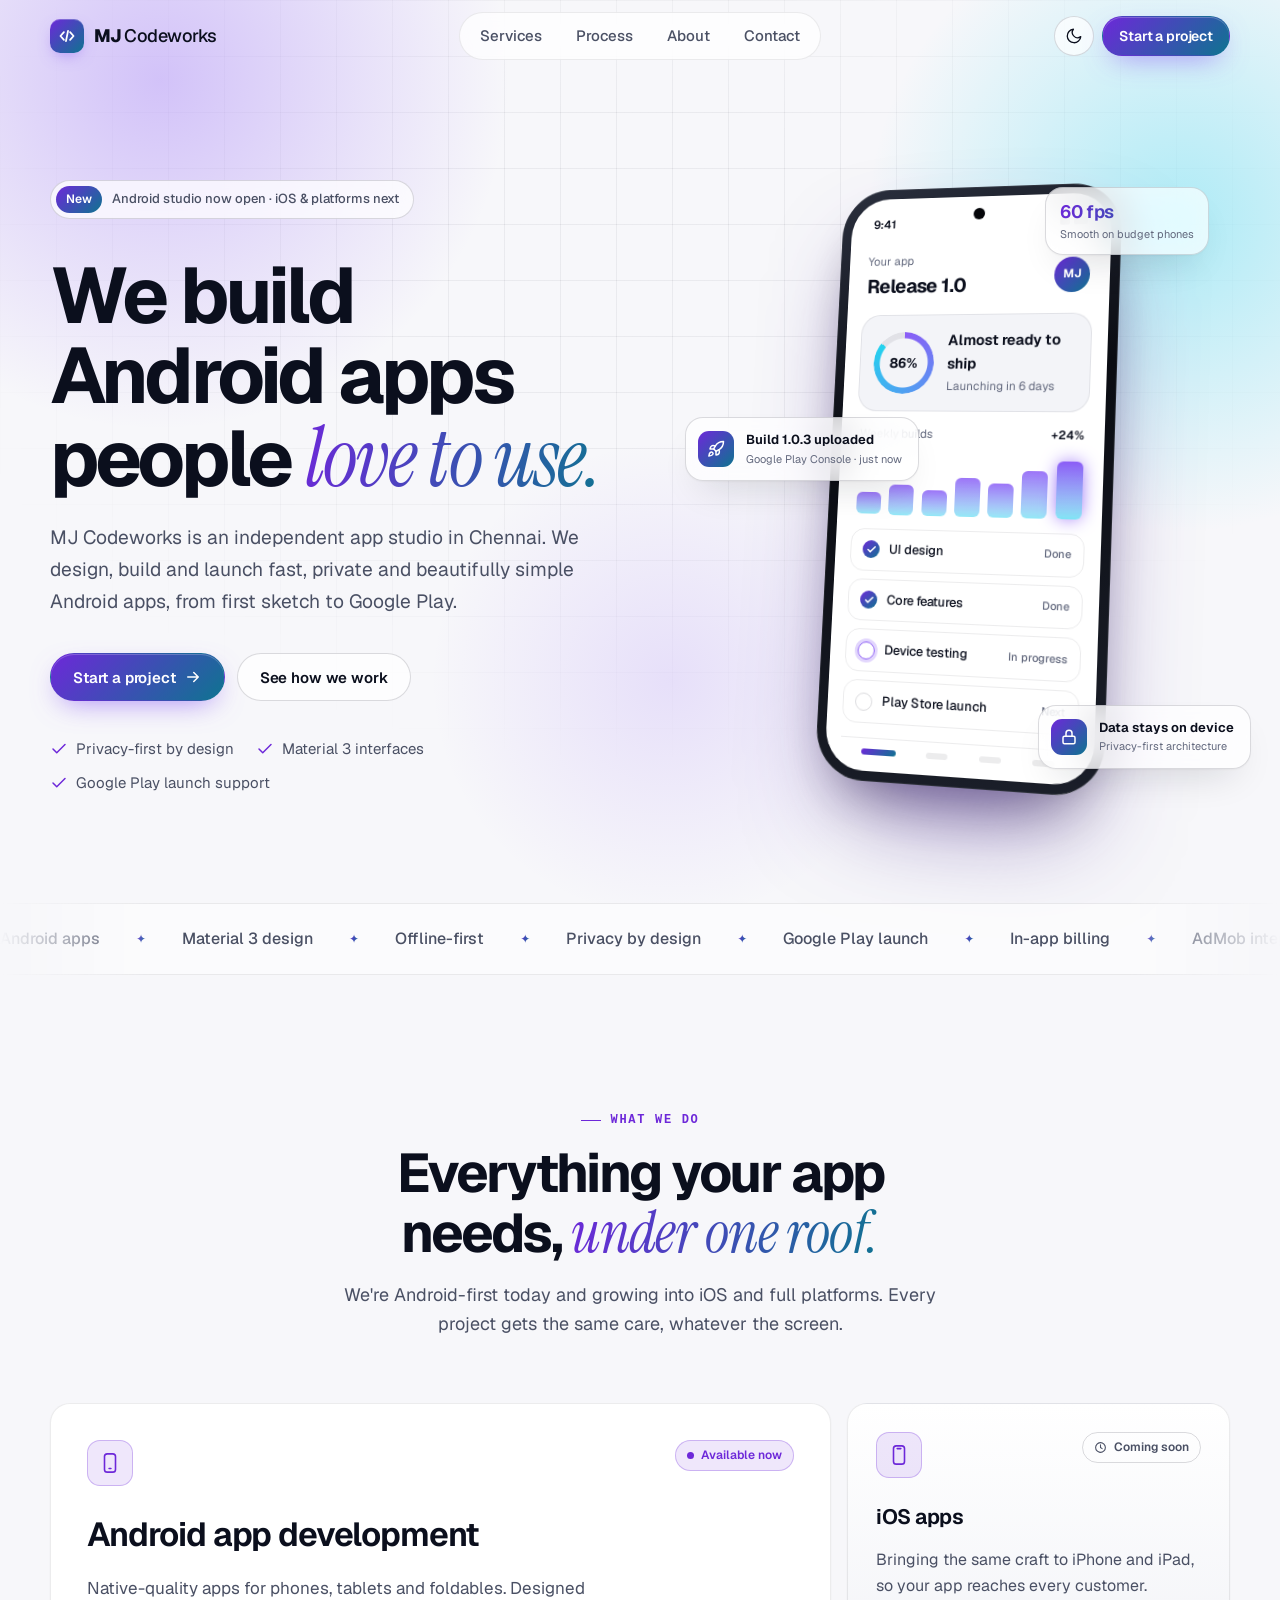
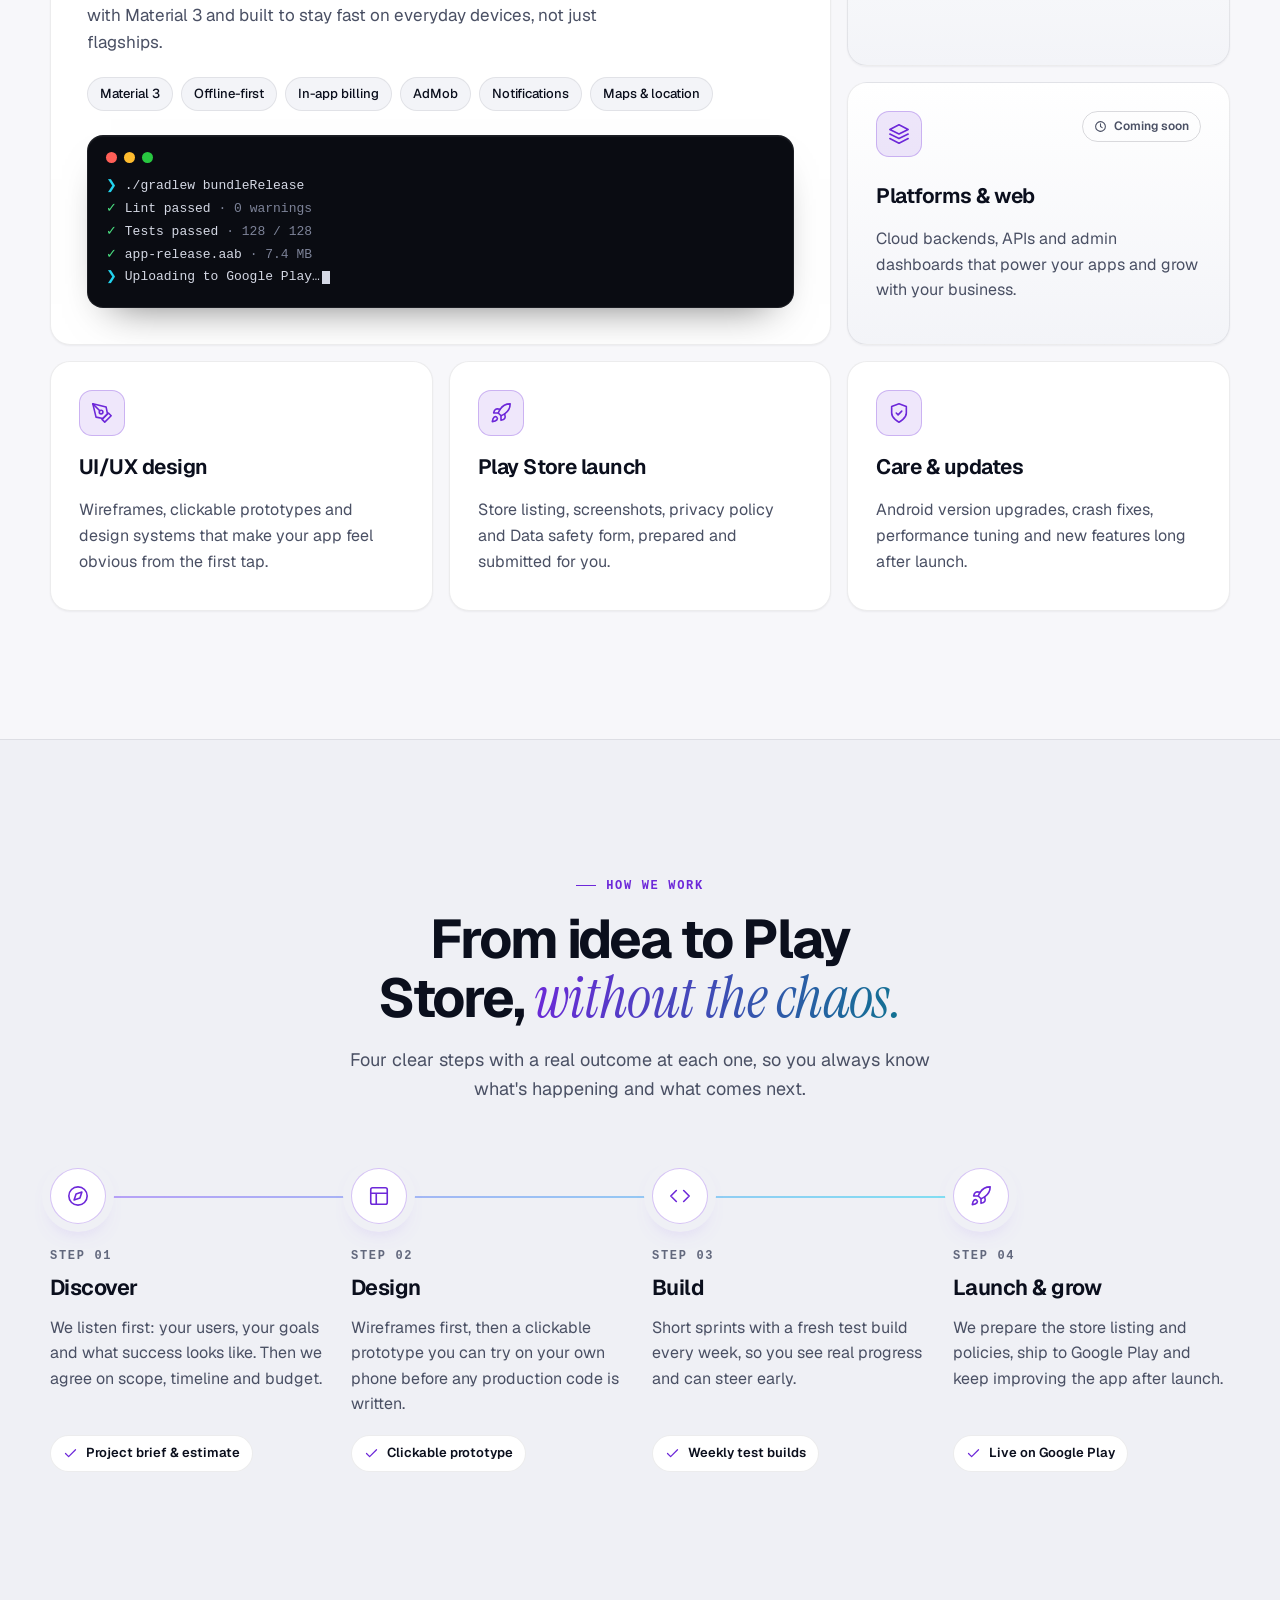
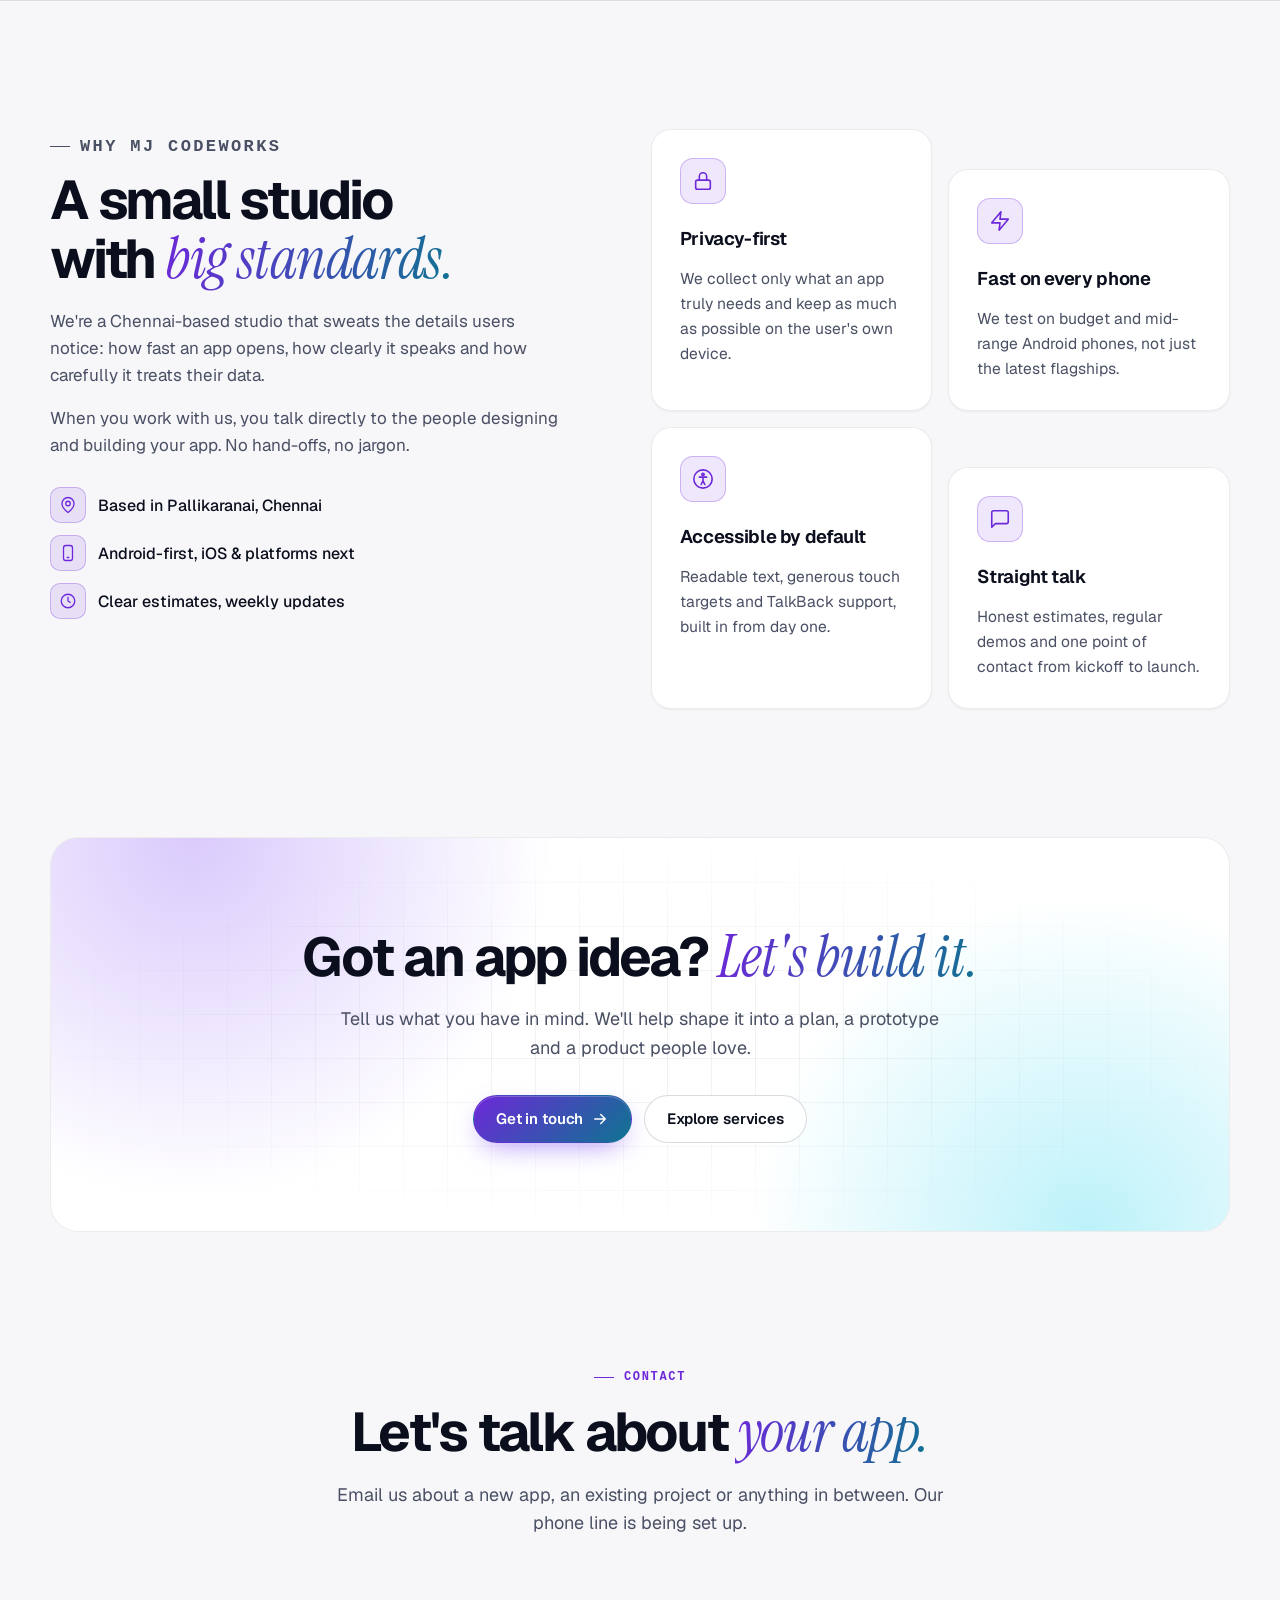
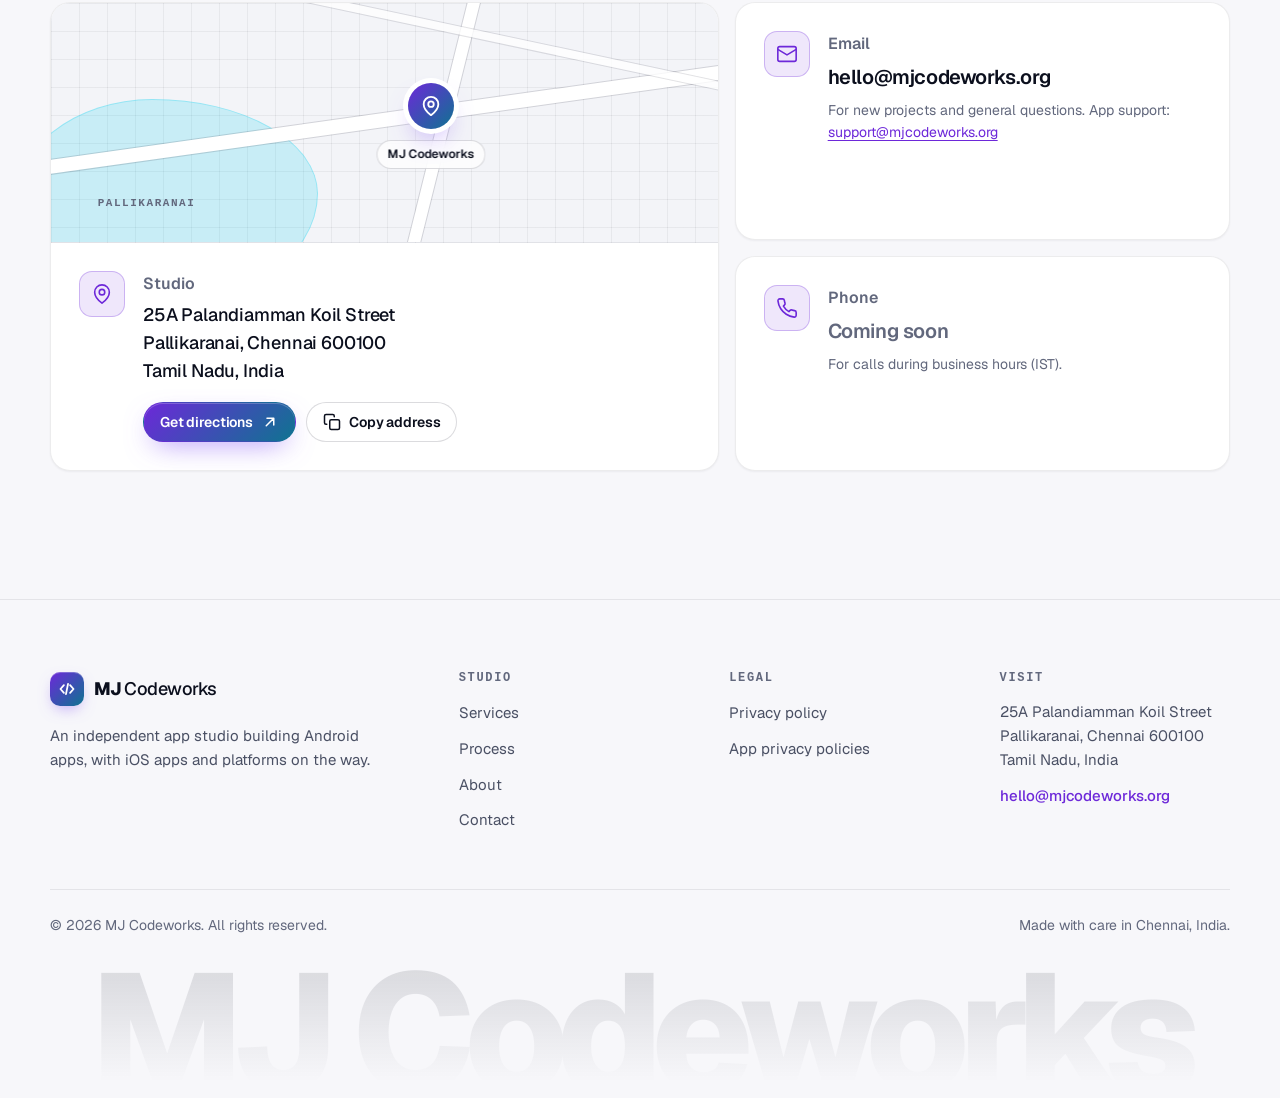
<file: site/index.html>
<!doctype html>
<html lang="en-IN">
<head>
  <meta charset="utf-8">
  <meta name="viewport" content="width=device-width, initial-scale=1">
  <title>MJ Codeworks · Android app development studio in Chennai</title>
  <meta name="description" content="MJ Codeworks is an independent app studio in Chennai, India. We design, build and launch fast, private Android apps, with iOS apps and platforms coming soon.">
  <link rel="canonical" href="https://mjcodeworks.org/">
  <meta name="theme-color" content="#f7f7fa">
  <meta property="og:type" content="website">
  <meta property="og:site_name" content="MJ Codeworks">
  <meta property="og:title" content="MJ Codeworks · Android apps people love to use">
  <meta property="og:description" content="An independent app studio in Chennai. We design, build and launch fast, private Android apps.">
  <meta property="og:url" content="https://mjcodeworks.org/">
  <meta name="twitter:card" content="summary">
  <link rel="icon" href="favicon.svg" type="image/svg+xml">
  <link rel="preload" href="assets/fonts/geist-var.woff2" as="font" type="font/woff2" crossorigin>
  <link rel="stylesheet" href="assets/css/styles.css">
  <script src="assets/js/theme.js"></script>
  <script src="assets/js/main.js" defer></script>
  <script type="application/ld+json">
  {
    "@context": "https://schema.org",
    "@type": "Organization",
    "name": "MJ Codeworks",
    "url": "https://mjcodeworks.org/",
    "email": "hello@mjcodeworks.org",
    "logo": "https://mjcodeworks.org/favicon.svg",
    "description": "Independent app studio building Android apps, with iOS apps and platforms coming soon.",
    "address": {
      "@type": "PostalAddress",
      "streetAddress": "25A Palandiamman Koil Street, Pallikaranai",
      "addressLocality": "Chennai",
      "addressRegion": "Tamil Nadu",
      "postalCode": "600100",
      "addressCountry": "IN"
    }
  }
  </script>
</head>
<body>
<a class="skip-link" href="#main">Skip to content</a>

<div class="backdrop" aria-hidden="true">
  <div class="backdrop__grid"></div>
  <div class="orb orb--1"></div>
  <div class="orb orb--2"></div>
  <div class="orb orb--3"></div>
</div>

<header class="site-header" data-header>
  <div class="container site-header__inner">
    <a class="brand" href="./">
      <span class="brand-mark" aria-hidden="true">
        <svg viewBox="0 0 32 32" fill="none" stroke="currentColor" stroke-width="2.6" stroke-linecap="round" stroke-linejoin="round"><path d="M11.5 10.5 6.5 16l5 5.5"/><path d="m20.5 10.5 5 5.5-5 5.5"/><path d="m17.5 8.5-3 15"/></svg>
      </span>
      <span><strong>MJ</strong> Codeworks</span>
    </a>
    <nav class="nav" id="site-nav" aria-label="Main">
      <a href="#services">Services</a>
      <a href="#process">Process</a>
      <a href="#about">About</a>
      <a href="#contact">Contact</a>
    </nav>
    <div class="header-actions">
      <button class="icon-btn theme-toggle" type="button" data-theme-toggle aria-label="Dark theme" aria-pressed="false">
        <svg class="icon icon--moon" viewBox="0 0 24 24" fill="none" stroke="currentColor" stroke-width="1.75" stroke-linecap="round" stroke-linejoin="round" aria-hidden="true"><path d="M21 12.8A9 9 0 1 1 11.2 3a7 7 0 0 0 9.8 9.8z"/></svg>
        <svg class="icon icon--sun" viewBox="0 0 24 24" fill="none" stroke="currentColor" stroke-width="1.75" stroke-linecap="round" stroke-linejoin="round" aria-hidden="true"><circle cx="12" cy="12" r="4"/><path d="M12 2v2M12 20v2M4.9 4.9l1.4 1.4M17.7 17.7l1.4 1.4M2 12h2M20 12h2M4.9 19.1l1.4-1.4M17.7 6.3l1.4-1.4"/></svg>
      </button>
      <a class="btn btn--primary btn--sm header-cta" href="#contact">Start a project</a>
      <button class="icon-btn menu-btn" type="button" data-menu-toggle aria-controls="site-nav" aria-expanded="false" aria-label="Menu">
        <svg class="icon icon--menu" viewBox="0 0 24 24" fill="none" stroke="currentColor" stroke-width="1.75" stroke-linecap="round" aria-hidden="true"><path d="M4 7h16M4 12h16M4 17h16"/></svg>
        <svg class="icon icon--close" viewBox="0 0 24 24" fill="none" stroke="currentColor" stroke-width="1.75" stroke-linecap="round" aria-hidden="true"><path d="M6 6l12 12M18 6 6 18"/></svg>
      </button>
    </div>
  </div>
</header>

<main id="main">

  <!-- Hero -->
  <section class="hero" aria-labelledby="hero-title">
    <div class="container hero__inner">
      <div class="hero__copy">
        <p class="pill" data-enter style="--i:0"><span class="pill__tag">New</span><span>Android studio now open<span class="pill__more"> · iOS &amp; platforms next</span></span></p>
        <h1 id="hero-title" data-enter style="--i:1">We build Android apps people <span class="serif-accent gradient-text">love to use.</span></h1>
        <p class="lead" data-enter style="--i:2">MJ Codeworks is an independent app studio in Chennai. We design, build and launch fast, private and beautifully simple Android apps, from first sketch to Google Play.</p>
        <div class="hero__actions" data-enter style="--i:3">
          <a class="btn btn--primary" href="#contact">
            Start a project
            <svg class="icon icon--arrow" viewBox="0 0 24 24" fill="none" stroke="currentColor" stroke-width="2" stroke-linecap="round" stroke-linejoin="round" aria-hidden="true"><path d="M5 12h14M13 6l6 6-6 6"/></svg>
          </a>
          <a class="btn btn--ghost" href="#process">See how we work</a>
        </div>
        <ul class="check-list" data-enter style="--i:4">
          <li><svg class="icon" viewBox="0 0 24 24" fill="none" stroke="currentColor" stroke-width="2" stroke-linecap="round" stroke-linejoin="round" aria-hidden="true"><path d="M20 6 9 17l-5-5"/></svg>Privacy-first by design</li>
          <li><svg class="icon" viewBox="0 0 24 24" fill="none" stroke="currentColor" stroke-width="2" stroke-linecap="round" stroke-linejoin="round" aria-hidden="true"><path d="M20 6 9 17l-5-5"/></svg>Material 3 interfaces</li>
          <li><svg class="icon" viewBox="0 0 24 24" fill="none" stroke="currentColor" stroke-width="2" stroke-linecap="round" stroke-linejoin="round" aria-hidden="true"><path d="M20 6 9 17l-5-5"/></svg>Google Play launch support</li>
        </ul>
      </div>

      <div class="hero__visual" aria-hidden="true">
        <div class="device">
          <div class="device__screen">
            <div class="app-status"><span>9:41</span><span><i></i><i></i></span></div>
            <div class="app-top">
              <div>
                <p class="app-kicker">Your app</p>
                <p class="app-title">Release 1.0</p>
              </div>
              <span class="app-avatar">MJ</span>
            </div>
            <div class="app-card">
              <div class="ring"><span>86%</span></div>
              <div>
                <p class="app-card__title">Almost ready to ship</p>
                <p class="app-card__sub">Launching in 6 days</p>
              </div>
            </div>
            <p class="app-section-label"><span>Weekly builds</span><b>+24%</b></p>
            <div class="app-bars">
              <span style="--h:38%;--i:0"></span><span style="--h:52%;--i:1"></span><span style="--h:44%;--i:2"></span><span style="--h:66%;--i:3"></span><span style="--h:58%;--i:4"></span><span style="--h:80%;--i:5"></span><span style="--h:96%;--i:6"></span>
            </div>
            <ul class="app-tasks">
              <li class="is-done"><span class="task-dot"><svg viewBox="0 0 24 24" fill="none" stroke="currentColor" stroke-width="3.5" stroke-linecap="round" stroke-linejoin="round"><path d="M20 6 9 17l-5-5"/></svg></span>UI design<em>Done</em></li>
              <li class="is-done"><span class="task-dot"><svg viewBox="0 0 24 24" fill="none" stroke="currentColor" stroke-width="3.5" stroke-linecap="round" stroke-linejoin="round"><path d="M20 6 9 17l-5-5"/></svg></span>Core features<em>Done</em></li>
              <li class="is-active"><span class="task-dot"></span>Device testing<em>In progress</em></li>
              <li><span class="task-dot"></span>Play Store launch<em>Next</em></li>
            </ul>
            <div class="app-nav"><span></span><span></span><span></span><span></span></div>
          </div>
        </div>

        <div class="float-card float-card--a">
          <span class="float-card__icon">
            <svg class="icon" viewBox="0 0 24 24" fill="none" stroke="currentColor" stroke-width="2" stroke-linecap="round" stroke-linejoin="round"><path d="M4.5 16.5c-1.5 1.26-2 5-2 5s3.74-.5 5-2c.71-.84.7-2.13-.09-2.91a2.18 2.18 0 0 0-2.91-.09z"/><path d="m12 15-3-3a22 22 0 0 1 2-3.95A12.88 12.88 0 0 1 22 2c0 2.72-.78 7.5-6 11a22.35 22.35 0 0 1-4 2z"/><path d="M9 12H4s.55-3.03 2-4c1.62-1.08 5 0 5 0M12 15v5s3.03-.55 4-2c1.08-1.62 0-5 0-5"/></svg>
          </span>
          <span><strong>Build 1.0.3 uploaded</strong><small>Google Play Console · just now</small></span>
        </div>
        <div class="float-card float-card--b">
          <span class="float-card__icon">
            <svg class="icon" viewBox="0 0 24 24" fill="none" stroke="currentColor" stroke-width="2" stroke-linecap="round" stroke-linejoin="round"><rect x="4" y="11" width="16" height="10" rx="2"/><path d="M8 11V7a4 4 0 0 1 8 0v4"/></svg>
          </span>
          <span><strong>Data stays on device</strong><small>Privacy-first architecture</small></span>
        </div>
        <div class="float-card float-card--c">
          <span><strong class="gradient-text">60 fps</strong><small>Smooth on budget phones</small></span>
        </div>
      </div>
    </div>
  </section>

  <!-- Capabilities marquee -->
  <section class="marquee" aria-label="What we focus on">
    <div class="marquee__track">
      <ul class="marquee__list">
        <li>Android apps</li><li>Material 3 design</li><li>Offline-first</li><li>Privacy by design</li><li>Google Play launch</li><li>In-app billing</li><li>AdMob integration</li><li>Accessibility</li><li>Performance tuning</li><li>iOS apps · coming soon</li><li>Platforms · coming soon</li>
      </ul>
      <ul class="marquee__list" aria-hidden="true">
        <li>Android apps</li><li>Material 3 design</li><li>Offline-first</li><li>Privacy by design</li><li>Google Play launch</li><li>In-app billing</li><li>AdMob integration</li><li>Accessibility</li><li>Performance tuning</li><li>iOS apps · coming soon</li><li>Platforms · coming soon</li>
      </ul>
    </div>
  </section>

  <!-- Services -->
  <section class="section" id="services" aria-labelledby="services-title">
    <div class="container">
      <header class="section-head" data-reveal>
        <p class="kicker">What we do</p>
        <h2 class="section-title" id="services-title">Everything your app needs, <span class="serif-accent gradient-text">under one roof.</span></h2>
        <p class="section-lead">We're Android-first today and growing into iOS and full platforms. Every project gets the same care, whatever the screen.</p>
      </header>

      <div class="bento">
        <article class="card bento-card bento-card--feature" data-spotlight data-reveal>
          <div class="bento-card__head">
            <span class="icon-tile">
              <svg class="icon" viewBox="0 0 24 24" fill="none" stroke="currentColor" stroke-width="1.75" stroke-linecap="round" stroke-linejoin="round" aria-hidden="true"><rect x="6" y="2" width="12" height="20" rx="3"/><path d="M11 18h2"/></svg>
            </span>
            <span class="status status--live">Available now</span>
          </div>
          <h3>Android app development</h3>
          <p>Native-quality apps for phones, tablets and foldables. Designed with Material 3 and built to stay fast on everyday devices, not just flagships.</p>
          <ul class="chips" aria-label="Android capabilities">
            <li>Material 3</li><li>Offline-first</li><li>In-app billing</li><li>AdMob</li><li>Notifications</li><li>Maps &amp; location</li>
          </ul>
          <div class="terminal" aria-hidden="true">
            <div class="terminal__bar"><span></span><span></span><span></span></div>
            <span class="terminal__line" style="--l:0"><span class="t-prompt">❯</span> ./gradlew bundleRelease</span>
            <span class="terminal__line" style="--l:1"><span class="t-ok">✓</span> Lint passed <span class="t-dim">· 0 warnings</span></span>
            <span class="terminal__line" style="--l:2"><span class="t-ok">✓</span> Tests passed <span class="t-dim">· 128 / 128</span></span>
            <span class="terminal__line" style="--l:3"><span class="t-ok">✓</span> app-release.aab <span class="t-dim">· 7.4 MB</span></span>
            <span class="terminal__line" style="--l:4"><span class="t-prompt">❯</span> Uploading to Google Play…<span class="caret"></span></span>
          </div>
        </article>

        <article class="card bento-card bento-card--soon" data-spotlight data-reveal style="--i:1">
          <div class="bento-card__head">
            <span class="icon-tile">
              <svg class="icon" viewBox="0 0 24 24" fill="none" stroke="currentColor" stroke-width="1.75" stroke-linecap="round" stroke-linejoin="round" aria-hidden="true"><rect x="6" y="2" width="12" height="20" rx="3"/><path d="M10 5h4"/></svg>
            </span>
            <span class="status">
              <svg class="icon" viewBox="0 0 24 24" fill="none" stroke="currentColor" stroke-width="2" stroke-linecap="round" stroke-linejoin="round" aria-hidden="true"><circle cx="12" cy="12" r="9"/><path d="M12 7v5l3 2"/></svg>
              Coming soon
            </span>
          </div>
          <h3>iOS apps</h3>
          <p>Bringing the same craft to iPhone and iPad, so your app reaches every customer.</p>
        </article>

        <article class="card bento-card bento-card--soon" data-spotlight data-reveal style="--i:2">
          <div class="bento-card__head">
            <span class="icon-tile">
              <svg class="icon" viewBox="0 0 24 24" fill="none" stroke="currentColor" stroke-width="1.75" stroke-linecap="round" stroke-linejoin="round" aria-hidden="true"><path d="m12 2 10 5-10 5L2 7l10-5z"/><path d="m2 17 10 5 10-5"/><path d="m2 12 10 5 10-5"/></svg>
            </span>
            <span class="status">
              <svg class="icon" viewBox="0 0 24 24" fill="none" stroke="currentColor" stroke-width="2" stroke-linecap="round" stroke-linejoin="round" aria-hidden="true"><circle cx="12" cy="12" r="9"/><path d="M12 7v5l3 2"/></svg>
              Coming soon
            </span>
          </div>
          <h3>Platforms &amp; web</h3>
          <p>Cloud backends, APIs and admin dashboards that power your apps and grow with your business.</p>
        </article>

        <article class="card bento-card" data-spotlight data-reveal>
          <span class="icon-tile">
            <svg class="icon" viewBox="0 0 24 24" fill="none" stroke="currentColor" stroke-width="1.75" stroke-linecap="round" stroke-linejoin="round" aria-hidden="true"><path d="m12 19 7-7 3 3-7 7-3-3z"/><path d="m18 13-1.5-7.5L2 2l3.5 14.5L13 18l5-5z"/><path d="m2 2 7.59 7.59"/><circle cx="11" cy="11" r="2"/></svg>
          </span>
          <h3>UI/UX design</h3>
          <p>Wireframes, clickable prototypes and design systems that make your app feel obvious from the first tap.</p>
        </article>

        <article class="card bento-card" data-spotlight data-reveal style="--i:1">
          <span class="icon-tile">
            <svg class="icon" viewBox="0 0 24 24" fill="none" stroke="currentColor" stroke-width="1.75" stroke-linecap="round" stroke-linejoin="round" aria-hidden="true"><path d="M4.5 16.5c-1.5 1.26-2 5-2 5s3.74-.5 5-2c.71-.84.7-2.13-.09-2.91a2.18 2.18 0 0 0-2.91-.09z"/><path d="m12 15-3-3a22 22 0 0 1 2-3.95A12.88 12.88 0 0 1 22 2c0 2.72-.78 7.5-6 11a22.35 22.35 0 0 1-4 2z"/><path d="M9 12H4s.55-3.03 2-4c1.62-1.08 5 0 5 0M12 15v5s3.03-.55 4-2c1.08-1.62 0-5 0-5"/></svg>
          </span>
          <h3>Play Store launch</h3>
          <p>Store listing, screenshots, privacy policy and Data safety form, prepared and submitted for you.</p>
        </article>

        <article class="card bento-card" data-spotlight data-reveal style="--i:2">
          <span class="icon-tile">
            <svg class="icon" viewBox="0 0 24 24" fill="none" stroke="currentColor" stroke-width="1.75" stroke-linecap="round" stroke-linejoin="round" aria-hidden="true"><path d="M12 22s8-4 8-10V5l-8-3-8 3v7c0 6 8 10 8 10z"/><path d="m9 12 2 2 4-4"/></svg>
          </span>
          <h3>Care &amp; updates</h3>
          <p>Android version upgrades, crash fixes, performance tuning and new features long after launch.</p>
        </article>
      </div>
    </div>
  </section>

  <!-- Process -->
  <section class="section section--alt" id="process" aria-labelledby="process-title">
    <div class="container">
      <header class="section-head" data-reveal>
        <p class="kicker">How we work</p>
        <h2 class="section-title" id="process-title">From idea to Play Store, <span class="serif-accent gradient-text">without the chaos.</span></h2>
        <p class="section-lead">Four clear steps with a real outcome at each one, so you always know what's happening and what comes next.</p>
      </header>

      <ol class="process" data-observe>
        <li class="step" data-reveal>
          <span class="step__badge">
            <svg class="icon" viewBox="0 0 24 24" fill="none" stroke="currentColor" stroke-width="1.75" stroke-linecap="round" stroke-linejoin="round" aria-hidden="true"><circle cx="12" cy="12" r="10"/><path d="m16.24 7.76-2.12 6.36-6.36 2.12 2.12-6.36 6.36-2.12z"/></svg>
          </span>
          <span class="step__num">STEP 01</span>
          <h3>Discover</h3>
          <p>We listen first: your users, your goals and what success looks like. Then we agree on scope, timeline and budget.</p>
          <span class="step__out"><svg class="icon" viewBox="0 0 24 24" fill="none" stroke="currentColor" stroke-width="2" stroke-linecap="round" stroke-linejoin="round" aria-hidden="true"><path d="M20 6 9 17l-5-5"/></svg>Project brief &amp; estimate</span>
        </li>
        <li class="step" data-reveal style="--i:1">
          <span class="step__badge">
            <svg class="icon" viewBox="0 0 24 24" fill="none" stroke="currentColor" stroke-width="1.75" stroke-linecap="round" stroke-linejoin="round" aria-hidden="true"><rect x="3" y="3" width="18" height="18" rx="2"/><path d="M3 9h18M9 21V9"/></svg>
          </span>
          <span class="step__num">STEP 02</span>
          <h3>Design</h3>
          <p>Wireframes first, then a clickable prototype you can try on your own phone before any production code is written.</p>
          <span class="step__out"><svg class="icon" viewBox="0 0 24 24" fill="none" stroke="currentColor" stroke-width="2" stroke-linecap="round" stroke-linejoin="round" aria-hidden="true"><path d="M20 6 9 17l-5-5"/></svg>Clickable prototype</span>
        </li>
        <li class="step" data-reveal style="--i:2">
          <span class="step__badge">
            <svg class="icon" viewBox="0 0 24 24" fill="none" stroke="currentColor" stroke-width="1.75" stroke-linecap="round" stroke-linejoin="round" aria-hidden="true"><path d="m16 18 6-6-6-6M8 6l-6 6 6 6"/></svg>
          </span>
          <span class="step__num">STEP 03</span>
          <h3>Build</h3>
          <p>Short sprints with a fresh test build every week, so you see real progress and can steer early.</p>
          <span class="step__out"><svg class="icon" viewBox="0 0 24 24" fill="none" stroke="currentColor" stroke-width="2" stroke-linecap="round" stroke-linejoin="round" aria-hidden="true"><path d="M20 6 9 17l-5-5"/></svg>Weekly test builds</span>
        </li>
        <li class="step" data-reveal style="--i:3">
          <span class="step__badge">
            <svg class="icon" viewBox="0 0 24 24" fill="none" stroke="currentColor" stroke-width="1.75" stroke-linecap="round" stroke-linejoin="round" aria-hidden="true"><path d="M4.5 16.5c-1.5 1.26-2 5-2 5s3.74-.5 5-2c.71-.84.7-2.13-.09-2.91a2.18 2.18 0 0 0-2.91-.09z"/><path d="m12 15-3-3a22 22 0 0 1 2-3.95A12.88 12.88 0 0 1 22 2c0 2.72-.78 7.5-6 11a22.35 22.35 0 0 1-4 2z"/><path d="M9 12H4s.55-3.03 2-4c1.62-1.08 5 0 5 0M12 15v5s3.03-.55 4-2c1.08-1.62 0-5 0-5"/></svg>
          </span>
          <span class="step__num">STEP 04</span>
          <h3>Launch &amp; grow</h3>
          <p>We prepare the store listing and policies, ship to Google Play and keep improving the app after launch.</p>
          <span class="step__out"><svg class="icon" viewBox="0 0 24 24" fill="none" stroke="currentColor" stroke-width="2" stroke-linecap="round" stroke-linejoin="round" aria-hidden="true"><path d="M20 6 9 17l-5-5"/></svg>Live on Google Play</span>
        </li>
      </ol>
    </div>
  </section>

  <!-- About -->
  <section class="section" id="about" aria-labelledby="about-title">
    <div class="container about">
      <div class="about__intro" data-reveal>
        <p class="kicker">Why MJ Codeworks</p>
        <h2 class="section-title" id="about-title">A small studio with <span class="serif-accent gradient-text">big standards.</span></h2>
        <p>We're a Chennai-based studio that sweats the details users notice: how fast an app opens, how clearly it speaks and how carefully it treats their data.</p>
        <p>When you work with us, you talk directly to the people designing and building your app. No hand-offs, no jargon.</p>
        <ul class="facts">
          <li>
            <span class="icon-tile"><svg class="icon" viewBox="0 0 24 24" fill="none" stroke="currentColor" stroke-width="1.75" stroke-linecap="round" stroke-linejoin="round" aria-hidden="true"><path d="M20 10c0 6-8 12-8 12s-8-6-8-12a8 8 0 0 1 16 0z"/><circle cx="12" cy="10" r="3"/></svg></span>
            Based in Pallikaranai, Chennai
          </li>
          <li>
            <span class="icon-tile"><svg class="icon" viewBox="0 0 24 24" fill="none" stroke="currentColor" stroke-width="1.75" stroke-linecap="round" stroke-linejoin="round" aria-hidden="true"><rect x="6" y="2" width="12" height="20" rx="3"/><path d="M11 18h2"/></svg></span>
            Android-first, iOS &amp; platforms next
          </li>
          <li>
            <span class="icon-tile"><svg class="icon" viewBox="0 0 24 24" fill="none" stroke="currentColor" stroke-width="1.75" stroke-linecap="round" stroke-linejoin="round" aria-hidden="true"><circle cx="12" cy="12" r="9"/><path d="M12 7v5l3 2"/></svg></span>
            Clear estimates, weekly updates
          </li>
        </ul>
      </div>

      <div class="principles">
        <article class="card principle" data-spotlight data-reveal>
          <span class="icon-tile"><svg class="icon" viewBox="0 0 24 24" fill="none" stroke="currentColor" stroke-width="1.75" stroke-linecap="round" stroke-linejoin="round" aria-hidden="true"><rect x="4" y="11" width="16" height="10" rx="2"/><path d="M8 11V7a4 4 0 0 1 8 0v4"/></svg></span>
          <h3>Privacy-first</h3>
          <p>We collect only what an app truly needs and keep as much as possible on the user's own device.</p>
        </article>
        <article class="card principle" data-spotlight data-reveal style="--i:1">
          <span class="icon-tile"><svg class="icon" viewBox="0 0 24 24" fill="none" stroke="currentColor" stroke-width="1.75" stroke-linecap="round" stroke-linejoin="round" aria-hidden="true"><path d="M13 2 3 14h9l-1 8 10-12h-9l1-8z"/></svg></span>
          <h3>Fast on every phone</h3>
          <p>We test on budget and mid-range Android phones, not just the latest flagships.</p>
        </article>
        <article class="card principle" data-spotlight data-reveal style="--i:2">
          <span class="icon-tile"><svg class="icon" viewBox="0 0 24 24" fill="none" stroke="currentColor" stroke-width="1.75" stroke-linecap="round" stroke-linejoin="round" aria-hidden="true"><circle cx="12" cy="12" r="10"/><circle cx="12" cy="7" r="1.25"/><path d="M8 10h8M12 10v4M10 18l2-4 2 4"/></svg></span>
          <h3>Accessible by default</h3>
          <p>Readable text, generous touch targets and TalkBack support, built in from day one.</p>
        </article>
        <article class="card principle" data-spotlight data-reveal style="--i:3">
          <span class="icon-tile"><svg class="icon" viewBox="0 0 24 24" fill="none" stroke="currentColor" stroke-width="1.75" stroke-linecap="round" stroke-linejoin="round" aria-hidden="true"><path d="M21 15a2 2 0 0 1-2 2H7l-4 4V5a2 2 0 0 1 2-2h14a2 2 0 0 1 2 2z"/></svg></span>
          <h3>Straight talk</h3>
          <p>Honest estimates, regular demos and one point of contact from kickoff to launch.</p>
        </article>
      </div>
    </div>
  </section>

  <!-- CTA -->
  <section class="container" aria-labelledby="cta-title">
    <div class="cta" data-reveal>
      <h2 class="section-title" id="cta-title">Got an app idea? <span class="serif-accent gradient-text">Let's build it.</span></h2>
      <p class="section-lead">Tell us what you have in mind. We'll help shape it into a plan, a prototype and a product people love.</p>
      <div class="cta__actions">
        <a class="btn btn--primary" href="mailto:hello@mjcodeworks.org?subject=New%20app%20project">
          Get in touch
          <svg class="icon icon--arrow" viewBox="0 0 24 24" fill="none" stroke="currentColor" stroke-width="2" stroke-linecap="round" stroke-linejoin="round" aria-hidden="true"><path d="M5 12h14M13 6l6 6-6 6"/></svg>
        </a>
        <a class="btn btn--ghost" href="#services">Explore services</a>
      </div>
    </div>
  </section>

  <!-- Contact -->
  <section class="section" id="contact" aria-labelledby="contact-title">
    <div class="container">
      <header class="section-head" data-reveal>
        <p class="kicker">Contact</p>
        <h2 class="section-title" id="contact-title">Let's talk about <span class="serif-accent gradient-text">your app.</span></h2>
        <p class="section-lead">Email us about a new app, an existing project or anything in between. Our phone line is being set up.</p>
      </header>

      <div class="contact-grid">
        <article class="card contact-card contact-card--address" data-spotlight data-reveal>
          <div class="map-art" aria-hidden="true">
            <span class="map-art__marsh"></span>
            <span class="map-art__road map-art__road--1"></span>
            <span class="map-art__road map-art__road--2"></span>
            <span class="map-art__road map-art__road--3"></span>
            <span class="map-art__pin"><svg class="icon" viewBox="0 0 24 24" fill="none" stroke="currentColor" stroke-width="2" stroke-linecap="round" stroke-linejoin="round"><path d="M20 10c0 6-8 12-8 12s-8-6-8-12a8 8 0 0 1 16 0z"/><circle cx="12" cy="10" r="3"/></svg></span>
            <span class="map-art__label">MJ Codeworks</span>
            <span class="map-art__area">Pallikaranai</span>
          </div>
          <div class="contact-card__body">
            <span class="icon-tile"><svg class="icon" viewBox="0 0 24 24" fill="none" stroke="currentColor" stroke-width="1.75" stroke-linecap="round" stroke-linejoin="round" aria-hidden="true"><path d="M20 10c0 6-8 12-8 12s-8-6-8-12a8 8 0 0 1 16 0z"/><circle cx="12" cy="10" r="3"/></svg></span>
            <div>
              <h3>Studio</h3>
              <address>
                25A Palandiamman Koil Street<br>
                Pallikaranai, Chennai 600100<br>
                Tamil Nadu, India
              </address>
              <div class="contact-actions">
                <a class="btn btn--primary btn--sm" href="https://www.google.com/maps/search/?api=1&amp;query=25A+Palandiamman+Koil+Street%2C+Pallikaranai%2C+Chennai+600100" target="_blank" rel="noopener">
                  Get directions
                  <svg class="icon" viewBox="0 0 24 24" fill="none" stroke="currentColor" stroke-width="2" stroke-linecap="round" stroke-linejoin="round" aria-hidden="true"><path d="M7 17 17 7M8 7h9v9"/></svg>
                  <span class="sr-only">(opens Google Maps in a new tab)</span>
                </a>
                <button class="btn btn--ghost btn--sm" type="button" data-copy="25A Palandiamman Koil Street, Pallikaranai, Chennai 600100, Tamil Nadu, India">
                  <svg class="icon" viewBox="0 0 24 24" fill="none" stroke="currentColor" stroke-width="2" stroke-linecap="round" stroke-linejoin="round" aria-hidden="true"><rect x="9" y="9" width="13" height="13" rx="2"/><path d="M5 15H4a2 2 0 0 1-2-2V4a2 2 0 0 1 2-2h9a2 2 0 0 1 2 2v1"/></svg>
                  <span data-copy-label aria-live="polite">Copy address</span>
                </button>
              </div>
            </div>
          </div>
        </article>

        <article class="card contact-card" data-spotlight data-reveal style="--i:1">
          <span class="icon-tile"><svg class="icon" viewBox="0 0 24 24" fill="none" stroke="currentColor" stroke-width="1.75" stroke-linecap="round" stroke-linejoin="round" aria-hidden="true"><rect x="2" y="4" width="20" height="16" rx="2"/><path d="m22 7-10 6L2 7"/></svg></span>
          <div>
            <h3>Email</h3>
            <a class="contact-card__value" href="mailto:hello@mjcodeworks.org">hello@mjcodeworks.org</a>
            <p class="contact-card__note">For new projects and general questions. App support:
              <a href="mailto:support@mjcodeworks.org">support@mjcodeworks.org</a></p>
          </div>
        </article>

        <article class="card contact-card" data-spotlight data-reveal style="--i:2">
          <span class="icon-tile"><svg class="icon" viewBox="0 0 24 24" fill="none" stroke="currentColor" stroke-width="1.75" stroke-linecap="round" stroke-linejoin="round" aria-hidden="true"><path d="M22 16.92v3a2 2 0 0 1-2.18 2 19.79 19.79 0 0 1-8.63-3.07 19.5 19.5 0 0 1-6-6 19.79 19.79 0 0 1-3.07-8.67A2 2 0 0 1 4.11 2h3a2 2 0 0 1 2 1.72c.13.96.36 1.9.7 2.81a2 2 0 0 1-.45 2.11L8.09 9.91a16 16 0 0 0 6 6l1.27-1.27a2 2 0 0 1 2.11-.45c.91.34 1.85.57 2.81.7A2 2 0 0 1 22 16.92z"/></svg></span>
          <div>
            <h3>Phone</h3>
            <!-- Replace with: <a class="contact-card__value" href="tel:+91XXXXXXXXXX">+91 XXXXX XXXXX</a> -->
            <p class="contact-card__value"><span class="placeholder">Coming soon</span></p>
            <p class="contact-card__note">For calls during business hours (IST).</p>
          </div>
        </article>
      </div>
    </div>
  </section>
</main>

<footer class="site-footer">
  <div class="container">
    <div class="footer-grid">
      <div class="footer-brand">
        <a class="brand" href="./">
          <span class="brand-mark" aria-hidden="true">
            <svg viewBox="0 0 32 32" fill="none" stroke="currentColor" stroke-width="2.6" stroke-linecap="round" stroke-linejoin="round"><path d="M11.5 10.5 6.5 16l5 5.5"/><path d="m20.5 10.5 5 5.5-5 5.5"/><path d="m17.5 8.5-3 15"/></svg>
          </span>
          <span><strong>MJ</strong> Codeworks</span>
        </a>
        <p>An independent app studio building Android apps, with iOS apps and platforms on the way.</p>
      </div>
      <nav aria-label="Studio">
        <p class="footer-title">Studio</p>
        <ul class="footer-links">
          <li><a href="#services">Services</a></li>
          <li><a href="#process">Process</a></li>
          <li><a href="#about">About</a></li>
          <li><a href="#contact">Contact</a></li>
        </ul>
      </nav>
      <nav aria-label="Legal">
        <p class="footer-title">Legal</p>
        <ul class="footer-links">
          <li><a href="privacy/">Privacy policy</a></li>
          <li><a href="privacy/#apps">App privacy policies</a></li>
        </ul>
      </nav>
      <div>
        <p class="footer-title">Visit</p>
        <address class="footer-address">25A Palandiamman Koil Street<br>Pallikaranai, Chennai 600100<br>Tamil Nadu, India</address>
        <a class="footer-email" href="mailto:hello@mjcodeworks.org">hello@mjcodeworks.org</a>
      </div>
    </div>
    <div class="footer-bottom">
      <p>© <span data-year>2026</span> MJ Codeworks. All rights reserved.</p>
      <p>Made with care in Chennai, India.</p>
    </div>
  </div>
  <p class="footer-wordmark" aria-hidden="true">MJ Codeworks</p>
</footer>
</body>
</html>
</file>
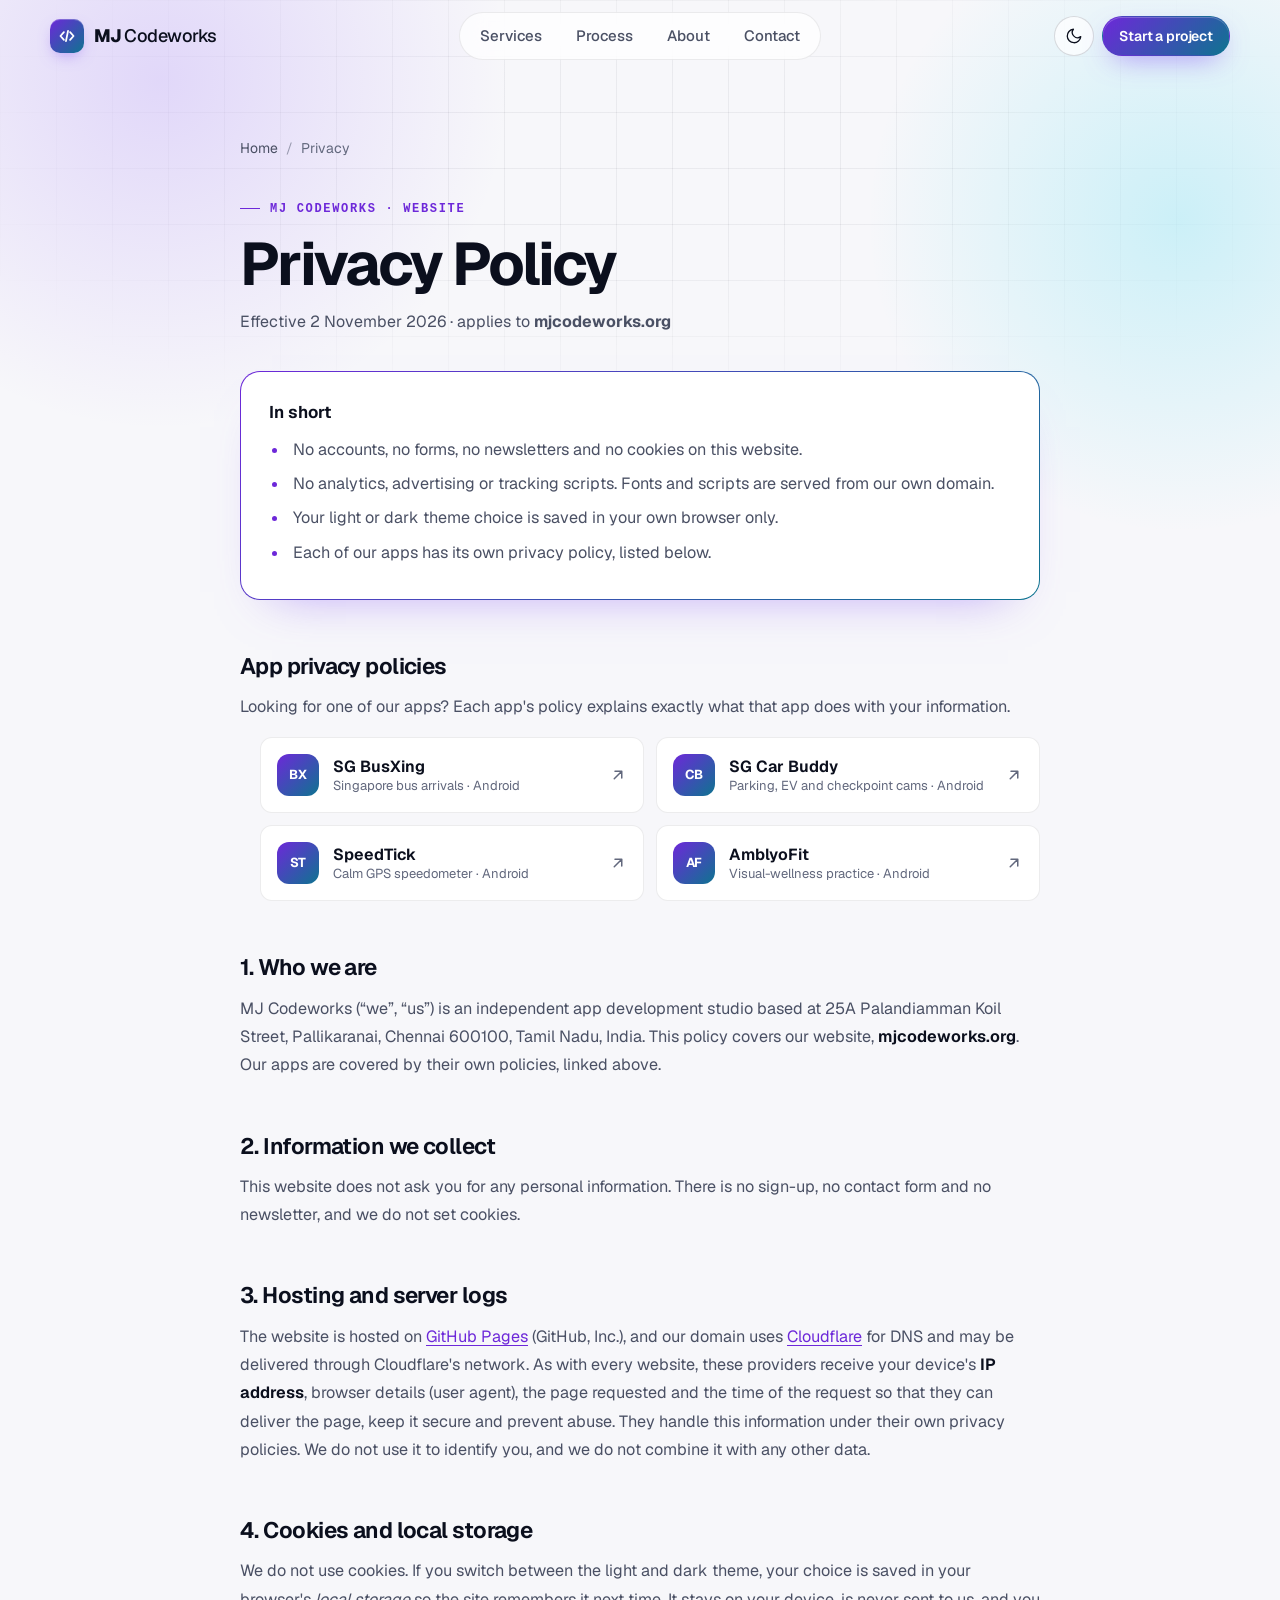
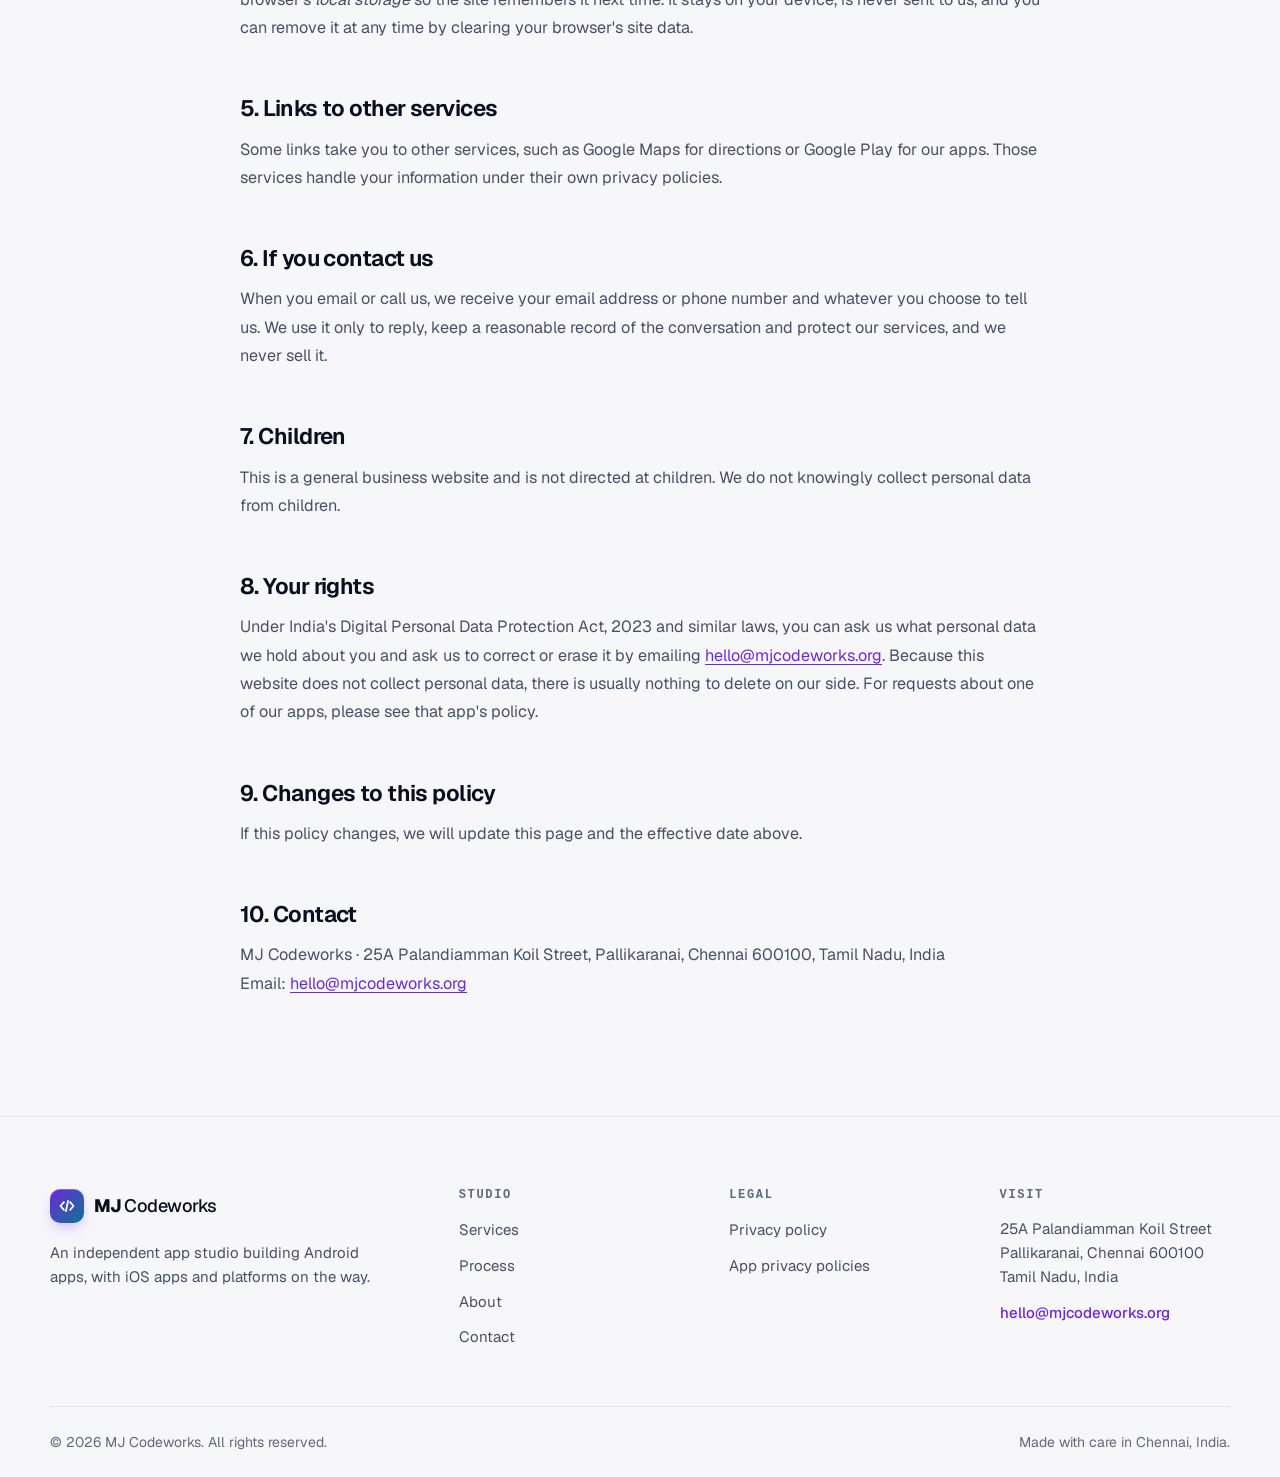
<file: site/privacy/index.html>
<!doctype html>
<html lang="en-IN">
<head>
  <meta charset="utf-8">
  <meta name="viewport" content="width=device-width, initial-scale=1">
  <title>Privacy Policy · MJ Codeworks</title>
  <meta name="description" content="Privacy policy for the MJ Codeworks website, with links to the privacy policy of each MJ Codeworks app.">
  <link rel="canonical" href="https://mjcodeworks.org/privacy/">
  <meta name="theme-color" content="#f7f7fa">
  <link rel="icon" href="../favicon.svg" type="image/svg+xml">
  <link rel="preload" href="../assets/fonts/geist-var.woff2" as="font" type="font/woff2" crossorigin>
  <link rel="stylesheet" href="../assets/css/styles.css">
  <script src="../assets/js/theme.js"></script>
  <script src="../assets/js/main.js" defer></script>
</head>
<body>
<a class="skip-link" href="#main">Skip to content</a>

<div class="backdrop backdrop--soft" aria-hidden="true">
  <div class="backdrop__grid"></div>
  <div class="orb orb--1"></div>
  <div class="orb orb--2"></div>
</div>

<header class="site-header" data-header>
  <div class="container site-header__inner">
    <a class="brand" href="../">
      <span class="brand-mark" aria-hidden="true">
        <svg viewBox="0 0 32 32" fill="none" stroke="currentColor" stroke-width="2.6" stroke-linecap="round" stroke-linejoin="round"><path d="M11.5 10.5 6.5 16l5 5.5"/><path d="m20.5 10.5 5 5.5-5 5.5"/><path d="m17.5 8.5-3 15"/></svg>
      </span>
      <span><strong>MJ</strong> Codeworks</span>
    </a>
    <nav class="nav" id="site-nav" aria-label="Main">
      <a href="../#services">Services</a>
      <a href="../#process">Process</a>
      <a href="../#about">About</a>
      <a href="../#contact">Contact</a>
    </nav>
    <div class="header-actions">
      <button class="icon-btn theme-toggle" type="button" data-theme-toggle aria-label="Dark theme" aria-pressed="false">
        <svg class="icon icon--moon" viewBox="0 0 24 24" fill="none" stroke="currentColor" stroke-width="1.75" stroke-linecap="round" stroke-linejoin="round" aria-hidden="true"><path d="M21 12.8A9 9 0 1 1 11.2 3a7 7 0 0 0 9.8 9.8z"/></svg>
        <svg class="icon icon--sun" viewBox="0 0 24 24" fill="none" stroke="currentColor" stroke-width="1.75" stroke-linecap="round" stroke-linejoin="round" aria-hidden="true"><circle cx="12" cy="12" r="4"/><path d="M12 2v2M12 20v2M4.9 4.9l1.4 1.4M17.7 17.7l1.4 1.4M2 12h2M20 12h2M4.9 19.1l1.4-1.4M17.7 6.3l1.4-1.4"/></svg>
      </button>
      <a class="btn btn--primary btn--sm header-cta" href="../#contact">Start a project</a>
      <button class="icon-btn menu-btn" type="button" data-menu-toggle aria-controls="site-nav" aria-expanded="false" aria-label="Menu">
        <svg class="icon icon--menu" viewBox="0 0 24 24" fill="none" stroke="currentColor" stroke-width="1.75" stroke-linecap="round" aria-hidden="true"><path d="M4 7h16M4 12h16M4 17h16"/></svg>
        <svg class="icon icon--close" viewBox="0 0 24 24" fill="none" stroke="currentColor" stroke-width="1.75" stroke-linecap="round" aria-hidden="true"><path d="M6 6l12 12M18 6 6 18"/></svg>
      </button>
    </div>
  </div>
</header>

<main id="main" class="legal-main">
  <div class="legal-wrap">
    <ol class="breadcrumbs" aria-label="Breadcrumb">
      <li><a href="../">Home</a></li>
      <li aria-current="page">Privacy</li>
    </ol>

    <header class="legal-hero">
      <p class="kicker">MJ Codeworks · Website</p>
      <h1>Privacy Policy</h1>
      <p class="legal-meta">Effective 2 November 2026 · applies to <strong>mjcodeworks.org</strong></p>
    </header>

    <article class="prose">
      <div class="summary-card">
        <strong>In short</strong>
        <ul>
          <li>No accounts, no forms, no newsletters and no cookies on this website.</li>
          <li>No analytics, advertising or tracking scripts. Fonts and scripts are served from our own domain.</li>
          <li>Your light or dark theme choice is saved in your own browser only.</li>
          <li>Each of our apps has its own privacy policy, listed below.</li>
        </ul>
      </div>

      <h2 id="apps">App privacy policies</h2>
      <p>Looking for one of our apps? Each app's policy explains exactly what that app does with your information.</p>
      <ul class="policy-list">
        <li>
          <a class="policy-link" href="../apps/sgbusxing/privacy/">
            <span class="policy-link__icon" aria-hidden="true">BX</span>
            <span class="policy-link__text"><strong>SG BusXing</strong><small>Singapore bus arrivals · Android</small></span>
            <svg class="icon" viewBox="0 0 24 24" fill="none" stroke="currentColor" stroke-width="2" stroke-linecap="round" stroke-linejoin="round" aria-hidden="true"><path d="M7 17 17 7M8 7h9v9"/></svg>
          </a>
        </li>
        <li>
          <a class="policy-link" href="../apps/sgcarbuddy/privacy/">
            <span class="policy-link__icon" aria-hidden="true">CB</span>
            <span class="policy-link__text"><strong>SG Car Buddy</strong><small>Parking, EV and checkpoint cams · Android</small></span>
            <svg class="icon" viewBox="0 0 24 24" fill="none" stroke="currentColor" stroke-width="2" stroke-linecap="round" stroke-linejoin="round" aria-hidden="true"><path d="M7 17 17 7M8 7h9v9"/></svg>
          </a>
        </li>
        <li>
          <a class="policy-link" href="../apps/speedtick/privacy/">
            <span class="policy-link__icon" aria-hidden="true">ST</span>
            <span class="policy-link__text"><strong>SpeedTick</strong><small>Calm GPS speedometer · Android</small></span>
            <svg class="icon" viewBox="0 0 24 24" fill="none" stroke="currentColor" stroke-width="2" stroke-linecap="round" stroke-linejoin="round" aria-hidden="true"><path d="M7 17 17 7M8 7h9v9"/></svg>
          </a>
        </li>
        <li>
          <a class="policy-link" href="../apps/amblyofit/privacy/">
            <span class="policy-link__icon" aria-hidden="true">AF</span>
            <span class="policy-link__text"><strong>AmblyoFit</strong><small>Visual-wellness practice · Android</small></span>
            <svg class="icon" viewBox="0 0 24 24" fill="none" stroke="currentColor" stroke-width="2" stroke-linecap="round" stroke-linejoin="round" aria-hidden="true"><path d="M7 17 17 7M8 7h9v9"/></svg>
          </a>
        </li>
      </ul>

      <h2>1. Who we are</h2>
      <p>MJ Codeworks (“we”, “us”) is an independent app development studio based at 25A Palandiamman Koil Street,
        Pallikaranai, Chennai 600100, Tamil Nadu, India. This policy covers our website, <strong>mjcodeworks.org</strong>.
        Our apps are covered by their own policies, linked above.</p>

      <h2>2. Information we collect</h2>
      <p>This website does not ask you for any personal information. There is no sign-up, no contact form and no
        newsletter, and we do not set cookies.</p>

      <h2>3. Hosting and server logs</h2>
      <p>The website is hosted on <a href="https://docs.github.com/en/site-policy/privacy-policies/github-general-privacy-statement">GitHub Pages</a>
        (GitHub, Inc.), and our domain uses <a href="https://www.cloudflare.com/privacypolicy/">Cloudflare</a> for DNS and
        may be delivered through Cloudflare's network. As with every website, these providers receive your device's
        <strong>IP address</strong>, browser details (user agent), the page requested and the time of the request so that
        they can deliver the page, keep it secure and prevent abuse. They handle this information under their own privacy
        policies. We do not use it to identify you, and we do not combine it with any other data.</p>

      <h2>4. Cookies and local storage</h2>
      <p>We do not use cookies. If you switch between the light and dark theme, your choice is saved in your browser's
        <em>local storage</em> so the site remembers it next time. It stays on your device, is never sent to us, and you can
        remove it at any time by clearing your browser's site data.</p>

      <h2>5. Links to other services</h2>
      <p>Some links take you to other services, such as Google Maps for directions or Google Play for our apps. Those
        services handle your information under their own privacy policies.</p>

      <h2>6. If you contact us</h2>
      <p>When you email or call us, we receive your email address or phone number and whatever you choose to tell us. We
        use it only to reply, keep a reasonable record of the conversation and protect our services, and we never sell it.</p>

      <h2>7. Children</h2>
      <p>This is a general business website and is not directed at children. We do not knowingly collect personal data
        from children.</p>

      <h2>8. Your rights</h2>
      <p>Under India's Digital Personal Data Protection Act, 2023 and similar laws, you can ask us what personal data we
        hold about you and ask us to correct or erase it by emailing
        <a href="mailto:hello@mjcodeworks.org">hello@mjcodeworks.org</a>. Because this website does not collect personal
        data, there is usually nothing to delete on our side. For requests about one of our apps, please see that app's
        policy.</p>

      <h2>9. Changes to this policy</h2>
      <p>If this policy changes, we will update this page and the effective date above.</p>

      <h2>10. Contact</h2>
      <p>MJ Codeworks · 25A Palandiamman Koil Street, Pallikaranai, Chennai 600100, Tamil Nadu, India<br>
        Email: <a href="mailto:hello@mjcodeworks.org">hello@mjcodeworks.org</a></p>
    </article>
  </div>
</main>

<footer class="site-footer">
  <div class="container">
    <div class="footer-grid">
      <div class="footer-brand">
        <a class="brand" href="../">
          <span class="brand-mark" aria-hidden="true">
            <svg viewBox="0 0 32 32" fill="none" stroke="currentColor" stroke-width="2.6" stroke-linecap="round" stroke-linejoin="round"><path d="M11.5 10.5 6.5 16l5 5.5"/><path d="m20.5 10.5 5 5.5-5 5.5"/><path d="m17.5 8.5-3 15"/></svg>
          </span>
          <span><strong>MJ</strong> Codeworks</span>
        </a>
        <p>An independent app studio building Android apps, with iOS apps and platforms on the way.</p>
      </div>
      <nav aria-label="Studio">
        <p class="footer-title">Studio</p>
        <ul class="footer-links">
          <li><a href="../#services">Services</a></li>
          <li><a href="../#process">Process</a></li>
          <li><a href="../#about">About</a></li>
          <li><a href="../#contact">Contact</a></li>
        </ul>
      </nav>
      <nav aria-label="Legal">
        <p class="footer-title">Legal</p>
        <ul class="footer-links">
          <li><a href="./" aria-current="page">Privacy policy</a></li>
          <li><a href="#apps">App privacy policies</a></li>
        </ul>
      </nav>
      <div>
        <p class="footer-title">Visit</p>
        <address class="footer-address">25A Palandiamman Koil Street<br>Pallikaranai, Chennai 600100<br>Tamil Nadu, India</address>
        <a class="footer-email" href="mailto:hello@mjcodeworks.org">hello@mjcodeworks.org</a>
      </div>
    </div>
    <div class="footer-bottom">
      <p>© <span data-year>2026</span> MJ Codeworks. All rights reserved.</p>
      <p>Made with care in Chennai, India.</p>
    </div>
  </div>
</footer>
</body>
</html>
</file>
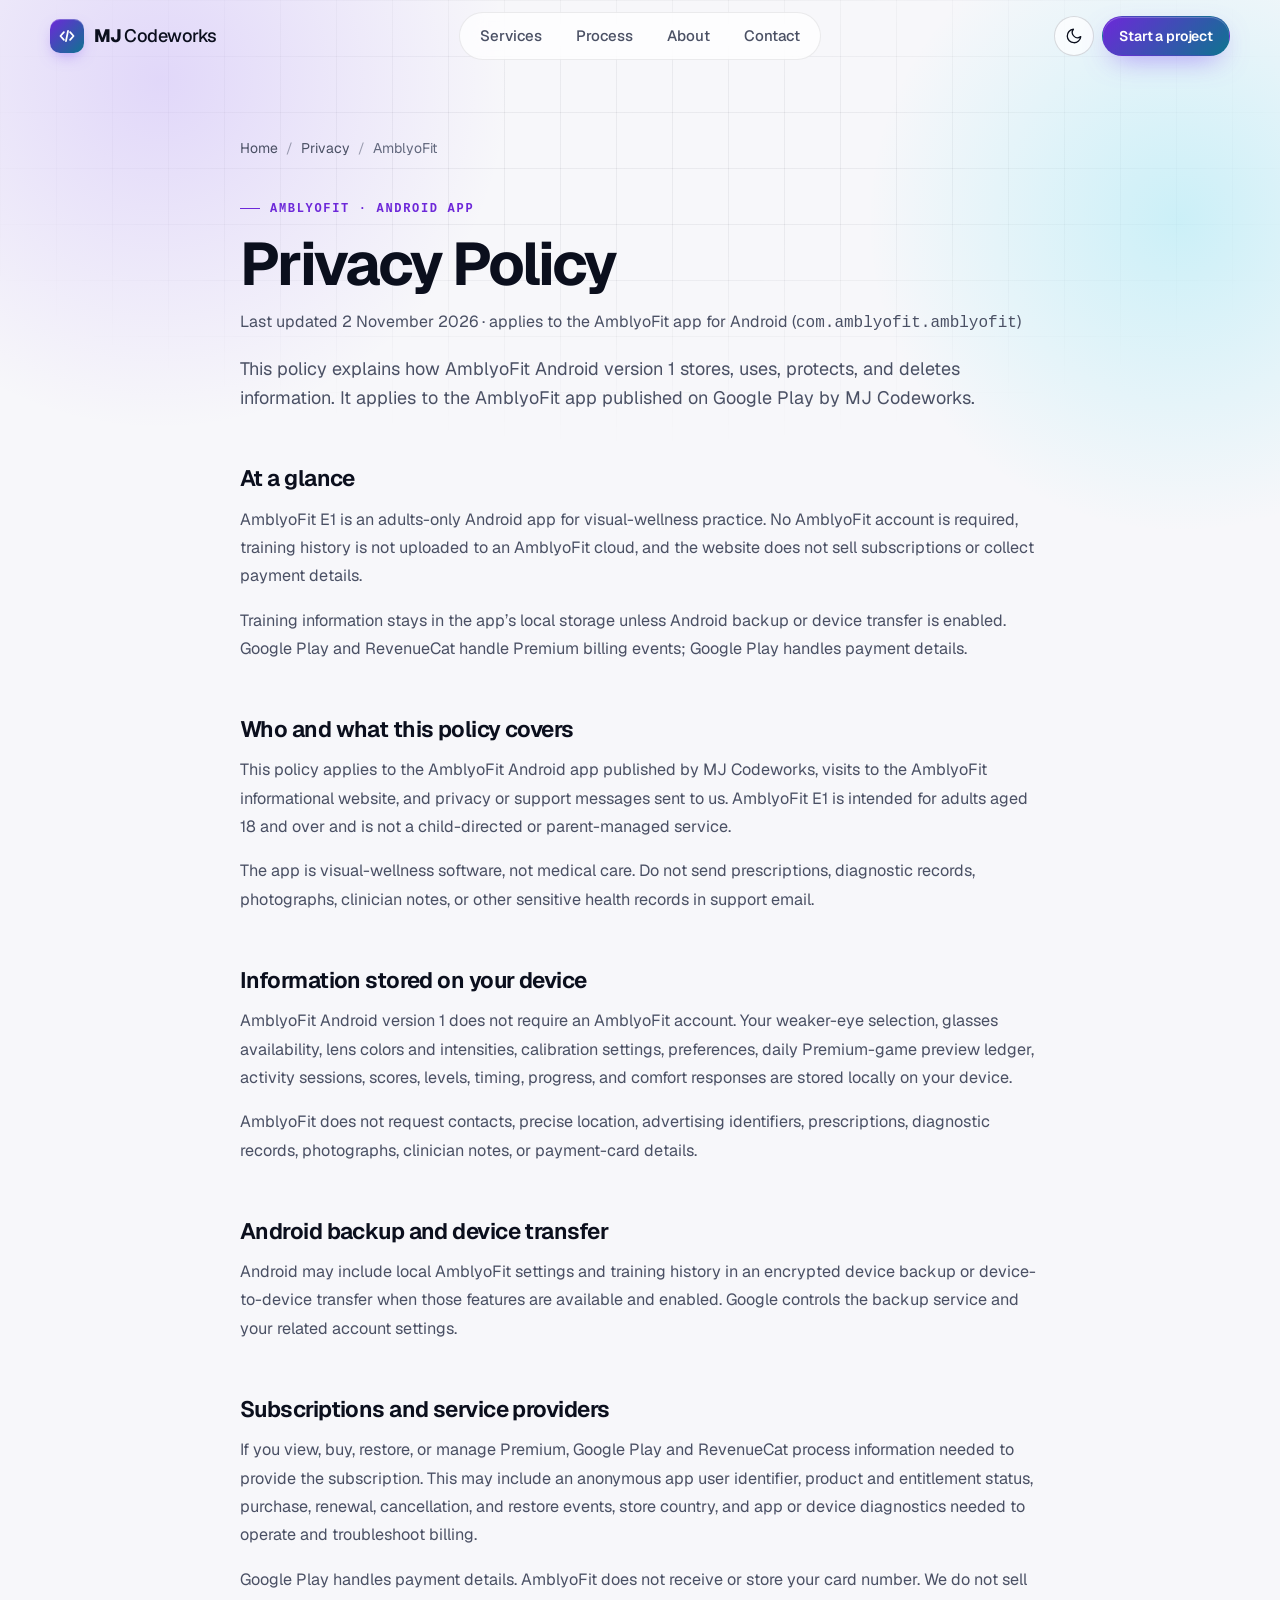
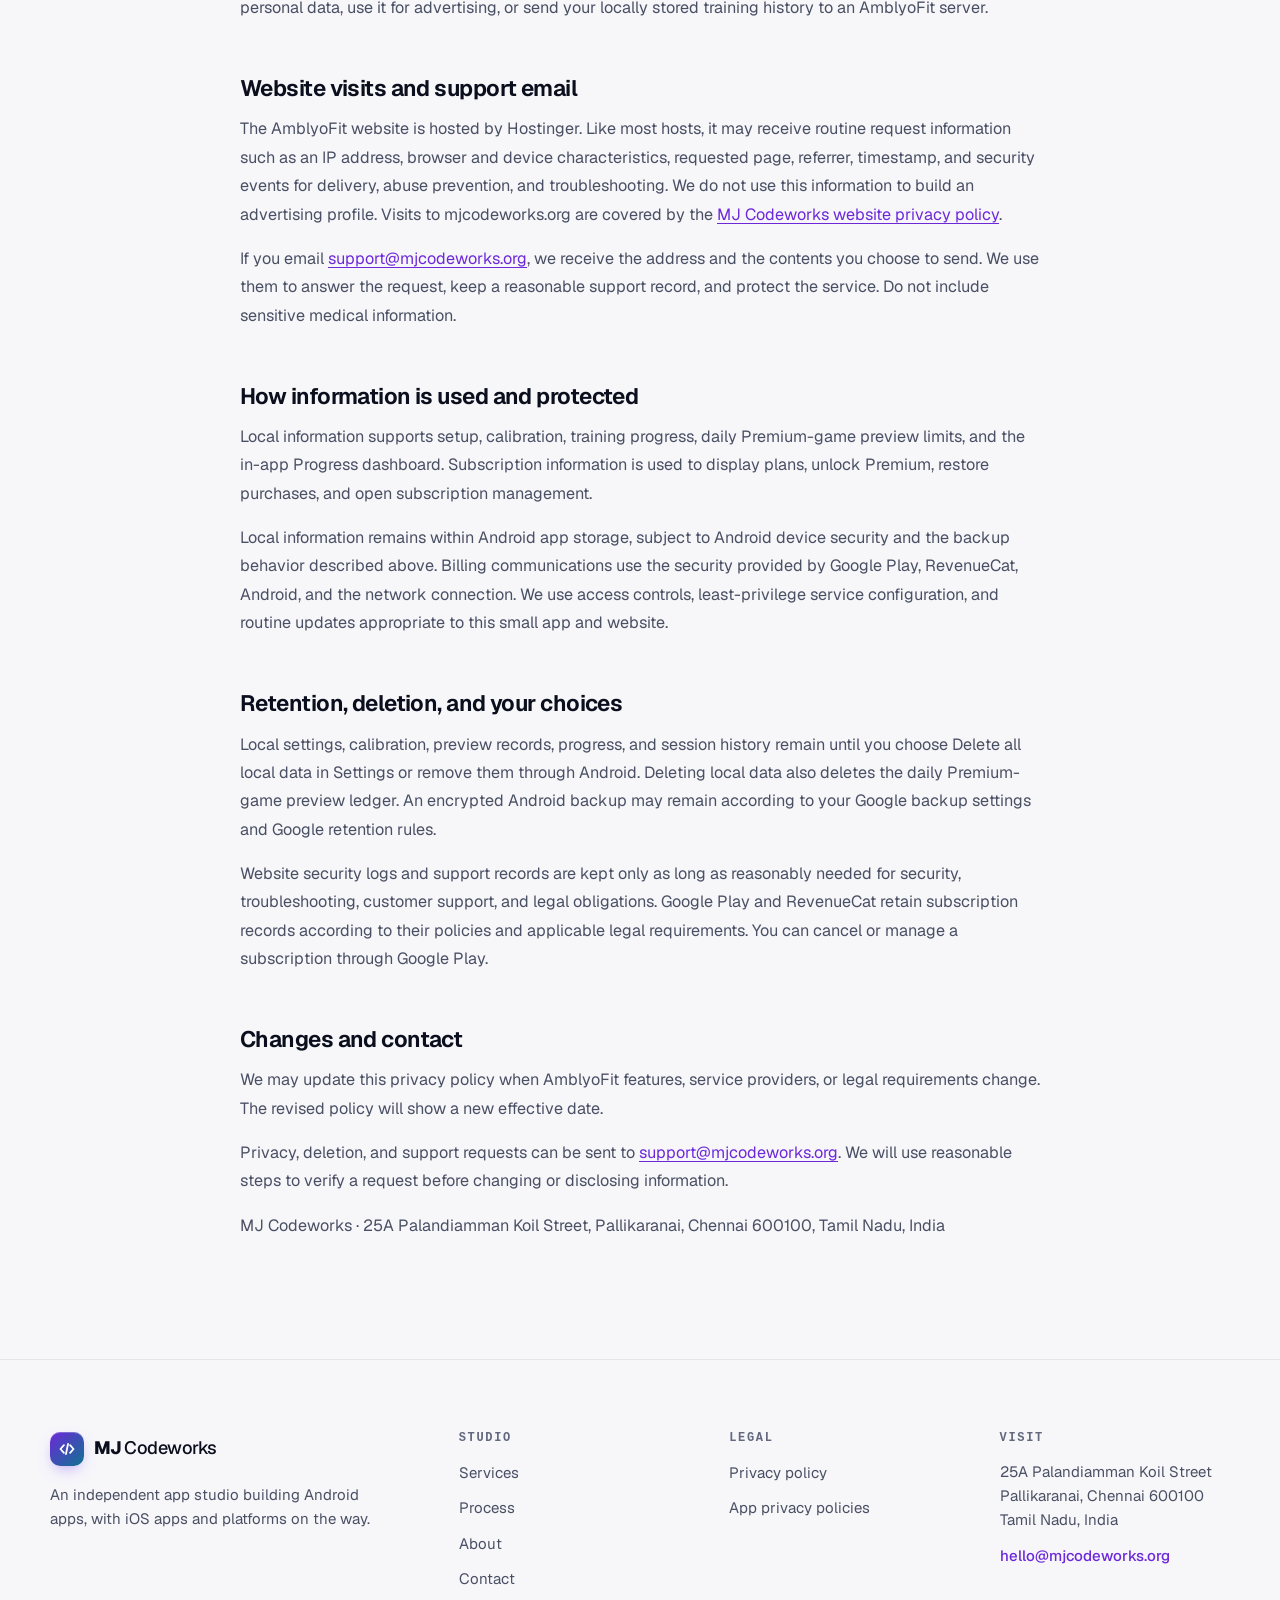
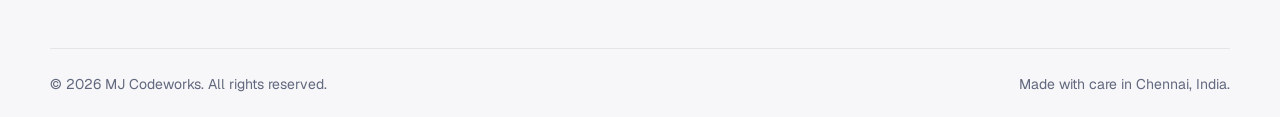
<file: site/apps/amblyofit/privacy/index.html>
<!doctype html>
<html lang="en">
<head>
  <meta charset="utf-8">
  <meta name="viewport" content="width=device-width, initial-scale=1">
  <title>Privacy Policy · AmblyoFit · MJ Codeworks</title>
  <meta name="description" content="How the AmblyoFit Android app by MJ Codeworks stores, uses, protects and deletes information.">
  <link rel="canonical" href="https://mjcodeworks.org/apps/amblyofit/privacy/">
  <meta name="theme-color" content="#f7f7fa">
  <link rel="icon" href="../../../favicon.svg" type="image/svg+xml">
  <link rel="preload" href="../../../assets/fonts/geist-var.woff2" as="font" type="font/woff2" crossorigin>
  <link rel="stylesheet" href="../../../assets/css/styles.css">
  <script src="../../../assets/js/theme.js"></script>
  <script src="../../../assets/js/main.js" defer></script>
</head>
<body>
<a class="skip-link" href="#main">Skip to content</a>

<div class="backdrop backdrop--soft" aria-hidden="true">
  <div class="backdrop__grid"></div>
  <div class="orb orb--1"></div>
  <div class="orb orb--2"></div>
</div>

<header class="site-header" data-header>
  <div class="container site-header__inner">
    <a class="brand" href="../../../">
      <span class="brand-mark" aria-hidden="true">
        <svg viewBox="0 0 32 32" fill="none" stroke="currentColor" stroke-width="2.6" stroke-linecap="round" stroke-linejoin="round"><path d="M11.5 10.5 6.5 16l5 5.5"/><path d="m20.5 10.5 5 5.5-5 5.5"/><path d="m17.5 8.5-3 15"/></svg>
      </span>
      <span><strong>MJ</strong> Codeworks</span>
    </a>
    <nav class="nav" id="site-nav" aria-label="Main">
      <a href="../../../#services">Services</a>
      <a href="../../../#process">Process</a>
      <a href="../../../#about">About</a>
      <a href="../../../#contact">Contact</a>
    </nav>
    <div class="header-actions">
      <button class="icon-btn theme-toggle" type="button" data-theme-toggle aria-label="Dark theme" aria-pressed="false">
        <svg class="icon icon--moon" viewBox="0 0 24 24" fill="none" stroke="currentColor" stroke-width="1.75" stroke-linecap="round" stroke-linejoin="round" aria-hidden="true"><path d="M21 12.8A9 9 0 1 1 11.2 3a7 7 0 0 0 9.8 9.8z"/></svg>
        <svg class="icon icon--sun" viewBox="0 0 24 24" fill="none" stroke="currentColor" stroke-width="1.75" stroke-linecap="round" stroke-linejoin="round" aria-hidden="true"><circle cx="12" cy="12" r="4"/><path d="M12 2v2M12 20v2M4.9 4.9l1.4 1.4M17.7 17.7l1.4 1.4M2 12h2M20 12h2M4.9 19.1l1.4-1.4M17.7 6.3l1.4-1.4"/></svg>
      </button>
      <a class="btn btn--primary btn--sm header-cta" href="../../../#contact">Start a project</a>
      <button class="icon-btn menu-btn" type="button" data-menu-toggle aria-controls="site-nav" aria-expanded="false" aria-label="Menu">
        <svg class="icon icon--menu" viewBox="0 0 24 24" fill="none" stroke="currentColor" stroke-width="1.75" stroke-linecap="round" aria-hidden="true"><path d="M4 7h16M4 12h16M4 17h16"/></svg>
        <svg class="icon icon--close" viewBox="0 0 24 24" fill="none" stroke="currentColor" stroke-width="1.75" stroke-linecap="round" aria-hidden="true"><path d="M6 6l12 12M18 6 6 18"/></svg>
      </button>
    </div>
  </div>
</header>

<main id="main" class="legal-main">
  <div class="legal-wrap">
    <ol class="breadcrumbs" aria-label="Breadcrumb">
      <li><a href="../../../">Home</a></li>
      <li><a href="../../../privacy/#apps">Privacy</a></li>
      <li aria-current="page">AmblyoFit</li>
    </ol>

    <header class="legal-hero">
      <p class="kicker">AmblyoFit · Android app</p>
      <h1>Privacy Policy</h1>
      <p class="legal-meta">Last updated 2 November 2026 · applies to the AmblyoFit app for Android (<code>com.amblyofit.amblyofit</code>)</p>
      <p class="legal-intro">This policy explains how AmblyoFit Android version 1 stores, uses, protects, and deletes
        information. It applies to the AmblyoFit app published on Google Play by MJ Codeworks.</p>
    </header>

    <article class="prose">
      <h2>At a glance</h2>
      <p>AmblyoFit E1 is an adults-only Android app for visual-wellness practice. No AmblyoFit account is required, training
        history is not uploaded to an AmblyoFit cloud, and the website does not sell subscriptions or collect payment
        details.</p>
      <p>Training information stays in the app’s local storage unless Android backup or device transfer is enabled. Google
        Play and RevenueCat handle Premium billing events; Google Play handles payment details.</p>

      <h2>Who and what this policy covers</h2>
      <p>This policy applies to the AmblyoFit Android app published by MJ Codeworks, visits to the AmblyoFit informational
        website, and privacy or support messages sent to us. AmblyoFit E1 is intended for adults aged 18 and over and is
        not a child-directed or parent-managed service.</p>
      <p>The app is visual-wellness software, not medical care. Do not send prescriptions, diagnostic records, photographs,
        clinician notes, or other sensitive health records in support email.</p>

      <h2>Information stored on your device</h2>
      <p>AmblyoFit Android version 1 does not require an AmblyoFit account. Your weaker-eye selection, glasses availability,
        lens colors and intensities, calibration settings, preferences, daily Premium-game preview ledger, activity
        sessions, scores, levels, timing, progress, and comfort responses are stored locally on your device.</p>
      <p>AmblyoFit does not request contacts, precise location, advertising identifiers, prescriptions, diagnostic records,
        photographs, clinician notes, or payment-card details.</p>

      <h2>Android backup and device transfer</h2>
      <p>Android may include local AmblyoFit settings and training history in an encrypted device backup or
        device-to-device transfer when those features are available and enabled. Google controls the backup service and
        your related account settings.</p>

      <h2>Subscriptions and service providers</h2>
      <p>If you view, buy, restore, or manage Premium, Google Play and RevenueCat process information needed to provide the
        subscription. This may include an anonymous app user identifier, product and entitlement status, purchase, renewal,
        cancellation, and restore events, store country, and app or device diagnostics needed to operate and troubleshoot
        billing.</p>
      <p>Google Play handles payment details. AmblyoFit does not receive or store your card number. We do not sell personal
        data, use it for advertising, or send your locally stored training history to an AmblyoFit server.</p>

      <h2>Website visits and support email</h2>
      <p>The AmblyoFit website is hosted by Hostinger. Like most hosts, it may receive routine request information such as
        an IP address, browser and device characteristics, requested page, referrer, timestamp, and security events for
        delivery, abuse prevention, and troubleshooting. We do not use this information to build an advertising profile.
        Visits to mjcodeworks.org are covered by the <a href="../../../privacy/">MJ Codeworks website privacy policy</a>.</p>
      <p>If you email <a href="mailto:support@mjcodeworks.org">support@mjcodeworks.org</a>, we receive the address and the
        contents you choose to send. We use them to answer the request, keep a reasonable support record, and protect the
        service. Do not include sensitive medical information.</p>

      <h2>How information is used and protected</h2>
      <p>Local information supports setup, calibration, training progress, daily Premium-game preview limits, and the
        in-app Progress dashboard. Subscription information is used to display plans, unlock Premium, restore purchases,
        and open subscription management.</p>
      <p>Local information remains within Android app storage, subject to Android device security and the backup behavior
        described above. Billing communications use the security provided by Google Play, RevenueCat, Android, and the
        network connection. We use access controls, least-privilege service configuration, and routine updates
        appropriate to this small app and website.</p>

      <h2>Retention, deletion, and your choices</h2>
      <p>Local settings, calibration, preview records, progress, and session history remain until you choose Delete all
        local data in Settings or remove them through Android. Deleting local data also deletes the daily Premium-game
        preview ledger. An encrypted Android backup may remain according to your Google backup settings and Google
        retention rules.</p>
      <p>Website security logs and support records are kept only as long as reasonably needed for security,
        troubleshooting, customer support, and legal obligations. Google Play and RevenueCat retain subscription records
        according to their policies and applicable legal requirements. You can cancel or manage a subscription through
        Google Play.</p>

      <h2>Changes and contact</h2>
      <p>We may update this privacy policy when AmblyoFit features, service providers, or legal requirements change. The
        revised policy will show a new effective date.</p>
      <p>Privacy, deletion, and support requests can be sent to
        <a href="mailto:support@mjcodeworks.org">support@mjcodeworks.org</a>. We will use reasonable steps to verify a request
        before changing or disclosing information.</p>
      <p>MJ Codeworks · 25A Palandiamman Koil Street, Pallikaranai, Chennai 600100, Tamil Nadu, India</p>
    </article>
  </div>
</main>

<footer class="site-footer">
  <div class="container">
    <div class="footer-grid">
      <div class="footer-brand">
        <a class="brand" href="../../../">
          <span class="brand-mark" aria-hidden="true">
            <svg viewBox="0 0 32 32" fill="none" stroke="currentColor" stroke-width="2.6" stroke-linecap="round" stroke-linejoin="round"><path d="M11.5 10.5 6.5 16l5 5.5"/><path d="m20.5 10.5 5 5.5-5 5.5"/><path d="m17.5 8.5-3 15"/></svg>
          </span>
          <span><strong>MJ</strong> Codeworks</span>
        </a>
        <p>An independent app studio building Android apps, with iOS apps and platforms on the way.</p>
      </div>
      <nav aria-label="Studio">
        <p class="footer-title">Studio</p>
        <ul class="footer-links">
          <li><a href="../../../#services">Services</a></li>
          <li><a href="../../../#process">Process</a></li>
          <li><a href="../../../#about">About</a></li>
          <li><a href="../../../#contact">Contact</a></li>
        </ul>
      </nav>
      <nav aria-label="Legal">
        <p class="footer-title">Legal</p>
        <ul class="footer-links">
          <li><a href="../../../privacy/">Privacy policy</a></li>
          <li><a href="../../../privacy/#apps">App privacy policies</a></li>
        </ul>
      </nav>
      <div>
        <p class="footer-title">Visit</p>
        <address class="footer-address">25A Palandiamman Koil Street<br>Pallikaranai, Chennai 600100<br>Tamil Nadu, India</address>
        <a class="footer-email" href="mailto:hello@mjcodeworks.org">hello@mjcodeworks.org</a>
      </div>
    </div>
    <div class="footer-bottom">
      <p>© <span data-year>2026</span> MJ Codeworks. All rights reserved.</p>
      <p>Made with care in Chennai, India.</p>
    </div>
  </div>
</footer>
</body>
</html>
</file>
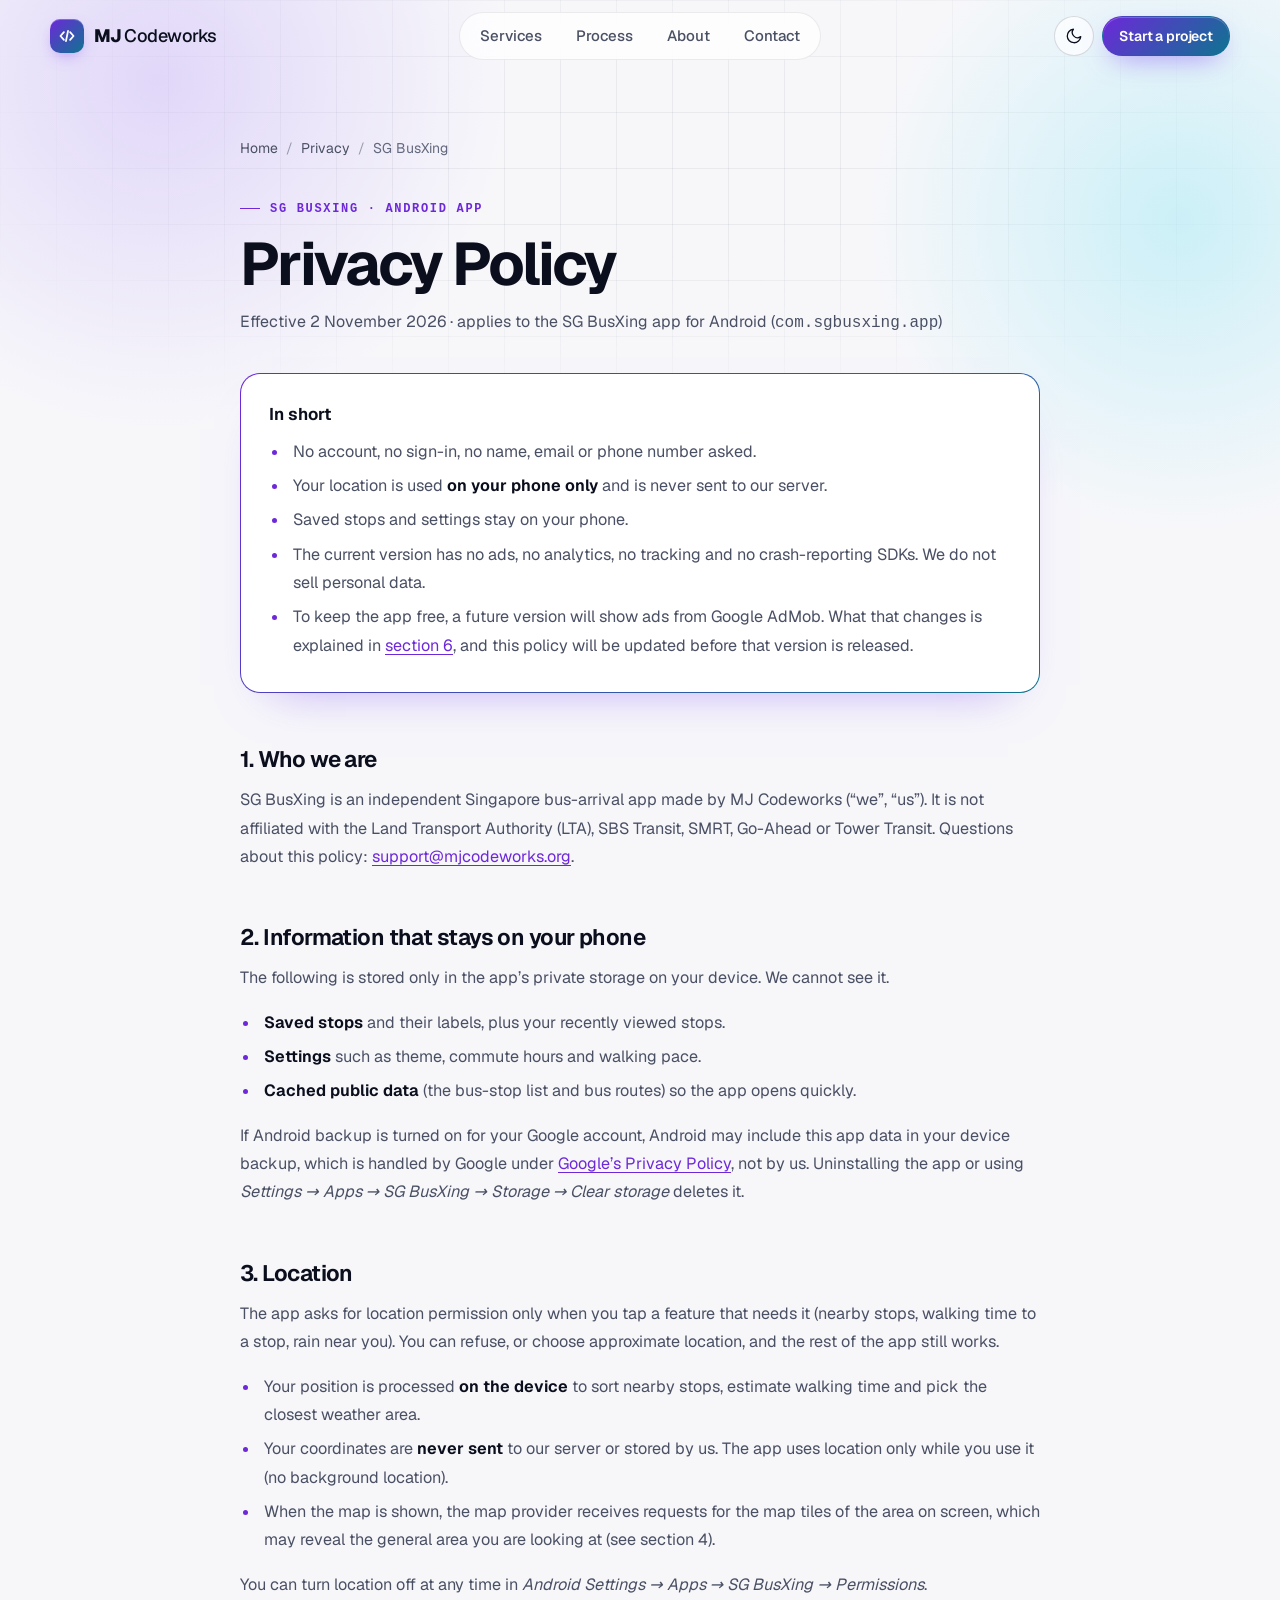
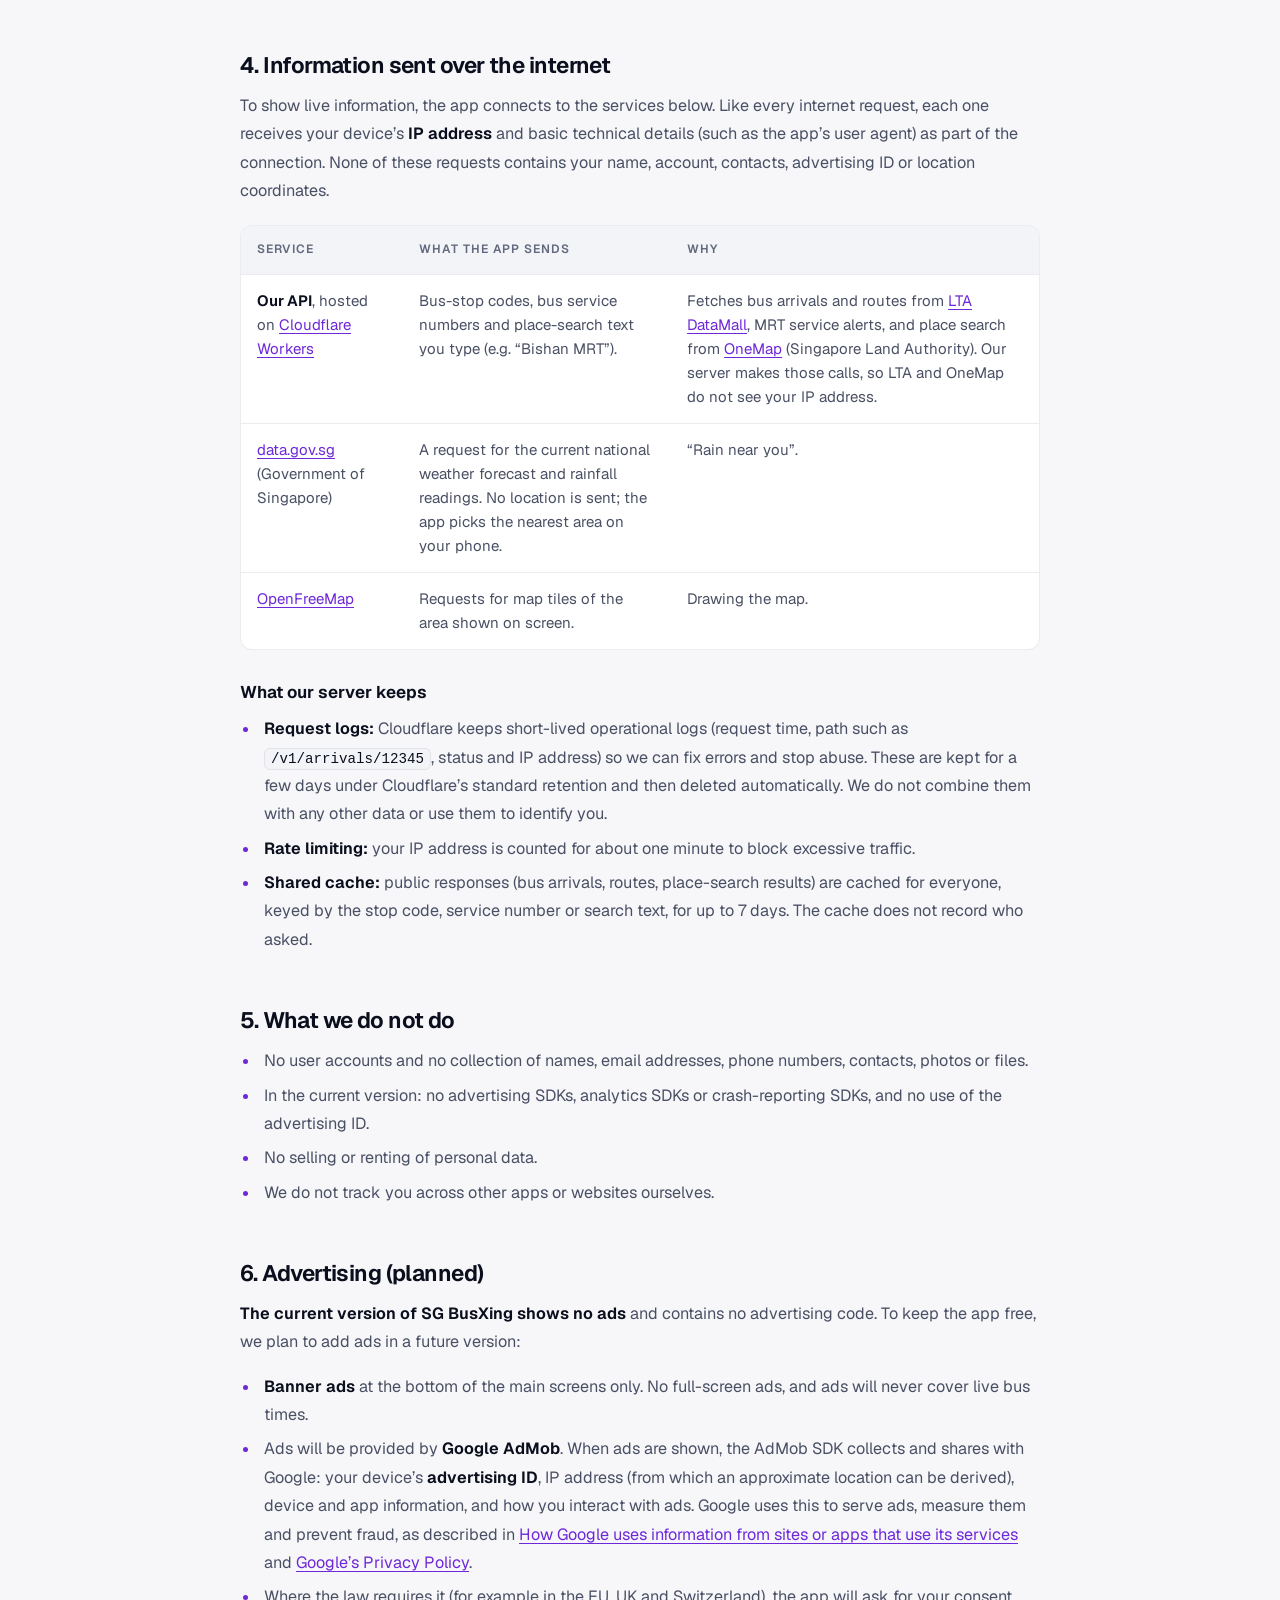
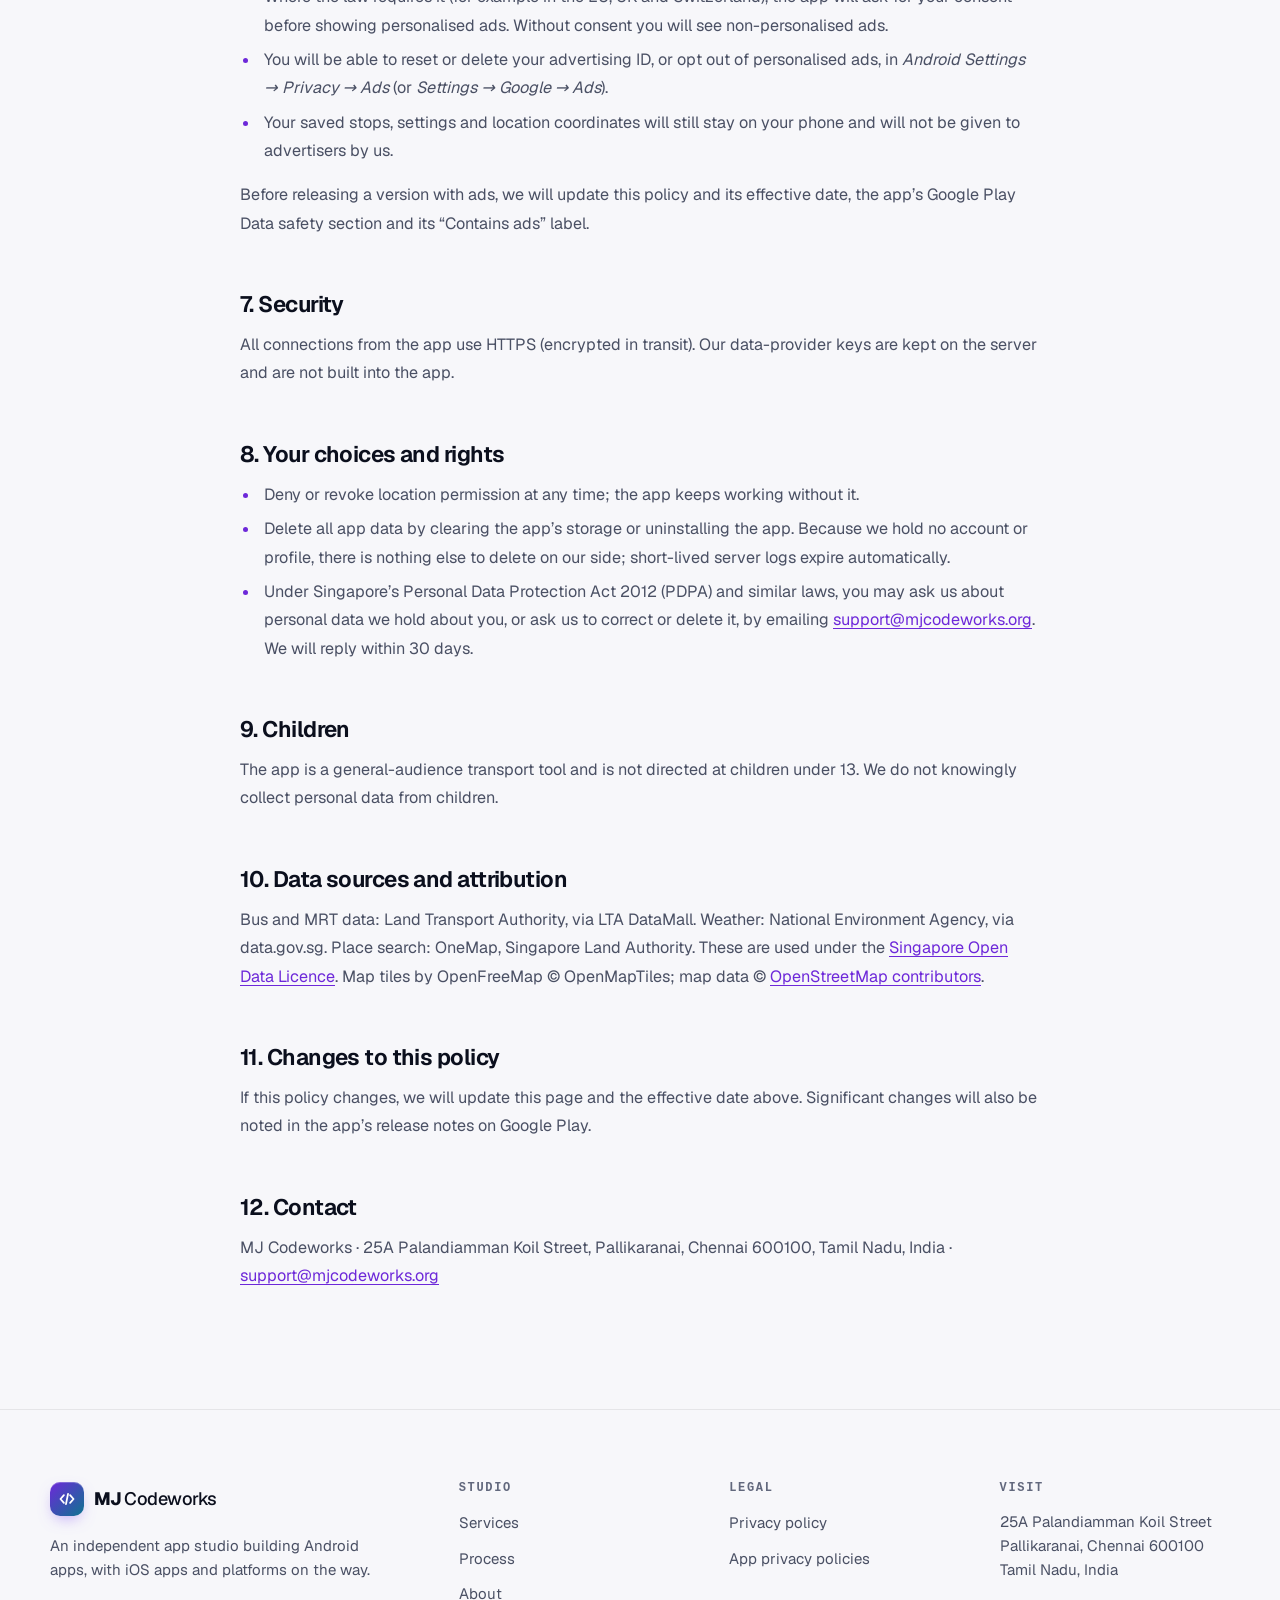
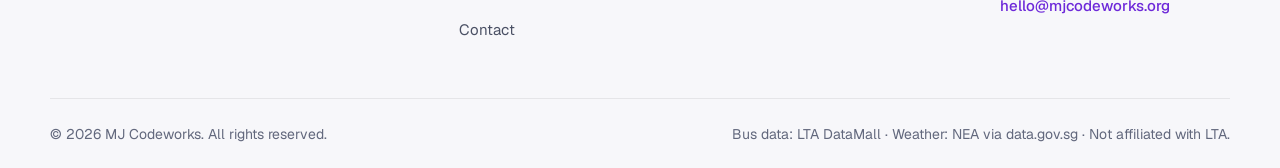
<file: site/apps/sgbusxing/privacy/index.html>
<!doctype html>
<html lang="en-SG">
<head>
  <meta charset="utf-8">
  <meta name="viewport" content="width=device-width, initial-scale=1">
  <title>Privacy Policy · SG BusXing · MJ Codeworks</title>
  <meta name="description" content="Privacy policy for the SG BusXing Android app (com.sgbusxing.app) by MJ Codeworks.">
  <link rel="canonical" href="https://mjcodeworks.org/apps/sgbusxing/privacy/">
  <meta name="theme-color" content="#f7f7fa">
  <link rel="icon" href="../../../favicon.svg" type="image/svg+xml">
  <link rel="preload" href="../../../assets/fonts/geist-var.woff2" as="font" type="font/woff2" crossorigin>
  <link rel="stylesheet" href="../../../assets/css/styles.css">
  <script src="../../../assets/js/theme.js"></script>
  <script src="../../../assets/js/main.js" defer></script>
</head>
<body>
<a class="skip-link" href="#main">Skip to content</a>

<div class="backdrop backdrop--soft" aria-hidden="true">
  <div class="backdrop__grid"></div>
  <div class="orb orb--1"></div>
  <div class="orb orb--2"></div>
</div>

<header class="site-header" data-header>
  <div class="container site-header__inner">
    <a class="brand" href="../../../">
      <span class="brand-mark" aria-hidden="true">
        <svg viewBox="0 0 32 32" fill="none" stroke="currentColor" stroke-width="2.6" stroke-linecap="round" stroke-linejoin="round"><path d="M11.5 10.5 6.5 16l5 5.5"/><path d="m20.5 10.5 5 5.5-5 5.5"/><path d="m17.5 8.5-3 15"/></svg>
      </span>
      <span><strong>MJ</strong> Codeworks</span>
    </a>
    <nav class="nav" id="site-nav" aria-label="Main">
      <a href="../../../#services">Services</a>
      <a href="../../../#process">Process</a>
      <a href="../../../#about">About</a>
      <a href="../../../#contact">Contact</a>
    </nav>
    <div class="header-actions">
      <button class="icon-btn theme-toggle" type="button" data-theme-toggle aria-label="Dark theme" aria-pressed="false">
        <svg class="icon icon--moon" viewBox="0 0 24 24" fill="none" stroke="currentColor" stroke-width="1.75" stroke-linecap="round" stroke-linejoin="round" aria-hidden="true"><path d="M21 12.8A9 9 0 1 1 11.2 3a7 7 0 0 0 9.8 9.8z"/></svg>
        <svg class="icon icon--sun" viewBox="0 0 24 24" fill="none" stroke="currentColor" stroke-width="1.75" stroke-linecap="round" stroke-linejoin="round" aria-hidden="true"><circle cx="12" cy="12" r="4"/><path d="M12 2v2M12 20v2M4.9 4.9l1.4 1.4M17.7 17.7l1.4 1.4M2 12h2M20 12h2M4.9 19.1l1.4-1.4M17.7 6.3l1.4-1.4"/></svg>
      </button>
      <a class="btn btn--primary btn--sm header-cta" href="../../../#contact">Start a project</a>
      <button class="icon-btn menu-btn" type="button" data-menu-toggle aria-controls="site-nav" aria-expanded="false" aria-label="Menu">
        <svg class="icon icon--menu" viewBox="0 0 24 24" fill="none" stroke="currentColor" stroke-width="1.75" stroke-linecap="round" aria-hidden="true"><path d="M4 7h16M4 12h16M4 17h16"/></svg>
        <svg class="icon icon--close" viewBox="0 0 24 24" fill="none" stroke="currentColor" stroke-width="1.75" stroke-linecap="round" aria-hidden="true"><path d="M6 6l12 12M18 6 6 18"/></svg>
      </button>
    </div>
  </div>
</header>

<main id="main" class="legal-main">
  <div class="legal-wrap">
    <ol class="breadcrumbs" aria-label="Breadcrumb">
      <li><a href="../../../">Home</a></li>
      <li><a href="../../../privacy/#apps">Privacy</a></li>
      <li aria-current="page">SG BusXing</li>
    </ol>

    <header class="legal-hero">
      <p class="kicker">SG BusXing · Android app</p>
      <h1>Privacy Policy</h1>
      <p class="legal-meta">Effective 2 November 2026 · applies to the SG BusXing app for Android (<code>com.sgbusxing.app</code>)</p>
    </header>

    <article class="prose">
      <div class="summary-card">
        <strong>In short</strong>
        <ul>
          <li>No account, no sign-in, no name, email or phone number asked.</li>
          <li>Your location is used <strong>on your phone only</strong> and is never sent to our server.</li>
          <li>Saved stops and settings stay on your phone.</li>
          <li>The current version has no ads, no analytics, no tracking and no crash-reporting SDKs. We do not sell personal data.</li>
          <li>To keep the app free, a future version will show ads from Google AdMob. What that changes is explained in
            <a href="#ads">section 6</a>, and this policy will be updated before that version is released.</li>
        </ul>
      </div>

      <h2>1. Who we are</h2>
      <p>SG BusXing is an independent Singapore bus-arrival app made by MJ Codeworks (“we”, “us”). It is not
        affiliated with the Land Transport Authority (LTA), SBS Transit, SMRT, Go-Ahead or Tower Transit. Questions about
        this policy: <a href="mailto:support@mjcodeworks.org">support@mjcodeworks.org</a>.</p>

      <h2>2. Information that stays on your phone</h2>
      <p>The following is stored only in the app’s private storage on your device. We cannot see it.</p>
      <ul>
        <li><strong>Saved stops</strong> and their labels, plus your recently viewed stops.</li>
        <li><strong>Settings</strong> such as theme, commute hours and walking pace.</li>
        <li><strong>Cached public data</strong> (the bus-stop list and bus routes) so the app opens quickly.</li>
      </ul>
      <p>If Android backup is turned on for your Google account, Android may include this app data in your device backup,
        which is handled by Google under <a href="https://policies.google.com/privacy">Google’s Privacy Policy</a>, not by us.
        Uninstalling the app or using <em>Settings → Apps → SG BusXing → Storage → Clear storage</em> deletes it.</p>

      <h2>3. Location</h2>
      <p>The app asks for location permission only when you tap a feature that needs it (nearby stops, walking time to a
        stop, rain near you). You can refuse, or choose approximate location, and the rest of the app still works.</p>
      <ul>
        <li>Your position is processed <strong>on the device</strong> to sort nearby stops, estimate walking time and pick the
          closest weather area.</li>
        <li>Your coordinates are <strong>never sent</strong> to our server or stored by us. The app uses location only while you
          use it (no background location).</li>
        <li>When the map is shown, the map provider receives requests for the map tiles of the area on screen, which may
          reveal the general area you are looking at (see section 4).</li>
      </ul>
      <p>You can turn location off at any time in <em>Android Settings → Apps → SG BusXing → Permissions</em>.</p>

      <h2>4. Information sent over the internet</h2>
      <p>To show live information, the app connects to the services below. Like every internet request, each one
        receives your device’s <strong>IP address</strong> and basic technical details (such as the app’s user agent) as
        part of the connection. None of these requests contains your name, account, contacts, advertising ID or location
        coordinates.</p>
      <div class="table-scroll">
        <table>
          <thead><tr><th>Service</th><th>What the app sends</th><th>Why</th></tr></thead>
          <tbody>
            <tr>
              <td><strong>Our API</strong>, hosted on <a href="https://www.cloudflare.com/privacypolicy/">Cloudflare Workers</a></td>
              <td>Bus-stop codes, bus service numbers and place-search text you type (e.g. “Bishan MRT”).</td>
              <td>Fetches bus arrivals and routes from <a href="https://datamall.lta.gov.sg/">LTA DataMall</a>, MRT
                service alerts, and place search from <a href="https://www.onemap.gov.sg/">OneMap</a> (Singapore
                Land Authority). Our server makes those calls, so LTA and OneMap do not see your IP address.</td>
            </tr>
            <tr>
              <td><a href="https://data.gov.sg/">data.gov.sg</a> (Government of Singapore)</td>
              <td>A request for the current national weather forecast and rainfall readings. No location is sent; the
                app picks the nearest area on your phone.</td>
              <td>“Rain near you”.</td>
            </tr>
            <tr>
              <td><a href="https://openfreemap.org/">OpenFreeMap</a></td>
              <td>Requests for map tiles of the area shown on screen.</td>
              <td>Drawing the map.</td>
            </tr>
          </tbody>
        </table>
      </div>

      <h3>What our server keeps</h3>
      <ul>
        <li><strong>Request logs:</strong> Cloudflare keeps short-lived operational logs (request time, path such as
          <code>/v1/arrivals/12345</code>, status and IP address) so we can fix errors and stop abuse. These are kept for a
          few days under Cloudflare’s standard retention and then deleted automatically. We do not combine them with any
          other data or use them to identify you.</li>
        <li><strong>Rate limiting:</strong> your IP address is counted for about one minute to block excessive traffic.</li>
        <li><strong>Shared cache:</strong> public responses (bus arrivals, routes, place-search results) are cached for
          everyone, keyed by the stop code, service number or search text, for up to 7 days. The cache does not record
          who asked.</li>
      </ul>

      <h2>5. What we do not do</h2>
      <ul>
        <li>No user accounts and no collection of names, email addresses, phone numbers, contacts, photos or files.</li>
        <li>In the current version: no advertising SDKs, analytics SDKs or crash-reporting SDKs, and no use of the
          advertising ID.</li>
        <li>No selling or renting of personal data.</li>
        <li>We do not track you across other apps or websites ourselves.</li>
      </ul>

      <h2 id="ads">6. Advertising (planned)</h2>
      <p><strong>The current version of SG BusXing shows no ads</strong> and contains no advertising code. To keep the
        app free, we plan to add ads in a future version:</p>
      <ul>
        <li><strong>Banner ads</strong> at the bottom of the main screens only. No full-screen ads, and ads will never
          cover live bus times.</li>
        <li>Ads will be provided by <strong>Google AdMob</strong>. When ads are shown, the AdMob SDK collects and shares with
          Google: your device’s <strong>advertising ID</strong>, IP address (from which an approximate location can be
          derived), device and app information, and how you interact with ads. Google uses this to serve ads, measure
          them and prevent fraud, as described in
          <a href="https://policies.google.com/technologies/partner-sites">How Google uses information from sites or apps
          that use its services</a> and <a href="https://policies.google.com/privacy">Google’s Privacy Policy</a>.</li>
        <li>Where the law requires it (for example in the EU, UK and Switzerland), the app will ask for your consent before
          showing personalised ads. Without consent you will see non-personalised ads.</li>
        <li>You will be able to reset or delete your advertising ID, or opt out of personalised ads, in
          <em>Android Settings → Privacy → Ads</em> (or <em>Settings → Google → Ads</em>).</li>
        <li>Your saved stops, settings and location coordinates will still stay on your phone and will not be given to
          advertisers by us.</li>
      </ul>
      <p>Before releasing a version with ads, we will update this policy and its effective date, the app’s Google Play
        Data safety section and its “Contains ads” label.</p>

      <h2>7. Security</h2>
      <p>All connections from the app use HTTPS (encrypted in transit). Our data-provider keys are kept on the server and
        are not built into the app.</p>

      <h2>8. Your choices and rights</h2>
      <ul>
        <li>Deny or revoke location permission at any time; the app keeps working without it.</li>
        <li>Delete all app data by clearing the app’s storage or uninstalling the app. Because we hold no account or
          profile, there is nothing else to delete on our side; short-lived server logs expire automatically.</li>
        <li>Under Singapore’s Personal Data Protection Act 2012 (PDPA) and similar laws, you may ask us about personal data
          we hold about you, or ask us to correct or delete it, by emailing
          <a href="mailto:support@mjcodeworks.org">support@mjcodeworks.org</a>. We will reply within 30 days.</li>
      </ul>

      <h2>9. Children</h2>
      <p>The app is a general-audience transport tool and is not directed at children under 13. We do not knowingly
        collect personal data from children.</p>

      <h2>10. Data sources and attribution</h2>
      <p>Bus and MRT data: Land Transport Authority, via LTA DataMall. Weather: National Environment Agency, via
        data.gov.sg. Place search: OneMap, Singapore Land Authority. These are used under the
        <a href="https://data.gov.sg/open-data-licence">Singapore Open Data Licence</a>. Map tiles by OpenFreeMap ©
        OpenMapTiles; map data © <a href="https://www.openstreetmap.org/copyright">OpenStreetMap contributors</a>.</p>

      <h2>11. Changes to this policy</h2>
      <p>If this policy changes, we will update this page and the effective date above. Significant changes will also be
        noted in the app’s release notes on Google Play.</p>

      <h2>12. Contact</h2>
      <p>MJ Codeworks · 25A Palandiamman Koil Street, Pallikaranai, Chennai 600100, Tamil Nadu, India ·
        <a href="mailto:support@mjcodeworks.org">support@mjcodeworks.org</a></p>
    </article>
  </div>
</main>

<footer class="site-footer">
  <div class="container">
    <div class="footer-grid">
      <div class="footer-brand">
        <a class="brand" href="../../../">
          <span class="brand-mark" aria-hidden="true">
            <svg viewBox="0 0 32 32" fill="none" stroke="currentColor" stroke-width="2.6" stroke-linecap="round" stroke-linejoin="round"><path d="M11.5 10.5 6.5 16l5 5.5"/><path d="m20.5 10.5 5 5.5-5 5.5"/><path d="m17.5 8.5-3 15"/></svg>
          </span>
          <span><strong>MJ</strong> Codeworks</span>
        </a>
        <p>An independent app studio building Android apps, with iOS apps and platforms on the way.</p>
      </div>
      <nav aria-label="Studio">
        <p class="footer-title">Studio</p>
        <ul class="footer-links">
          <li><a href="../../../#services">Services</a></li>
          <li><a href="../../../#process">Process</a></li>
          <li><a href="../../../#about">About</a></li>
          <li><a href="../../../#contact">Contact</a></li>
        </ul>
      </nav>
      <nav aria-label="Legal">
        <p class="footer-title">Legal</p>
        <ul class="footer-links">
          <li><a href="../../../privacy/">Privacy policy</a></li>
          <li><a href="../../../privacy/#apps">App privacy policies</a></li>
        </ul>
      </nav>
      <div>
        <p class="footer-title">Visit</p>
        <address class="footer-address">25A Palandiamman Koil Street<br>Pallikaranai, Chennai 600100<br>Tamil Nadu, India</address>
        <a class="footer-email" href="mailto:hello@mjcodeworks.org">hello@mjcodeworks.org</a>
      </div>
    </div>
    <div class="footer-bottom">
      <p>© <span data-year>2026</span> MJ Codeworks. All rights reserved.</p>
      <p>Bus data: LTA DataMall · Weather: NEA via data.gov.sg · Not affiliated with LTA.</p>
    </div>
  </div>
</footer>
</body>
</html>
</file>
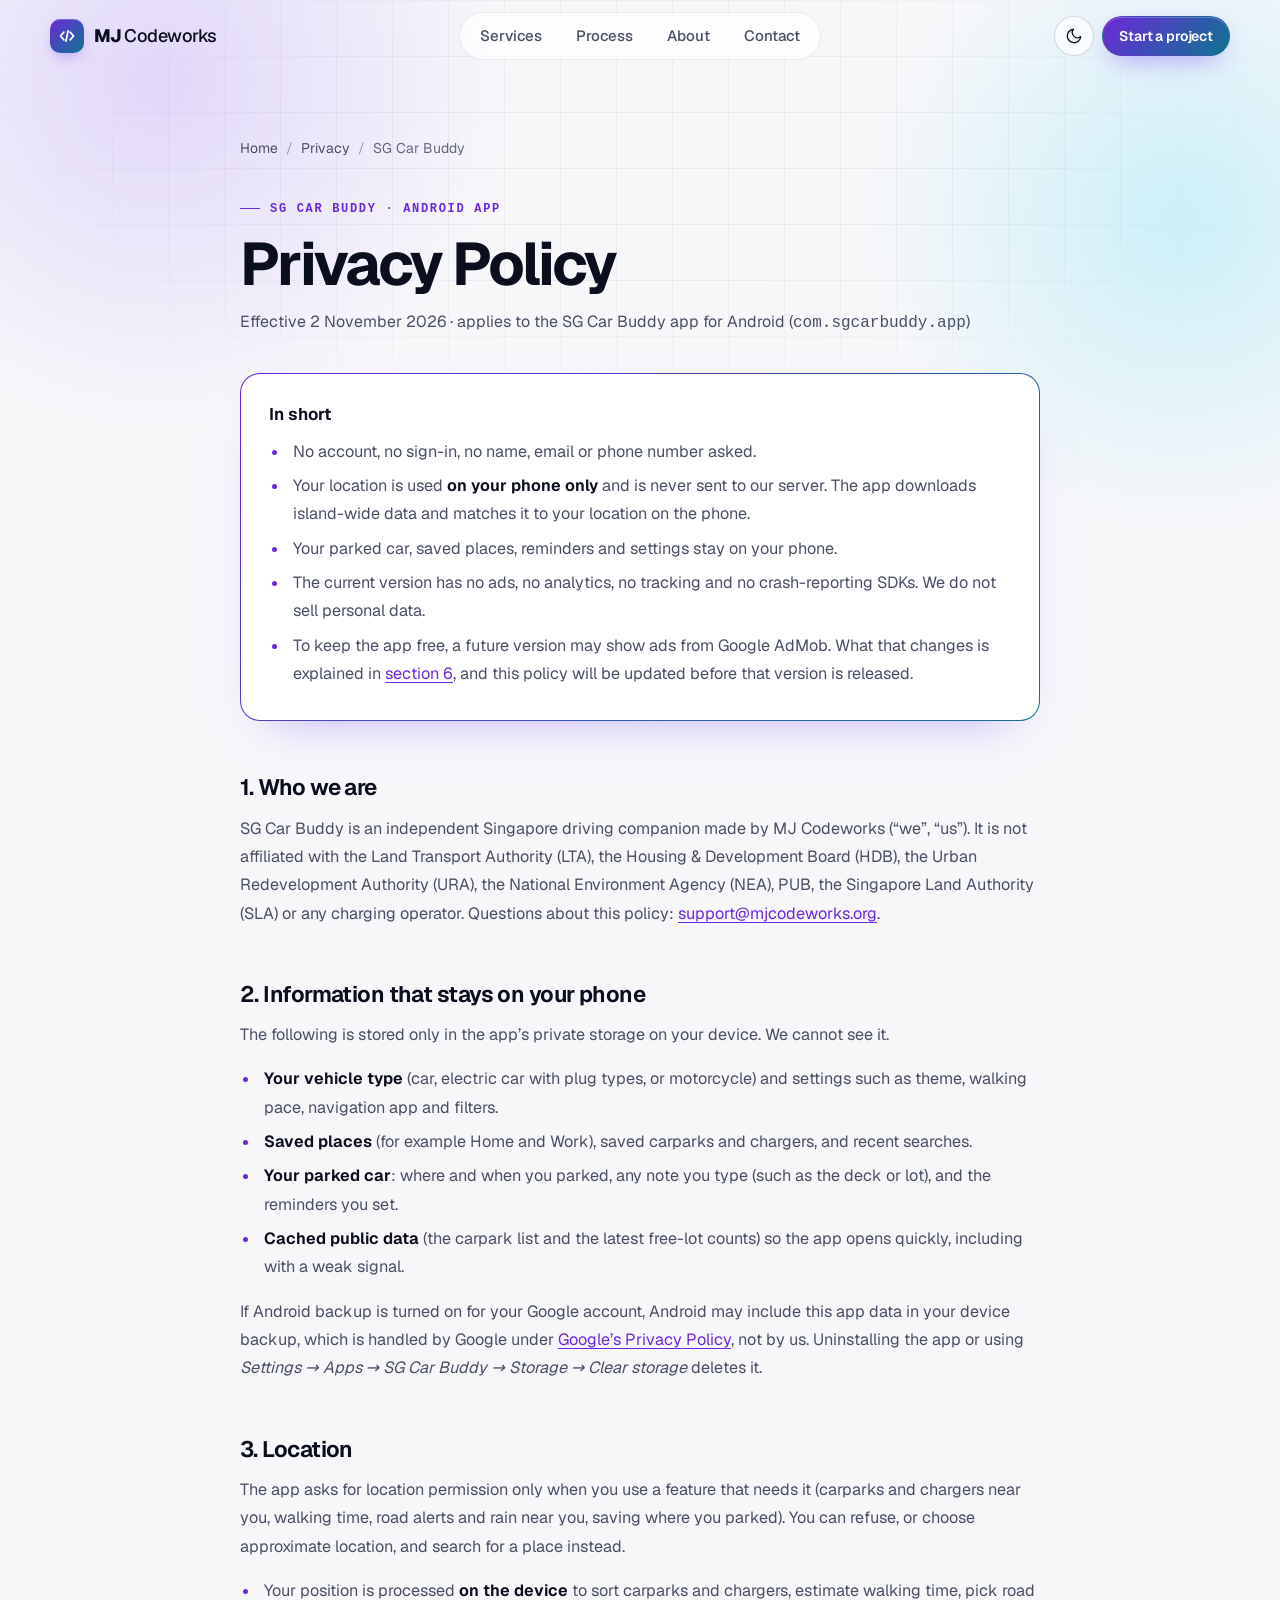
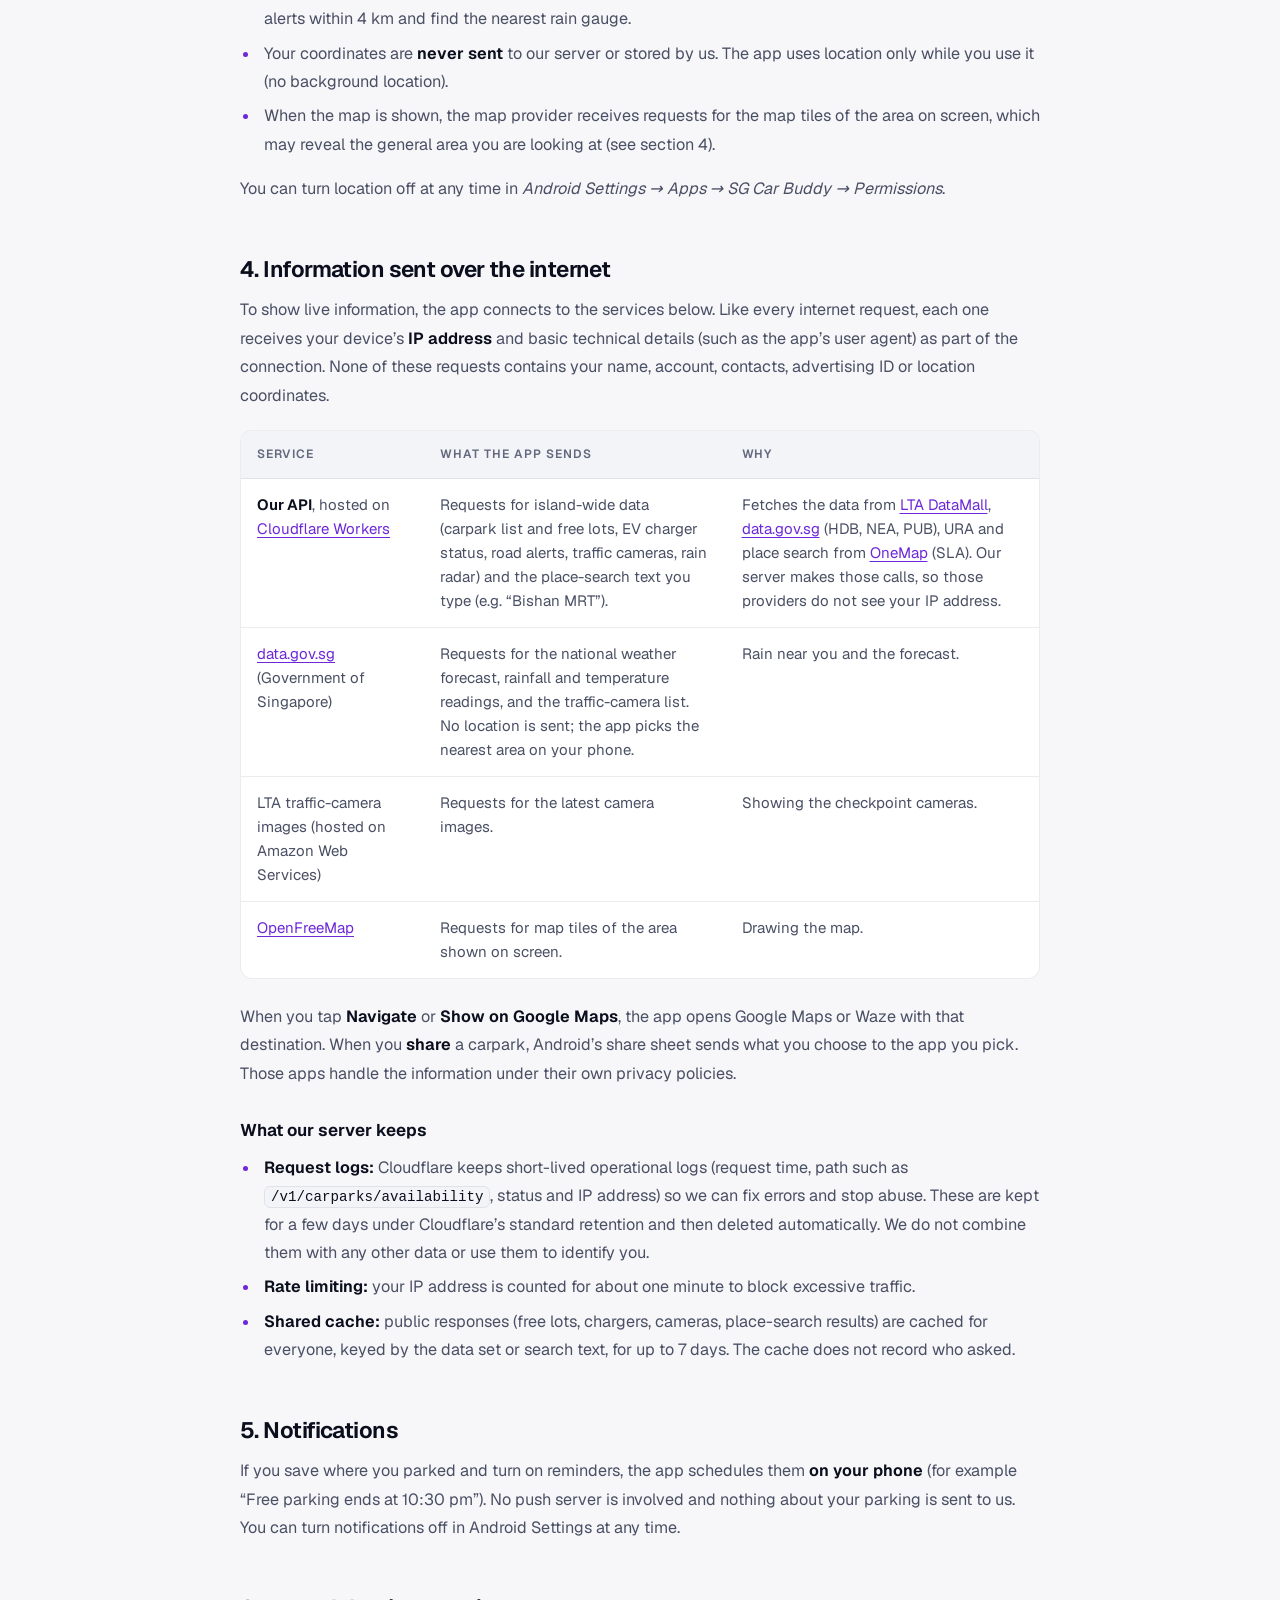
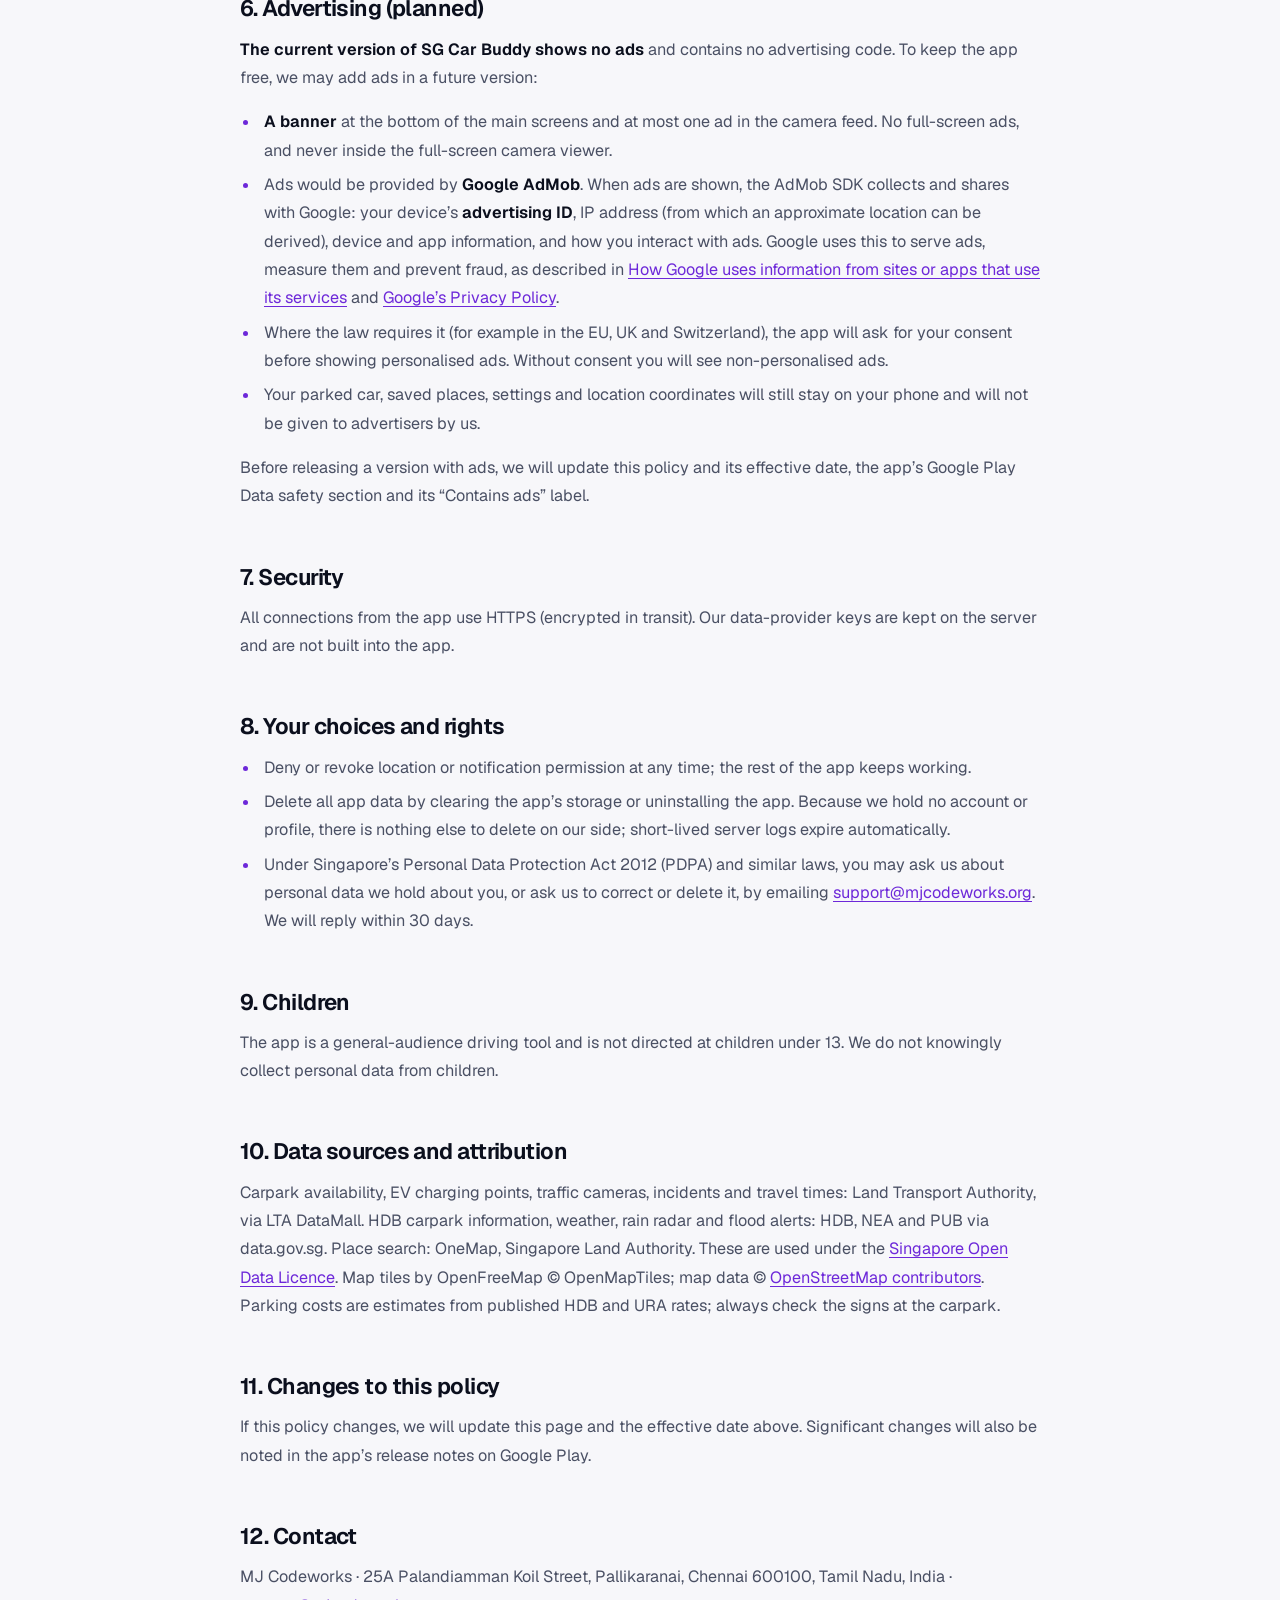
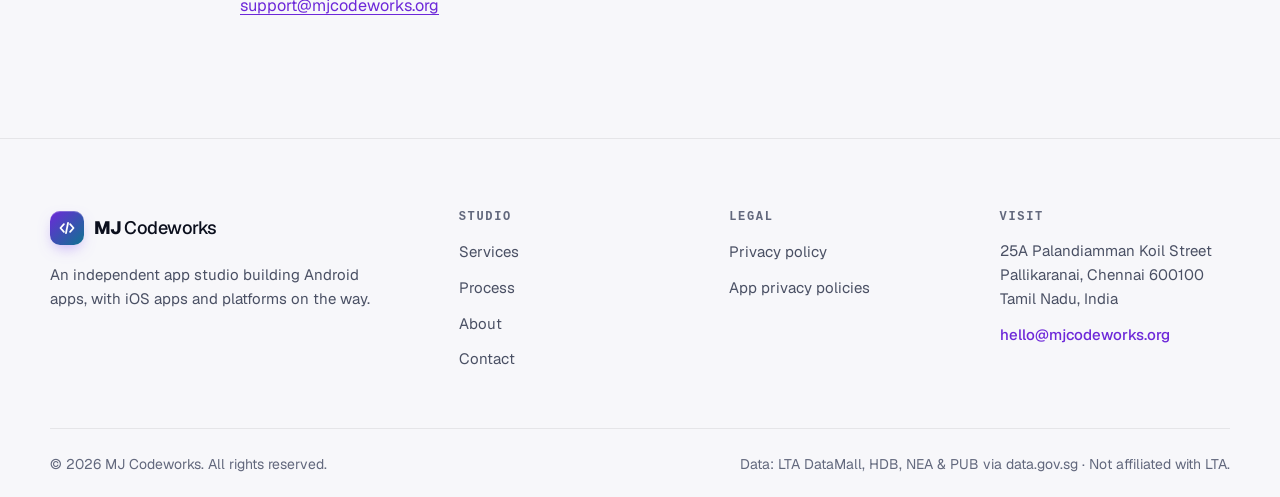
<file: site/apps/sgcarbuddy/privacy/index.html>
<!doctype html>
<html lang="en-SG">
<head>
  <meta charset="utf-8">
  <meta name="viewport" content="width=device-width, initial-scale=1">
  <title>Privacy Policy · SG Car Buddy · MJ Codeworks</title>
  <meta name="description" content="Privacy policy for the SG Car Buddy Android app (com.sgcarbuddy.app) by MJ Codeworks.">
  <link rel="canonical" href="https://mjcodeworks.org/apps/sgcarbuddy/privacy/">
  <meta name="theme-color" content="#f7f7fa">
  <link rel="icon" href="../../../favicon.svg" type="image/svg+xml">
  <link rel="preload" href="../../../assets/fonts/geist-var.woff2" as="font" type="font/woff2" crossorigin>
  <link rel="stylesheet" href="../../../assets/css/styles.css">
  <script src="../../../assets/js/theme.js"></script>
  <script src="../../../assets/js/main.js" defer></script>
</head>
<body>
<a class="skip-link" href="#main">Skip to content</a>

<div class="backdrop backdrop--soft" aria-hidden="true">
  <div class="backdrop__grid"></div>
  <div class="orb orb--1"></div>
  <div class="orb orb--2"></div>
</div>

<header class="site-header" data-header>
  <div class="container site-header__inner">
    <a class="brand" href="../../../">
      <span class="brand-mark" aria-hidden="true">
        <svg viewBox="0 0 32 32" fill="none" stroke="currentColor" stroke-width="2.6" stroke-linecap="round" stroke-linejoin="round"><path d="M11.5 10.5 6.5 16l5 5.5"/><path d="m20.5 10.5 5 5.5-5 5.5"/><path d="m17.5 8.5-3 15"/></svg>
      </span>
      <span><strong>MJ</strong> Codeworks</span>
    </a>
    <nav class="nav" id="site-nav" aria-label="Main">
      <a href="../../../#services">Services</a>
      <a href="../../../#process">Process</a>
      <a href="../../../#about">About</a>
      <a href="../../../#contact">Contact</a>
    </nav>
    <div class="header-actions">
      <button class="icon-btn theme-toggle" type="button" data-theme-toggle aria-label="Dark theme" aria-pressed="false">
        <svg class="icon icon--moon" viewBox="0 0 24 24" fill="none" stroke="currentColor" stroke-width="1.75" stroke-linecap="round" stroke-linejoin="round" aria-hidden="true"><path d="M21 12.8A9 9 0 1 1 11.2 3a7 7 0 0 0 9.8 9.8z"/></svg>
        <svg class="icon icon--sun" viewBox="0 0 24 24" fill="none" stroke="currentColor" stroke-width="1.75" stroke-linecap="round" stroke-linejoin="round" aria-hidden="true"><circle cx="12" cy="12" r="4"/><path d="M12 2v2M12 20v2M4.9 4.9l1.4 1.4M17.7 17.7l1.4 1.4M2 12h2M20 12h2M4.9 19.1l1.4-1.4M17.7 6.3l1.4-1.4"/></svg>
      </button>
      <a class="btn btn--primary btn--sm header-cta" href="../../../#contact">Start a project</a>
      <button class="icon-btn menu-btn" type="button" data-menu-toggle aria-controls="site-nav" aria-expanded="false" aria-label="Menu">
        <svg class="icon icon--menu" viewBox="0 0 24 24" fill="none" stroke="currentColor" stroke-width="1.75" stroke-linecap="round" aria-hidden="true"><path d="M4 7h16M4 12h16M4 17h16"/></svg>
        <svg class="icon icon--close" viewBox="0 0 24 24" fill="none" stroke="currentColor" stroke-width="1.75" stroke-linecap="round" aria-hidden="true"><path d="M6 6l12 12M18 6 6 18"/></svg>
      </button>
    </div>
  </div>
</header>

<main id="main" class="legal-main">
  <div class="legal-wrap">
    <ol class="breadcrumbs" aria-label="Breadcrumb">
      <li><a href="../../../">Home</a></li>
      <li><a href="../../../privacy/#apps">Privacy</a></li>
      <li aria-current="page">SG Car Buddy</li>
    </ol>

    <header class="legal-hero">
      <p class="kicker">SG Car Buddy · Android app</p>
      <h1>Privacy Policy</h1>
      <p class="legal-meta">Effective 2 November 2026 · applies to the SG Car Buddy app for Android (<code>com.sgcarbuddy.app</code>)</p>
    </header>

    <article class="prose">
      <div class="summary-card">
        <strong>In short</strong>
        <ul>
          <li>No account, no sign-in, no name, email or phone number asked.</li>
          <li>Your location is used <strong>on your phone only</strong> and is never sent to our server. The app downloads
            island-wide data and matches it to your location on the phone.</li>
          <li>Your parked car, saved places, reminders and settings stay on your phone.</li>
          <li>The current version has no ads, no analytics, no tracking and no crash-reporting SDKs. We do not sell personal data.</li>
          <li>To keep the app free, a future version may show ads from Google AdMob. What that changes is explained in
            <a href="#ads">section 6</a>, and this policy will be updated before that version is released.</li>
        </ul>
      </div>

      <h2>1. Who we are</h2>
      <p>SG Car Buddy is an independent Singapore driving companion made by MJ Codeworks (“we”, “us”). It is not
        affiliated with the Land Transport Authority (LTA), the Housing &amp; Development Board (HDB), the Urban
        Redevelopment Authority (URA), the National Environment Agency (NEA), PUB, the Singapore Land Authority (SLA) or any
        charging operator. Questions about this policy: <a href="mailto:support@mjcodeworks.org">support@mjcodeworks.org</a>.</p>

      <h2>2. Information that stays on your phone</h2>
      <p>The following is stored only in the app’s private storage on your device. We cannot see it.</p>
      <ul>
        <li><strong>Your vehicle type</strong> (car, electric car with plug types, or motorcycle) and settings such as theme,
          walking pace, navigation app and filters.</li>
        <li><strong>Saved places</strong> (for example Home and Work), saved carparks and chargers, and recent searches.</li>
        <li><strong>Your parked car</strong>: where and when you parked, any note you type (such as the deck or lot), and the
          reminders you set.</li>
        <li><strong>Cached public data</strong> (the carpark list and the latest free-lot counts) so the app opens quickly,
          including with a weak signal.</li>
      </ul>
      <p>If Android backup is turned on for your Google account, Android may include this app data in your device backup,
        which is handled by Google under <a href="https://policies.google.com/privacy">Google’s Privacy Policy</a>, not by us.
        Uninstalling the app or using <em>Settings → Apps → SG Car Buddy → Storage → Clear storage</em> deletes it.</p>

      <h2>3. Location</h2>
      <p>The app asks for location permission only when you use a feature that needs it (carparks and chargers near you,
        walking time, road alerts and rain near you, saving where you parked). You can refuse, or choose approximate
        location, and search for a place instead.</p>
      <ul>
        <li>Your position is processed <strong>on the device</strong> to sort carparks and chargers, estimate walking time,
          pick road alerts within 4 km and find the nearest rain gauge.</li>
        <li>Your coordinates are <strong>never sent</strong> to our server or stored by us. The app uses location only while
          you use it (no background location).</li>
        <li>When the map is shown, the map provider receives requests for the map tiles of the area on screen, which may
          reveal the general area you are looking at (see section 4).</li>
      </ul>
      <p>You can turn location off at any time in <em>Android Settings → Apps → SG Car Buddy → Permissions</em>.</p>

      <h2>4. Information sent over the internet</h2>
      <p>To show live information, the app connects to the services below. Like every internet request, each one
        receives your device’s <strong>IP address</strong> and basic technical details (such as the app’s user agent) as
        part of the connection. None of these requests contains your name, account, contacts, advertising ID or location
        coordinates.</p>
      <div class="table-scroll">
        <table>
          <thead><tr><th>Service</th><th>What the app sends</th><th>Why</th></tr></thead>
          <tbody>
            <tr>
              <td><strong>Our API</strong>, hosted on <a href="https://www.cloudflare.com/privacypolicy/">Cloudflare Workers</a></td>
              <td>Requests for island-wide data (carpark list and free lots, EV charger status, road alerts, traffic
                cameras, rain radar) and the place-search text you type (e.g. “Bishan MRT”).</td>
              <td>Fetches the data from <a href="https://datamall.lta.gov.sg/">LTA DataMall</a>,
                <a href="https://data.gov.sg/">data.gov.sg</a> (HDB, NEA, PUB), URA and place search from
                <a href="https://www.onemap.gov.sg/">OneMap</a> (SLA). Our server makes those calls, so those providers do
                not see your IP address.</td>
            </tr>
            <tr>
              <td><a href="https://data.gov.sg/">data.gov.sg</a> (Government of Singapore)</td>
              <td>Requests for the national weather forecast, rainfall and temperature readings, and the traffic-camera list.
                No location is sent; the app picks the nearest area on your phone.</td>
              <td>Rain near you and the forecast.</td>
            </tr>
            <tr>
              <td>LTA traffic-camera images (hosted on Amazon Web Services)</td>
              <td>Requests for the latest camera images.</td>
              <td>Showing the checkpoint cameras.</td>
            </tr>
            <tr>
              <td><a href="https://openfreemap.org/">OpenFreeMap</a></td>
              <td>Requests for map tiles of the area shown on screen.</td>
              <td>Drawing the map.</td>
            </tr>
          </tbody>
        </table>
      </div>
      <p>When you tap <strong>Navigate</strong> or <strong>Show on Google Maps</strong>, the app opens Google Maps or Waze
        with that destination. When you <strong>share</strong> a carpark, Android’s share sheet sends what you choose to the
        app you pick. Those apps handle the information under their own privacy policies.</p>

      <h3>What our server keeps</h3>
      <ul>
        <li><strong>Request logs:</strong> Cloudflare keeps short-lived operational logs (request time, path such as
          <code>/v1/carparks/availability</code>, status and IP address) so we can fix errors and stop abuse. These are kept
          for a few days under Cloudflare’s standard retention and then deleted automatically. We do not combine them with
          any other data or use them to identify you.</li>
        <li><strong>Rate limiting:</strong> your IP address is counted for about one minute to block excessive traffic.</li>
        <li><strong>Shared cache:</strong> public responses (free lots, chargers, cameras, place-search results) are cached
          for everyone, keyed by the data set or search text, for up to 7 days. The cache does not record who asked.</li>
      </ul>

      <h2>5. Notifications</h2>
      <p>If you save where you parked and turn on reminders, the app schedules them <strong>on your phone</strong> (for
        example “Free parking ends at 10:30 pm”). No push server is involved and nothing about your parking is sent to us.
        You can turn notifications off in Android Settings at any time.</p>

      <h2 id="ads">6. Advertising (planned)</h2>
      <p><strong>The current version of SG Car Buddy shows no ads</strong> and contains no advertising code. To keep the
        app free, we may add ads in a future version:</p>
      <ul>
        <li><strong>A banner</strong> at the bottom of the main screens and at most one ad in the camera feed. No full-screen
          ads, and never inside the full-screen camera viewer.</li>
        <li>Ads would be provided by <strong>Google AdMob</strong>. When ads are shown, the AdMob SDK collects and shares with
          Google: your device’s <strong>advertising ID</strong>, IP address (from which an approximate location can be
          derived), device and app information, and how you interact with ads. Google uses this to serve ads, measure
          them and prevent fraud, as described in
          <a href="https://policies.google.com/technologies/partner-sites">How Google uses information from sites or apps
          that use its services</a> and <a href="https://policies.google.com/privacy">Google’s Privacy Policy</a>.</li>
        <li>Where the law requires it (for example in the EU, UK and Switzerland), the app will ask for your consent before
          showing personalised ads. Without consent you will see non-personalised ads.</li>
        <li>Your parked car, saved places, settings and location coordinates will still stay on your phone and will not be
          given to advertisers by us.</li>
      </ul>
      <p>Before releasing a version with ads, we will update this policy and its effective date, the app’s Google Play
        Data safety section and its “Contains ads” label.</p>

      <h2>7. Security</h2>
      <p>All connections from the app use HTTPS (encrypted in transit). Our data-provider keys are kept on the server and
        are not built into the app.</p>

      <h2>8. Your choices and rights</h2>
      <ul>
        <li>Deny or revoke location or notification permission at any time; the rest of the app keeps working.</li>
        <li>Delete all app data by clearing the app’s storage or uninstalling the app. Because we hold no account or
          profile, there is nothing else to delete on our side; short-lived server logs expire automatically.</li>
        <li>Under Singapore’s Personal Data Protection Act 2012 (PDPA) and similar laws, you may ask us about personal data
          we hold about you, or ask us to correct or delete it, by emailing
          <a href="mailto:support@mjcodeworks.org">support@mjcodeworks.org</a>. We will reply within 30 days.</li>
      </ul>

      <h2>9. Children</h2>
      <p>The app is a general-audience driving tool and is not directed at children under 13. We do not knowingly collect
        personal data from children.</p>

      <h2>10. Data sources and attribution</h2>
      <p>Carpark availability, EV charging points, traffic cameras, incidents and travel times: Land Transport Authority,
        via LTA DataMall. HDB carpark information, weather, rain radar and flood alerts: HDB, NEA and PUB via data.gov.sg.
        Place search: OneMap, Singapore Land Authority. These are used under the
        <a href="https://data.gov.sg/open-data-licence">Singapore Open Data Licence</a>. Map tiles by OpenFreeMap ©
        OpenMapTiles; map data © <a href="https://www.openstreetmap.org/copyright">OpenStreetMap contributors</a>.
        Parking costs are estimates from published HDB and URA rates; always check the signs at the carpark.</p>

      <h2>11. Changes to this policy</h2>
      <p>If this policy changes, we will update this page and the effective date above. Significant changes will also be
        noted in the app’s release notes on Google Play.</p>

      <h2>12. Contact</h2>
      <p>MJ Codeworks · 25A Palandiamman Koil Street, Pallikaranai, Chennai 600100, Tamil Nadu, India ·
        <a href="mailto:support@mjcodeworks.org">support@mjcodeworks.org</a></p>
    </article>
  </div>
</main>

<footer class="site-footer">
  <div class="container">
    <div class="footer-grid">
      <div class="footer-brand">
        <a class="brand" href="../../../">
          <span class="brand-mark" aria-hidden="true">
            <svg viewBox="0 0 32 32" fill="none" stroke="currentColor" stroke-width="2.6" stroke-linecap="round" stroke-linejoin="round"><path d="M11.5 10.5 6.5 16l5 5.5"/><path d="m20.5 10.5 5 5.5-5 5.5"/><path d="m17.5 8.5-3 15"/></svg>
          </span>
          <span><strong>MJ</strong> Codeworks</span>
        </a>
        <p>An independent app studio building Android apps, with iOS apps and platforms on the way.</p>
      </div>
      <nav aria-label="Studio">
        <p class="footer-title">Studio</p>
        <ul class="footer-links">
          <li><a href="../../../#services">Services</a></li>
          <li><a href="../../../#process">Process</a></li>
          <li><a href="../../../#about">About</a></li>
          <li><a href="../../../#contact">Contact</a></li>
        </ul>
      </nav>
      <nav aria-label="Legal">
        <p class="footer-title">Legal</p>
        <ul class="footer-links">
          <li><a href="../../../privacy/">Privacy policy</a></li>
          <li><a href="../../../privacy/#apps">App privacy policies</a></li>
        </ul>
      </nav>
      <div>
        <p class="footer-title">Visit</p>
        <address class="footer-address">25A Palandiamman Koil Street<br>Pallikaranai, Chennai 600100<br>Tamil Nadu, India</address>
        <a class="footer-email" href="mailto:hello@mjcodeworks.org">hello@mjcodeworks.org</a>
      </div>
    </div>
    <div class="footer-bottom">
      <p>© <span data-year>2026</span> MJ Codeworks. All rights reserved.</p>
      <p>Data: LTA DataMall, HDB, NEA &amp; PUB via data.gov.sg · Not affiliated with LTA.</p>
    </div>
  </div>
</footer>
</body>
</html>
</file>
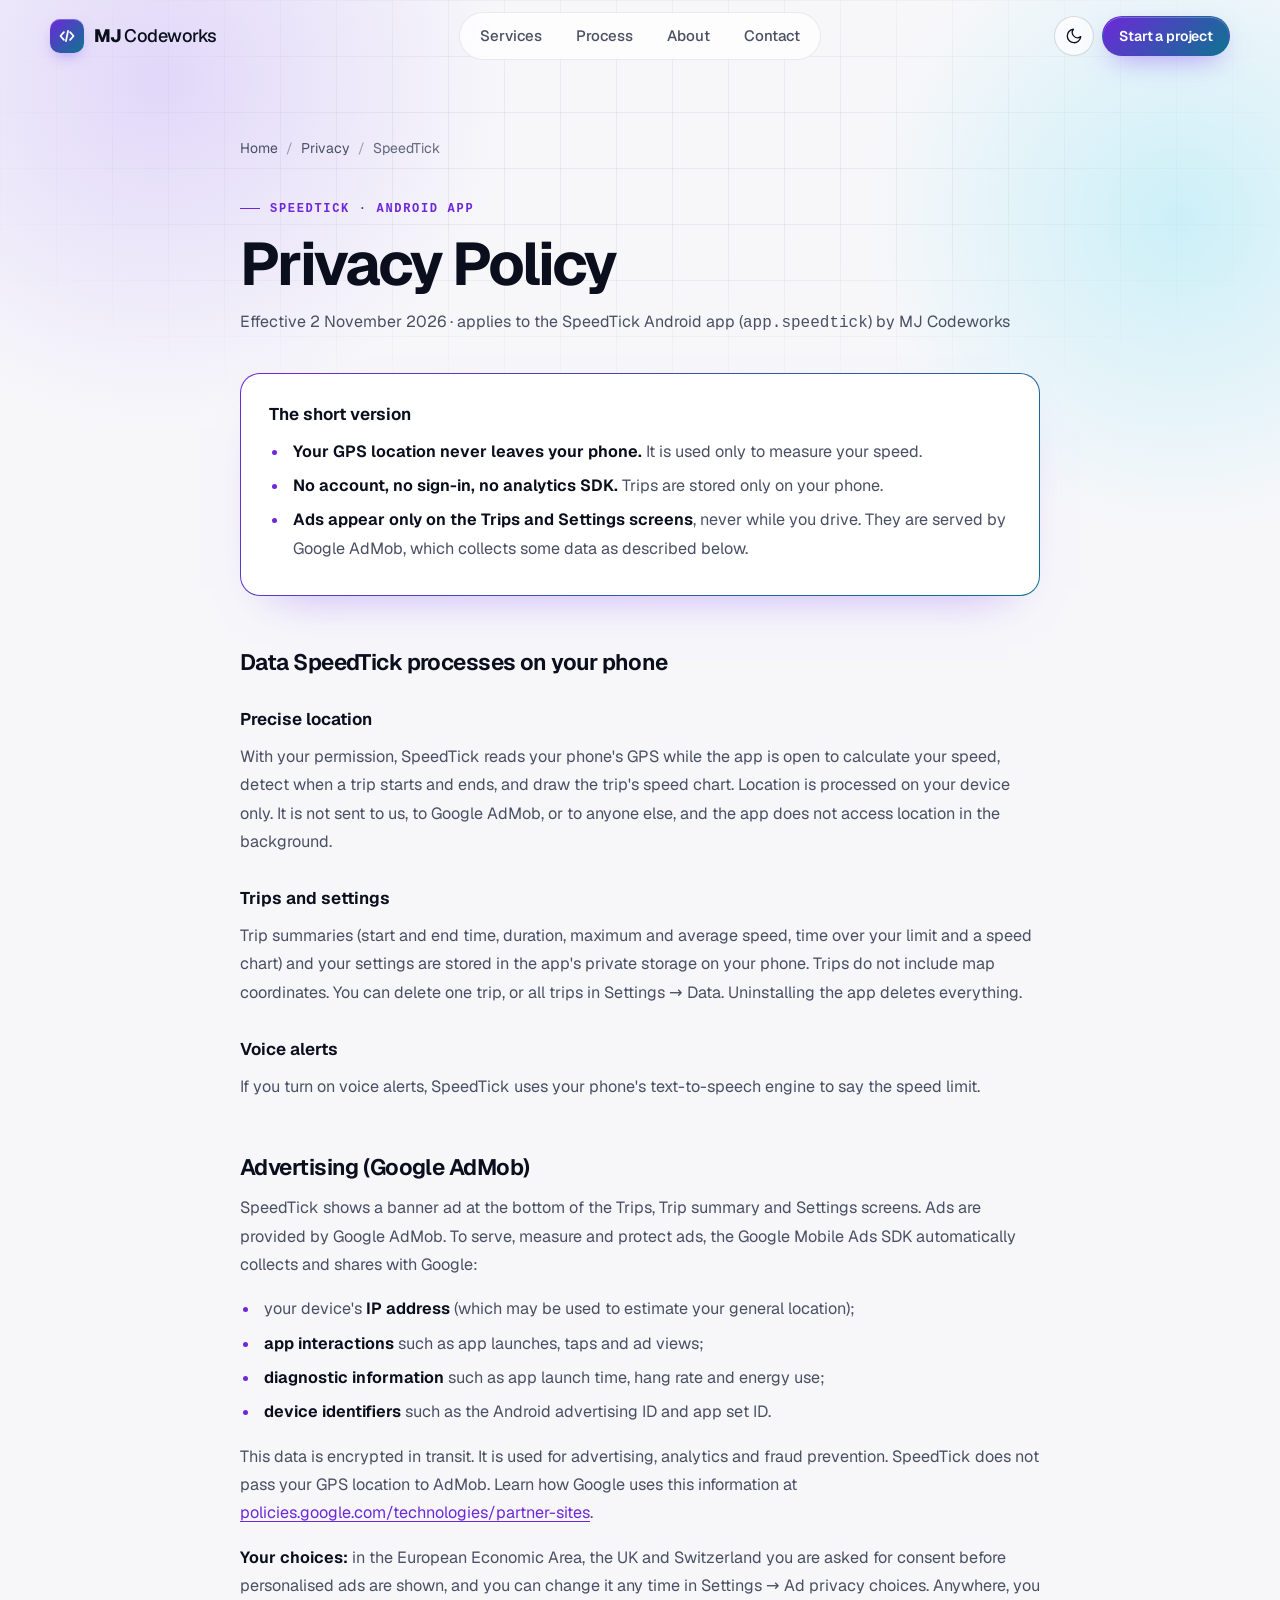
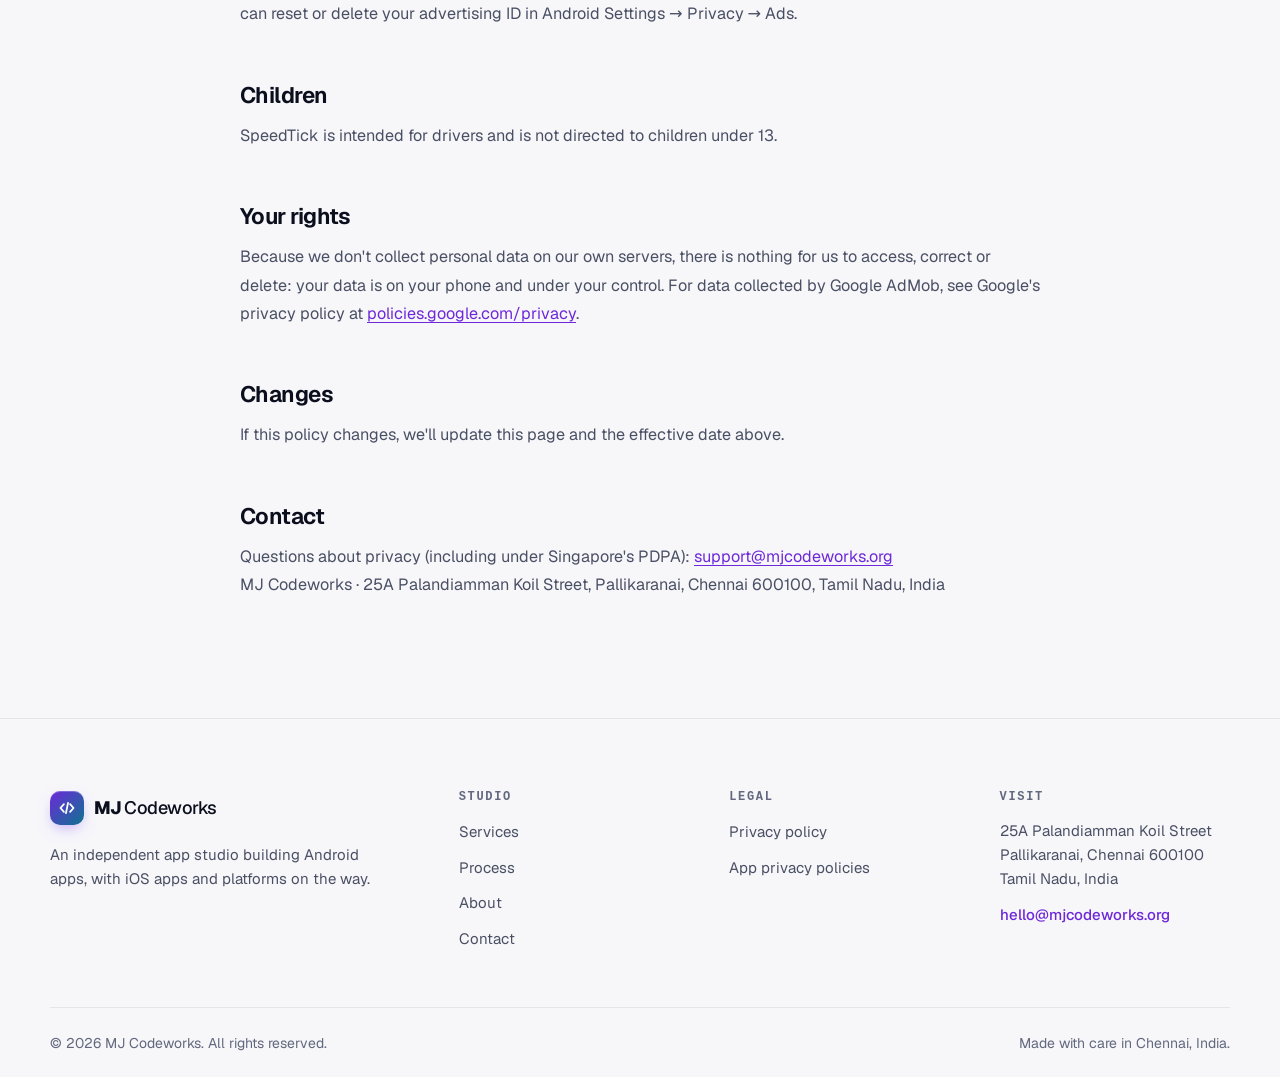
<file: site/apps/speedtick/privacy/index.html>
<!doctype html>
<html lang="en">
<head>
  <meta charset="utf-8">
  <meta name="viewport" content="width=device-width, initial-scale=1">
  <title>Privacy Policy · SpeedTick · MJ Codeworks</title>
  <meta name="description" content="Privacy policy for the SpeedTick Android app (app.speedtick) by MJ Codeworks.">
  <link rel="canonical" href="https://mjcodeworks.org/apps/speedtick/privacy/">
  <meta name="theme-color" content="#f7f7fa">
  <link rel="icon" href="../../../favicon.svg" type="image/svg+xml">
  <link rel="preload" href="../../../assets/fonts/geist-var.woff2" as="font" type="font/woff2" crossorigin>
  <link rel="stylesheet" href="../../../assets/css/styles.css">
  <script src="../../../assets/js/theme.js"></script>
  <script src="../../../assets/js/main.js" defer></script>
</head>
<body>
<a class="skip-link" href="#main">Skip to content</a>

<div class="backdrop backdrop--soft" aria-hidden="true">
  <div class="backdrop__grid"></div>
  <div class="orb orb--1"></div>
  <div class="orb orb--2"></div>
</div>

<header class="site-header" data-header>
  <div class="container site-header__inner">
    <a class="brand" href="../../../">
      <span class="brand-mark" aria-hidden="true">
        <svg viewBox="0 0 32 32" fill="none" stroke="currentColor" stroke-width="2.6" stroke-linecap="round" stroke-linejoin="round"><path d="M11.5 10.5 6.5 16l5 5.5"/><path d="m20.5 10.5 5 5.5-5 5.5"/><path d="m17.5 8.5-3 15"/></svg>
      </span>
      <span><strong>MJ</strong> Codeworks</span>
    </a>
    <nav class="nav" id="site-nav" aria-label="Main">
      <a href="../../../#services">Services</a>
      <a href="../../../#process">Process</a>
      <a href="../../../#about">About</a>
      <a href="../../../#contact">Contact</a>
    </nav>
    <div class="header-actions">
      <button class="icon-btn theme-toggle" type="button" data-theme-toggle aria-label="Dark theme" aria-pressed="false">
        <svg class="icon icon--moon" viewBox="0 0 24 24" fill="none" stroke="currentColor" stroke-width="1.75" stroke-linecap="round" stroke-linejoin="round" aria-hidden="true"><path d="M21 12.8A9 9 0 1 1 11.2 3a7 7 0 0 0 9.8 9.8z"/></svg>
        <svg class="icon icon--sun" viewBox="0 0 24 24" fill="none" stroke="currentColor" stroke-width="1.75" stroke-linecap="round" stroke-linejoin="round" aria-hidden="true"><circle cx="12" cy="12" r="4"/><path d="M12 2v2M12 20v2M4.9 4.9l1.4 1.4M17.7 17.7l1.4 1.4M2 12h2M20 12h2M4.9 19.1l1.4-1.4M17.7 6.3l1.4-1.4"/></svg>
      </button>
      <a class="btn btn--primary btn--sm header-cta" href="../../../#contact">Start a project</a>
      <button class="icon-btn menu-btn" type="button" data-menu-toggle aria-controls="site-nav" aria-expanded="false" aria-label="Menu">
        <svg class="icon icon--menu" viewBox="0 0 24 24" fill="none" stroke="currentColor" stroke-width="1.75" stroke-linecap="round" aria-hidden="true"><path d="M4 7h16M4 12h16M4 17h16"/></svg>
        <svg class="icon icon--close" viewBox="0 0 24 24" fill="none" stroke="currentColor" stroke-width="1.75" stroke-linecap="round" aria-hidden="true"><path d="M6 6l12 12M18 6 6 18"/></svg>
      </button>
    </div>
  </div>
</header>

<main id="main" class="legal-main">
  <div class="legal-wrap">
    <ol class="breadcrumbs" aria-label="Breadcrumb">
      <li><a href="../../../">Home</a></li>
      <li><a href="../../../privacy/#apps">Privacy</a></li>
      <li aria-current="page">SpeedTick</li>
    </ol>

    <header class="legal-hero">
      <p class="kicker">SpeedTick · Android app</p>
      <h1>Privacy Policy</h1>
      <p class="legal-meta">Effective 2 November 2026 · applies to the SpeedTick Android app (<code>app.speedtick</code>) by MJ Codeworks</p>
    </header>

    <article class="prose">
      <div class="summary-card">
        <strong>The short version</strong>
        <ul>
          <li><strong>Your GPS location never leaves your phone.</strong> It is used only to measure your speed.</li>
          <li><strong>No account, no sign-in, no analytics SDK.</strong> Trips are stored only on your phone.</li>
          <li><strong>Ads appear only on the Trips and Settings screens</strong>, never while you drive. They are served by
            Google AdMob, which collects some data as described below.</li>
        </ul>
      </div>

      <h2>Data SpeedTick processes on your phone</h2>
      <h3>Precise location</h3>
      <p>With your permission, SpeedTick reads your phone's GPS while the app is open to calculate your speed, detect when
        a trip starts and ends, and draw the trip's speed chart. Location is processed on your device only. It is not sent
        to us, to Google AdMob, or to anyone else, and the app does not access location in the background.</p>
      <h3>Trips and settings</h3>
      <p>Trip summaries (start and end time, duration, maximum and average speed, time over your limit and a speed chart)
        and your settings are stored in the app's private storage on your phone. Trips do not include map coordinates. You
        can delete one trip, or all trips in Settings → Data. Uninstalling the app deletes everything.</p>
      <h3>Voice alerts</h3>
      <p>If you turn on voice alerts, SpeedTick uses your phone's text-to-speech engine to say the speed limit.</p>

      <h2>Advertising (Google AdMob)</h2>
      <p>SpeedTick shows a banner ad at the bottom of the Trips, Trip summary and Settings screens. Ads are provided by
        Google AdMob. To serve, measure and protect ads, the Google Mobile Ads SDK automatically collects and shares with
        Google:</p>
      <ul>
        <li>your device's <strong>IP address</strong> (which may be used to estimate your general location);</li>
        <li><strong>app interactions</strong> such as app launches, taps and ad views;</li>
        <li><strong>diagnostic information</strong> such as app launch time, hang rate and energy use;</li>
        <li><strong>device identifiers</strong> such as the Android advertising ID and app set ID.</li>
      </ul>
      <p>This data is encrypted in transit. It is used for advertising, analytics and fraud prevention. SpeedTick does not
        pass your GPS location to AdMob. Learn how Google uses this information at
        <a href="https://policies.google.com/technologies/partner-sites">policies.google.com/technologies/partner-sites</a>.</p>
      <p><strong>Your choices:</strong> in the European Economic Area, the UK and Switzerland you are asked for consent
        before personalised ads are shown, and you can change it any time in Settings → Ad privacy choices. Anywhere, you
        can reset or delete your advertising ID in Android Settings → Privacy → Ads.</p>

      <h2>Children</h2>
      <p>SpeedTick is intended for drivers and is not directed to children under 13.</p>

      <h2>Your rights</h2>
      <p>Because we don't collect personal data on our own servers, there is nothing for us to access, correct or delete:
        your data is on your phone and under your control. For data collected by Google AdMob, see Google's privacy policy
        at <a href="https://policies.google.com/privacy">policies.google.com/privacy</a>.</p>

      <h2>Changes</h2>
      <p>If this policy changes, we'll update this page and the effective date above.</p>

      <h2>Contact</h2>
      <p>Questions about privacy (including under Singapore's PDPA):
        <a href="mailto:support@mjcodeworks.org">support@mjcodeworks.org</a><br>
        MJ Codeworks · 25A Palandiamman Koil Street, Pallikaranai, Chennai 600100, Tamil Nadu, India</p>
    </article>
  </div>
</main>

<footer class="site-footer">
  <div class="container">
    <div class="footer-grid">
      <div class="footer-brand">
        <a class="brand" href="../../../">
          <span class="brand-mark" aria-hidden="true">
            <svg viewBox="0 0 32 32" fill="none" stroke="currentColor" stroke-width="2.6" stroke-linecap="round" stroke-linejoin="round"><path d="M11.5 10.5 6.5 16l5 5.5"/><path d="m20.5 10.5 5 5.5-5 5.5"/><path d="m17.5 8.5-3 15"/></svg>
          </span>
          <span><strong>MJ</strong> Codeworks</span>
        </a>
        <p>An independent app studio building Android apps, with iOS apps and platforms on the way.</p>
      </div>
      <nav aria-label="Studio">
        <p class="footer-title">Studio</p>
        <ul class="footer-links">
          <li><a href="../../../#services">Services</a></li>
          <li><a href="../../../#process">Process</a></li>
          <li><a href="../../../#about">About</a></li>
          <li><a href="../../../#contact">Contact</a></li>
        </ul>
      </nav>
      <nav aria-label="Legal">
        <p class="footer-title">Legal</p>
        <ul class="footer-links">
          <li><a href="../../../privacy/">Privacy policy</a></li>
          <li><a href="../../../privacy/#apps">App privacy policies</a></li>
        </ul>
      </nav>
      <div>
        <p class="footer-title">Visit</p>
        <address class="footer-address">25A Palandiamman Koil Street<br>Pallikaranai, Chennai 600100<br>Tamil Nadu, India</address>
        <a class="footer-email" href="mailto:hello@mjcodeworks.org">hello@mjcodeworks.org</a>
      </div>
    </div>
    <div class="footer-bottom">
      <p>© <span data-year>2026</span> MJ Codeworks. All rights reserved.</p>
      <p>Made with care in Chennai, India.</p>
    </div>
  </div>
</footer>
</body>
</html>
</file>
<file: site/assets/css/styles.css>
/* ==========================================================================
   MJ Codeworks — site styles
   Theme: <html data-theme="light|dark"> (set by assets/js/theme.js)
   Brand: "Aurora" violet → cyan
   ========================================================================== */

@font-face {
  font-family: "Geist";
  src: url("../fonts/geist-var.woff2") format("woff2");
  font-weight: 100 900;
  font-style: normal;
  font-display: swap;
}

@font-face {
  font-family: "Instrument Serif";
  src: url("../fonts/instrument-serif-italic.woff2") format("woff2");
  font-weight: 400;
  font-style: italic;
  font-display: swap;
}

@property --ring {
  syntax: "<number>";
  inherits: false;
  initial-value: 0;
}

/* ---------- Tokens ---------- */

:root {
  --font-sans: "Geist", ui-sans-serif, system-ui, -apple-system, "Segoe UI", Roboto, "Helvetica Neue", Arial, sans-serif;
  --font-serif: "Instrument Serif", ui-serif, Georgia, "Times New Roman", serif;
  --font-mono: ui-monospace, "SF Mono", SFMono-Regular, Menlo, Consolas, "Liberation Mono", monospace;

  --radius-xs: 8px;
  --radius-sm: 12px;
  --radius: 20px;
  --radius-lg: 28px;
  --container: 1180px;
  --header-h: 72px;
  --ease: cubic-bezier(0.22, 1, 0.36, 1);

  --bg: #f7f7fa;
  --bg-alt: #eff0f5;
  --surface: #ffffff;
  --surface-2: #f3f4f8;
  --glass: rgba(255, 255, 255, 0.72);
  --line: rgba(14, 18, 36, 0.08);
  --line-strong: rgba(14, 18, 36, 0.15);
  --ink: #0b0f1d;
  --muted: #4a5064;
  --subtle: #62687d;
  --grid: rgba(14, 18, 36, 0.055);
  --track: rgba(14, 18, 36, 0.08);
  --shadow-sm: 0 1px 2px rgba(14, 18, 36, 0.05);
  --shadow: 0 1px 2px rgba(14, 18, 36, 0.04), 0 18px 40px -18px rgba(14, 18, 36, 0.2);
  --glow-strength: 0.34;

  /* Brand: p1/p2 = buttons & fills (white text passes AA), glow = decorative light,
     t1/t2 = gradient headline text, accent = links, icons and small text. */
  --p1: #6d28d9;
  --p2: #0e7490;
  --glow1: #8b5cf6;
  --glow2: #22d3ee;
  --t1: #6d28d9;
  --t2: #0e7490;
  --accent: #6d28d9;
  color-scheme: light;
}

[data-theme="dark"] {
  --bg: #06070c;
  --bg-alt: #0a0c13;
  --surface: #0f121b;
  --surface-2: #151924;
  --glass: rgba(15, 18, 27, 0.64);
  --line: rgba(255, 255, 255, 0.07);
  --line-strong: rgba(255, 255, 255, 0.14);
  --ink: #eef0f8;
  --muted: #a3a9bc;
  --subtle: #8a90a5;
  --grid: rgba(255, 255, 255, 0.04);
  --track: rgba(255, 255, 255, 0.09);
  --shadow-sm: 0 1px 2px rgba(0, 0, 0, 0.4);
  --shadow: 0 1px 2px rgba(0, 0, 0, 0.35), 0 24px 48px -24px rgba(0, 0, 0, 0.75);
  --glow-strength: 0.42;
  --t1: #a78bfa;
  --t2: #22d3ee;
  --accent: #c4b5fd;
  color-scheme: dark;
}

:root {
  --accent-soft: color-mix(in srgb, var(--accent) 11%, transparent);
  --accent-line: color-mix(in srgb, var(--accent) 28%, transparent);
  --gradient: linear-gradient(135deg, var(--p1), var(--p2));
  --gradient-text: linear-gradient(100deg, var(--t1), var(--t2));
}

/* ---------- Base ---------- */

*, *::before, *::after { box-sizing: border-box; }

html {
  -webkit-text-size-adjust: 100%;
  scroll-behavior: smooth;
  scroll-padding-top: calc(var(--header-h) + 16px);
}

body {
  position: relative;
  isolation: isolate;
  margin: 0;
  min-height: 100vh;
  background: var(--bg);
  color: var(--ink);
  font: 400 1rem/1.6 var(--font-sans);
  -webkit-font-smoothing: antialiased;
  -moz-osx-font-smoothing: grayscale;
  overflow-x: clip;
  transition: background-color 0.35s ease, color 0.35s ease;
}

img, svg { display: block; max-width: 100%; }
a { color: inherit; }
h1, h2, h3, p { overflow-wrap: break-word; }
::selection { background: color-mix(in srgb, var(--accent) 22%, transparent); }
:focus-visible { outline: 2px solid var(--accent); outline-offset: 3px; border-radius: 6px; }

.sr-only {
  position: absolute; width: 1px; height: 1px; padding: 0; margin: -1px;
  overflow: hidden; clip: rect(0, 0, 0, 0); white-space: nowrap; border: 0;
}

.skip-link {
  position: absolute; left: 16px; top: -100px; z-index: 100;
  padding: 10px 16px; border-radius: var(--radius-xs);
  background: var(--ink); color: var(--bg); font-weight: 600; text-decoration: none;
}
.skip-link:focus { top: 12px; }

.container { width: min(100% - 40px, var(--container)); margin-inline: auto; }

.icon { width: 20px; height: 20px; flex: none; }

/* ---------- Background glow ---------- */

.backdrop {
  position: absolute; inset: 0 0 auto; height: 1100px; z-index: -1;
  overflow: hidden; pointer-events: none;
}
.backdrop__grid {
  position: absolute; inset: 0;
  background-image:
    linear-gradient(var(--grid) 1px, transparent 1px),
    linear-gradient(90deg, var(--grid) 1px, transparent 1px);
  background-size: 56px 56px;
  -webkit-mask-image: radial-gradient(ellipse 75% 60% at 50% 25%, #000 25%, transparent 75%);
  mask-image: radial-gradient(ellipse 75% 60% at 50% 25%, #000 25%, transparent 75%);
}
.orb {
  position: absolute; border-radius: 50%;
  opacity: var(--glow-strength);
  animation: drift 22s ease-in-out infinite alternate;
}
.orb--1 { width: 760px; height: 760px; top: -300px; left: -220px; background: radial-gradient(circle, var(--glow1), transparent 65%); }
.orb--2 { width: 680px; height: 680px; top: -120px; right: -240px; background: radial-gradient(circle, var(--glow2), transparent 65%); animation-delay: -7s; }
.orb--3 { width: 520px; height: 520px; top: 420px; left: 32%; background: radial-gradient(circle, var(--glow1), transparent 65%); opacity: calc(var(--glow-strength) * 0.45); animation-delay: -14s; }
.backdrop--soft { height: 640px; }
.backdrop--soft .orb { opacity: calc(var(--glow-strength) * 0.6); }

@keyframes drift {
  to { transform: translate3d(60px, 40px, 0) scale(1.08); }
}

/* ---------- Buttons ---------- */

.btn {
  display: inline-flex; align-items: center; justify-content: center; gap: 8px;
  height: 48px; padding: 0 22px; border-radius: 999px;
  border: 1px solid transparent;
  font: 600 0.9375rem/1 var(--font-sans); letter-spacing: -0.01em;
  text-decoration: none; white-space: nowrap; cursor: pointer;
  transition: transform 0.25s var(--ease), box-shadow 0.25s ease, background-color 0.25s ease, border-color 0.25s ease;
}
.btn .icon { width: 18px; height: 18px; transition: transform 0.25s var(--ease); }
.btn:hover .icon--arrow { transform: translateX(3px); }
.btn--primary {
  color: #fff;
  background: var(--gradient);
  box-shadow: 0 10px 28px -10px color-mix(in srgb, var(--glow1) 75%, transparent), inset 0 1px 0 rgba(255, 255, 255, 0.22);
}
.btn--primary:hover { transform: translateY(-1px); box-shadow: 0 16px 36px -12px color-mix(in srgb, var(--glow1) 85%, transparent), inset 0 1px 0 rgba(255, 255, 255, 0.22); }
.btn--ghost {
  color: var(--ink);
  background: var(--glass);
  border-color: var(--line-strong);
  -webkit-backdrop-filter: blur(10px);
  backdrop-filter: blur(10px);
}
.btn--ghost:hover { border-color: var(--accent-line); background: var(--surface); }
.btn--sm { height: 40px; padding: 0 16px; font-size: 0.875rem; }

.icon-btn {
  display: inline-grid; place-items: center;
  width: 40px; height: 40px; padding: 0;
  border-radius: 999px; border: 1px solid var(--line-strong);
  background: var(--glass); color: var(--ink); cursor: pointer;
  transition: border-color 0.2s ease, background-color 0.2s ease, transform 0.2s var(--ease);
}
.icon-btn:hover { border-color: var(--accent-line); background: var(--surface); }
.icon-btn:active { transform: scale(0.94); }
.icon-btn .icon { width: 18px; height: 18px; }

/* ---------- Header ---------- */

.site-header {
  position: sticky; top: 0; z-index: 50;
  border-bottom: 1px solid transparent;
  transition: background-color 0.3s ease, border-color 0.3s ease;
}
.site-header.is-scrolled,
.site-header.menu-open {
  background: var(--glass);
  border-bottom-color: var(--line);
  -webkit-backdrop-filter: saturate(160%) blur(18px);
  backdrop-filter: saturate(160%) blur(18px);
}
.site-header__inner {
  display: grid; grid-template-columns: 1fr auto 1fr; align-items: center; gap: 16px;
  height: var(--header-h);
}

.brand {
  display: inline-flex; align-items: center; gap: 10px; justify-self: start;
  font-size: 1.125rem; font-weight: 500; letter-spacing: -0.03em; text-decoration: none;
}
.brand strong { font-weight: 800; }
.brand-mark {
  display: grid; place-items: center; flex: none;
  width: 34px; height: 34px; border-radius: 10px;
  background: var(--gradient); color: #fff;
  box-shadow: 0 6px 16px -6px color-mix(in srgb, var(--glow1) 70%, transparent), inset 0 1px 0 rgba(255, 255, 255, 0.25);
}
.brand-mark svg { width: 22px; height: 22px; }

.nav {
  display: flex; align-items: center; gap: 2px; padding: 4px;
  border-radius: 999px; border: 1px solid var(--line);
  background: var(--glass);
  -webkit-backdrop-filter: blur(12px);
  backdrop-filter: blur(12px);
}
.nav a {
  padding: 7px 16px; border-radius: 999px;
  color: var(--muted); font-size: 0.9375rem; font-weight: 500; text-decoration: none;
  transition: color 0.2s ease, background-color 0.2s ease;
}
.nav a:hover { color: var(--ink); background: var(--accent-soft); }
.nav a[aria-current="page"] { color: var(--ink); }

.header-actions { display: flex; align-items: center; gap: 8px; justify-self: end; grid-column: -2; }
.menu-btn { display: none; }

.theme-toggle .icon--sun { display: none; }
[data-theme="dark"] .theme-toggle .icon--sun { display: block; }
[data-theme="dark"] .theme-toggle .icon--moon { display: none; }
.menu-btn .icon--close { display: none; }
.menu-open .menu-btn .icon--close { display: block; }
.menu-open .menu-btn .icon--menu { display: none; }

/* ---------- Typography helpers ---------- */

.kicker {
  display: inline-flex; align-items: center; gap: 10px; margin: 0 0 18px;
  color: var(--accent); font: 600 0.75rem/1 var(--font-mono);
  letter-spacing: 0.14em; text-transform: uppercase;
}
.kicker::before { content: ""; width: 20px; height: 1px; background: currentColor; }

.gradient-text {
  background: var(--gradient-text);
  -webkit-background-clip: text;
  background-clip: text;
  color: transparent;
}
.serif-accent {
  font-family: var(--font-serif);
  font-style: italic;
  font-weight: 400;
  letter-spacing: -0.01em;
  padding-inline: 0.04em 0.1em;
  margin-inline: -0.04em -0.1em;
}

/* ---------- Hero ---------- */

.hero { padding: clamp(40px, 7vw, 88px) 0 clamp(64px, 8vw, 112px); }
.hero__inner {
  display: grid; grid-template-columns: minmax(0, 1.08fr) minmax(0, 0.92fr);
  align-items: center; gap: 40px;
}
.hero [data-enter] { animation: enter 0.9s var(--ease) both; animation-delay: calc(var(--i, 0) * 90ms); }

.pill {
  display: inline-flex; align-items: center; gap: 10px;
  padding: 5px 14px 5px 5px; border-radius: 999px;
  border: 1px solid var(--line-strong); background: var(--glass);
  -webkit-backdrop-filter: blur(10px);
  backdrop-filter: blur(10px);
  color: var(--muted); font-size: 0.8125rem; font-weight: 500;
}
.pill__tag {
  padding: 4px 10px; border-radius: 999px;
  background: var(--gradient); color: #fff; font-size: 0.75rem; font-weight: 600;
}

.hero h1 {
  margin: 24px 0 22px;
  font-size: clamp(2.6rem, 6.2vw, 4.9rem);
  font-weight: 700; line-height: 1.02; letter-spacing: -0.048em;
  text-wrap: balance;
}
.hero h1 .serif-accent { font-size: 1.06em; letter-spacing: -0.02em; }
.lead {
  margin: 0; max-width: 560px;
  color: var(--muted); font-size: clamp(1.05rem, 1.5vw, 1.2rem); line-height: 1.65;
  text-wrap: pretty;
}
.hero__actions { display: flex; flex-wrap: wrap; gap: 12px; margin-top: 36px; }
.check-list {
  display: flex; flex-wrap: wrap; gap: 10px 22px;
  margin: 36px 0 0; padding: 0; list-style: none;
  color: var(--muted); font-size: 0.9375rem;
}
.check-list li { display: inline-flex; align-items: center; gap: 8px; }
.check-list .icon { width: 18px; height: 18px; color: var(--accent); }

/* Phone mockup */

.hero__visual {
  position: relative; display: grid; place-items: center;
  min-height: 640px;
  perspective: 1400px;
  text-align: left;
}
.device {
  position: relative; width: 292px; height: 604px;
  padding: 10px; border-radius: 50px;
  background: linear-gradient(160deg, #2a2f3d, #0a0c12 40%, #1c202b);
  box-shadow:
    0 0 0 1px rgba(255, 255, 255, 0.08) inset,
    0 50px 100px -30px color-mix(in srgb, var(--glow1) 45%, rgba(0, 0, 0, 0.5)),
    0 30px 60px -30px rgba(0, 0, 0, 0.55);
  transform: rotateY(-14deg) rotateX(6deg) rotateZ(1deg);
  transition: transform 0.8s var(--ease);
  animation: device-in 1.2s var(--ease) 0.15s both;
}
.hero__visual:hover .device { transform: rotateY(-4deg) rotateX(2deg); }
.device::before {
  content: ""; position: absolute; top: 22px; left: 50%; z-index: 3;
  width: 12px; height: 12px; margin-left: -6px; border-radius: 50%;
  background: #05060a; box-shadow: 0 0 0 2px rgba(255, 255, 255, 0.04);
}
.device__screen {
  position: relative; height: 100%; overflow: hidden;
  display: flex; flex-direction: column; gap: 14px;
  padding: 18px 16px 12px; border-radius: 40px;
  background: var(--surface); color: var(--ink);
}
.app-status { display: flex; justify-content: space-between; padding: 0 8px; font-size: 0.75rem; font-weight: 600; }
.app-status span:last-child { display: inline-flex; gap: 4px; align-items: center; }
.app-status i { display: block; width: 14px; height: 8px; border-radius: 2px; background: currentColor; opacity: 0.8; }
.app-status i:first-child { width: 10px; opacity: 0.5; }
.app-top { display: flex; align-items: center; justify-content: space-between; padding: 6px 4px 0; }
.app-kicker { margin: 0; color: var(--subtle); font-size: 0.75rem; }
.app-title { margin: 0; font-size: 1.25rem; font-weight: 700; letter-spacing: -0.03em; }
.app-avatar {
  display: grid; place-items: center; width: 36px; height: 36px; border-radius: 50%;
  background: var(--gradient); color: #fff; font-size: 0.75rem; font-weight: 700;
}
.app-card {
  display: flex; align-items: center; gap: 14px; padding: 14px;
  border-radius: 20px; background: var(--surface-2); border: 1px solid var(--line);
}
.ring { position: relative; flex: none; width: 64px; height: 64px; display: grid; place-items: center; }
.ring::before {
  content: ""; position: absolute; inset: 0; border-radius: 50%;
  background: conic-gradient(var(--glow1), var(--glow2) calc(var(--ring) * 1%), var(--track) 0);
  -webkit-mask: radial-gradient(farthest-side, transparent calc(100% - 7px), #000 calc(100% - 6px));
  mask: radial-gradient(farthest-side, transparent calc(100% - 7px), #000 calc(100% - 6px));
  animation: ring-fill 1.8s var(--ease) 0.6s both;
}
.ring span { font-size: 0.875rem; font-weight: 700; }
.app-card__title { margin: 0; font-weight: 650; font-size: 0.9375rem; }
.app-card__sub { margin: 2px 0 0; color: var(--subtle); font-size: 0.75rem; }
.app-section-label { display: flex; justify-content: space-between; margin: 0 4px; font-size: 0.75rem; color: var(--subtle); }
.app-section-label b { color: var(--ink); font-weight: 600; }
.app-bars {
  display: flex; align-items: flex-end; gap: 8px; height: 76px; padding: 0 4px;
}
.app-bars span {
  flex: 1; height: var(--h); border-radius: 6px;
  background: linear-gradient(180deg, var(--glow1), color-mix(in srgb, var(--glow2) 60%, transparent));
  opacity: 0.85; transform-origin: bottom;
  animation: bar-grow 1s var(--ease) both;
  animation-delay: calc(0.7s + var(--i) * 70ms);
}
.app-bars span:last-child { opacity: 1; box-shadow: 0 0 18px -2px var(--glow1); }
.app-tasks { display: grid; gap: 8px; margin: 0; padding: 0; list-style: none; }
.app-tasks li {
  display: flex; align-items: center; gap: 10px; padding: 10px 12px;
  border-radius: 14px; border: 1px solid var(--line); font-size: 0.8125rem; font-weight: 500;
}
.app-tasks li em { margin-left: auto; color: var(--subtle); font-size: 0.6875rem; font-style: normal; }
.task-dot {
  display: grid; place-items: center; flex: none;
  width: 18px; height: 18px; border-radius: 50%;
  border: 1.5px solid var(--line-strong);
}
.task-dot svg { width: 11px; height: 11px; }
.is-done .task-dot { border: 0; background: var(--gradient); color: #fff; }
.is-active .task-dot { border-color: var(--glow1); box-shadow: 0 0 0 3px color-mix(in srgb, var(--glow1) 25%, transparent); }
.app-nav {
  display: flex; justify-content: space-around; margin-top: auto; padding: 10px 6px 4px;
  border-top: 1px solid var(--line);
}
.app-nav span { width: 22px; height: 6px; border-radius: 4px; background: var(--track); }
.app-nav span:first-child { width: 36px; background: var(--gradient); }

.float-card {
  position: absolute; z-index: 2;
  display: flex; align-items: center; gap: 12px;
  padding: 12px 16px 12px 12px; border-radius: 18px;
  border: 1px solid var(--line-strong); background: var(--glass);
  -webkit-backdrop-filter: blur(18px) saturate(160%);
  backdrop-filter: blur(18px) saturate(160%);
  box-shadow: var(--shadow);
  animation: enter 0.9s var(--ease) both, bob 7s ease-in-out infinite;
}
.float-card__icon {
  display: grid; place-items: center; flex: none;
  width: 36px; height: 36px; border-radius: 11px;
  background: var(--gradient); color: #fff;
}
.float-card__icon .icon { width: 18px; height: 18px; }
.float-card strong { display: block; font-size: 0.8125rem; font-weight: 650; }
.float-card small { display: block; color: var(--subtle); font-size: 0.6875rem; }
.float-card--a { top: 40%; left: -4%; animation-delay: 0.7s, 1.6s; }
.float-card--b { bottom: 5%; right: -4%; animation-delay: 0.9s, 0s; }
.float-card--c { top: 4%; right: 4%; padding: 10px 14px; animation-delay: 1.1s, 3s; }
.float-card--c strong { font-size: 1.125rem; letter-spacing: -0.02em; }

/* ---------- Marquee ---------- */

.marquee {
  border-block: 1px solid var(--line);
  background: color-mix(in srgb, var(--surface) 55%, transparent);
  overflow: hidden;
  -webkit-mask-image: linear-gradient(90deg, transparent, #000 12%, #000 88%, transparent);
  mask-image: linear-gradient(90deg, transparent, #000 12%, #000 88%, transparent);
}
.marquee__track { display: flex; width: max-content; animation: marquee 48s linear infinite; }
.marquee:hover .marquee__track { animation-play-state: paused; }
.marquee__list {
  display: flex; align-items: center; gap: 36px;
  margin: 0; padding: 22px 36px 22px 0; list-style: none;
  color: var(--muted); font-size: 1rem; font-weight: 500; white-space: nowrap;
}
.marquee__list li { display: inline-flex; align-items: center; gap: 36px; }
.marquee__list li::after {
  content: "✦"; font-size: 0.75rem;
  background: var(--gradient-text); -webkit-background-clip: text; background-clip: text; color: transparent;
}

/* ---------- Sections ---------- */

.section { padding: clamp(80px, 10vw, 136px) 0; }
.section--alt {
  background: var(--bg-alt);
  border-block: 1px solid var(--line);
}
.section-head { max-width: 760px; margin: 0 auto clamp(40px, 6vw, 64px); text-align: center; }
.section-head .kicker { justify-content: center; }
.section-title {
  margin: 0 0 18px;
  font-size: clamp(2rem, 4.6vw, 3.4rem); font-weight: 700;
  line-height: 1.06; letter-spacing: -0.04em;
  text-wrap: balance;
}
.section-title .serif-accent { font-size: 1.06em; }
.section-lead { margin: 0 auto; max-width: 620px; color: var(--muted); font-size: 1.125rem; text-wrap: pretty; }

/* Reveal on scroll (only when JS is running) */
.js [data-reveal] {
  opacity: 0; translate: 0 24px;
  transition:
    opacity 0.8s var(--ease) calc(var(--i, 0) * 80ms),
    translate 0.8s var(--ease) calc(var(--i, 0) * 80ms),
    transform 0.3s var(--ease), border-color 0.3s ease, box-shadow 0.3s ease;
}
.js [data-reveal].is-visible { opacity: 1; translate: 0 0; }

/* ---------- Cards ---------- */

.card {
  position: relative; overflow: hidden;
  padding: 28px; border-radius: var(--radius);
  background: var(--surface); border: 1px solid var(--line);
  box-shadow: var(--shadow-sm);
  transition: transform 0.3s var(--ease), border-color 0.3s ease, box-shadow 0.3s ease;
}
.card > * { position: relative; }
.card:hover { border-color: var(--line-strong); box-shadow: var(--shadow); }
[data-spotlight]::before {
  content: ""; position: absolute; inset: 0;
  background: radial-gradient(460px circle at var(--mx, 50%) var(--my, 0%), color-mix(in srgb, var(--glow1) 13%, transparent), transparent 60%);
  opacity: 0; transition: opacity 0.35s ease; pointer-events: none;
}
[data-spotlight]:hover::before { opacity: 1; }

.icon-tile {
  display: grid; place-items: center; flex: none;
  width: 46px; height: 46px; border-radius: 13px;
  background: var(--accent-soft); color: var(--accent);
  border: 1px solid var(--accent-line);
}
.icon-tile .icon { width: 22px; height: 22px; }

.status {
  display: inline-flex; align-items: center; gap: 7px;
  padding: 5px 11px; border-radius: 999px;
  border: 1px solid var(--line-strong);
  color: var(--muted); font-size: 0.75rem; font-weight: 600; white-space: nowrap;
}
.status .icon { width: 13px; height: 13px; }
.status--live { color: var(--accent); border-color: var(--accent-line); background: var(--accent-soft); }
.status--live::before {
  content: ""; width: 7px; height: 7px; border-radius: 50%;
  background: currentColor; animation: ping 2.2s ease-out infinite;
}

/* Bento grid */
.bento { display: grid; grid-template-columns: repeat(3, minmax(0, 1fr)); gap: 16px; }
.bento-card { display: flex; flex-direction: column; gap: 14px; min-height: 250px; }
.bento-card:hover { transform: translateY(-3px); }
.bento-card--feature { grid-column: span 2; grid-row: span 2; padding: 36px; }
.bento-card__head { display: flex; align-items: flex-start; justify-content: space-between; gap: 12px; margin-bottom: 8px; }
.bento-card h3 { margin: 0; font-size: 1.3rem; font-weight: 650; letter-spacing: -0.025em; }
.bento-card--feature h3 { font-size: clamp(1.6rem, 2.6vw, 2.1rem); letter-spacing: -0.035em; }
.bento-card p { margin: 0; color: var(--muted); }
.bento-card--feature > p { max-width: 520px; font-size: 1.0625rem; }
.bento-card--soon { background: linear-gradient(180deg, var(--surface), var(--surface-2)); }

.chips { display: flex; flex-wrap: wrap; gap: 8px; margin: 6px 0 10px; padding: 0; list-style: none; }
.chips li {
  padding: 6px 12px; border-radius: 999px;
  border: 1px solid var(--line); background: var(--surface-2);
  font-size: 0.8125rem; font-weight: 500;
}

.terminal {
  margin-top: auto; padding: 16px 18px 18px;
  border-radius: 16px; border: 1px solid rgba(255, 255, 255, 0.08);
  background: #0a0c12; color: #d5d9e5;
  font: 500 0.8125rem/1.75 var(--font-mono);
  box-shadow: inset 0 1px 0 rgba(255, 255, 255, 0.05), 0 20px 40px -24px rgba(0, 0, 0, 0.6);
  overflow-x: auto;
}
.terminal__bar { display: flex; gap: 7px; margin-bottom: 12px; }
.terminal__bar span { width: 11px; height: 11px; border-radius: 50%; background: #ff5f57; }
.terminal__bar span:nth-child(2) { background: #febc2e; }
.terminal__bar span:nth-child(3) { background: #28c840; }
.terminal__line { display: block; white-space: pre; }
.terminal .t-prompt { color: var(--glow2); }
.terminal .t-ok { color: #4ade80; }
.terminal .t-dim { color: #7d8398; }
.caret {
  display: inline-block; width: 8px; height: 1.05em; margin-left: 2px;
  background: #d5d9e5; vertical-align: text-bottom;
  animation: blink 1.1s steps(1) infinite;
}
.js .bento-card--feature .terminal__line { opacity: 0; }
.js .bento-card--feature.is-visible .terminal__line {
  animation: line-in 0.45s var(--ease) both;
  animation-delay: calc(0.5s + var(--l) * 0.45s);
}

/* ---------- Process ---------- */

.process {
  position: relative;
  display: grid; grid-template-columns: repeat(4, minmax(0, 1fr)); gap: 24px;
  margin: 0; padding: 0; list-style: none;
}
.process::before {
  content: ""; position: absolute; top: 28px; left: 28px; right: calc((100% - 72px) / 4 - 28px); height: 2px;
  background: linear-gradient(90deg, var(--glow1), var(--glow2));
  opacity: 0.55; transform-origin: left;
}
.js .process::before { transform: scaleX(0); transition: transform 1.6s var(--ease) 0.2s; }
.js .process.is-visible::before { transform: scaleX(1); }
.step { position: relative; display: flex; flex-direction: column; align-items: flex-start; }
.step__badge {
  position: relative; z-index: 1;
  display: grid; place-items: center;
  width: 56px; height: 56px; border-radius: 50%;
  background: var(--surface); color: var(--accent);
  border: 1px solid var(--accent-line);
  box-shadow: 0 0 0 8px var(--bg-alt), 0 10px 24px -12px color-mix(in srgb, var(--glow1) 70%, transparent);
}
.step__badge .icon { width: 22px; height: 22px; }
.step__num { display: block; margin: 26px 0 8px; color: var(--subtle); font: 600 0.75rem/1 var(--font-mono); letter-spacing: 0.14em; }
.step h3 { margin: 0 0 10px; font-size: 1.35rem; font-weight: 650; letter-spacing: -0.025em; }
.step p { margin: 0 0 18px; color: var(--muted); }
.step__out {
  display: inline-flex; align-items: center; gap: 8px; margin-top: auto;
  padding: 7px 12px; border-radius: 999px;
  border: 1px solid var(--line); background: var(--surface);
  font-size: 0.8125rem; font-weight: 600;
}
.step__out .icon { width: 15px; height: 15px; color: var(--accent); }

/* ---------- About ---------- */

.about { display: grid; grid-template-columns: minmax(0, 0.95fr) minmax(0, 1.05fr); gap: clamp(40px, 6vw, 80px); align-items: start; }
.about__intro { position: sticky; top: calc(var(--header-h) + 32px); }
.about__intro .section-title { text-align: left; }
.about__intro p { color: var(--muted); font-size: 1.0625rem; margin: 0 0 16px; max-width: 520px; }
.facts { display: grid; gap: 12px; margin: 28px 0 0; padding: 0; list-style: none; }
.facts li { display: flex; align-items: center; gap: 12px; font-weight: 500; }
.facts .icon-tile { width: 36px; height: 36px; border-radius: 10px; }
.facts .icon-tile .icon { width: 18px; height: 18px; }
.principles { display: grid; grid-template-columns: repeat(2, minmax(0, 1fr)); gap: 16px; }
.principle { display: flex; flex-direction: column; gap: 14px; }
.principle:nth-child(even) { margin-top: 40px; }
.principle h3 { margin: 6px 0 0; font-size: 1.15rem; font-weight: 650; letter-spacing: -0.02em; }
.principle p { margin: 0; color: var(--muted); font-size: 0.975rem; }

/* ---------- CTA ---------- */

.cta {
  position: relative; isolation: isolate; overflow: hidden;
  padding: clamp(48px, 7vw, 88px) clamp(24px, 5vw, 64px);
  border-radius: var(--radius-lg); border: 1px solid var(--line);
  background: var(--surface); text-align: center;
}
.cta::before {
  content: ""; position: absolute; inset: 0; z-index: -1;
  background:
    radial-gradient(600px circle at 12% 0%, color-mix(in srgb, var(--glow1) 32%, transparent), transparent 60%),
    radial-gradient(560px circle at 88% 100%, color-mix(in srgb, var(--glow2) 30%, transparent), transparent 60%);
}
.cta::after {
  content: ""; position: absolute; inset: 0; z-index: -1;
  background-image:
    linear-gradient(var(--grid) 1px, transparent 1px),
    linear-gradient(90deg, var(--grid) 1px, transparent 1px);
  background-size: 44px 44px;
  -webkit-mask-image: radial-gradient(ellipse at center, #000 20%, transparent 75%);
  mask-image: radial-gradient(ellipse at center, #000 20%, transparent 75%);
}
.cta .section-title { max-width: 760px; margin-inline: auto; }
.cta .section-lead { margin-bottom: 32px; }
.cta__actions { display: flex; flex-wrap: wrap; justify-content: center; gap: 12px; }

/* ---------- Contact ---------- */

.contact-grid { display: grid; grid-template-columns: minmax(0, 1.35fr) minmax(0, 1fr); gap: 16px; }
.contact-card { display: flex; align-items: flex-start; gap: 18px; }
.contact-card h3 { margin: 0 0 4px; font-size: 1rem; font-weight: 600; color: var(--subtle); }
.contact-card__value { margin: 0; font-size: 1.25rem; font-weight: 600; letter-spacing: -0.02em; overflow-wrap: anywhere; }
a.contact-card__value { display: inline-block; color: var(--ink); text-decoration: none; transition: color 0.2s ease; }
a.contact-card__value:hover { color: var(--accent); }
.contact-card__note { margin: 6px 0 0; color: var(--subtle); font-size: 0.875rem; }
.contact-card__note a { color: var(--accent); text-underline-offset: 3px; }
.contact-card--address { grid-row: span 2; flex-direction: column; align-items: stretch; gap: 0; padding: 0; }
.contact-card--address .map-art { flex: 1 0 240px; }
.contact-card--address .contact-card__body { display: flex; gap: 18px; padding: 28px; }
.contact-card address { font-style: normal; font-size: 1.125rem; font-weight: 500; line-height: 1.55; letter-spacing: -0.01em; }
.contact-actions { display: flex; flex-wrap: wrap; gap: 10px; margin-top: 18px; }
.placeholder { color: var(--subtle); }

.map-art {
  position: relative; height: 240px; overflow: hidden;
  background: var(--surface-2);
  border-bottom: 1px solid var(--line);
  background-image:
    linear-gradient(var(--grid) 1px, transparent 1px),
    linear-gradient(90deg, var(--grid) 1px, transparent 1px);
  background-size: 28px 28px;
}
.map-art__marsh {
  position: absolute; left: -6%; bottom: -30%; width: 46%; height: 90%;
  border-radius: 46% 54% 60% 40% / 52% 44% 56% 48%;
  background: color-mix(in srgb, var(--glow2) 20%, transparent);
  border: 1px solid color-mix(in srgb, var(--glow2) 30%, transparent);
}
.map-art__road {
  position: absolute; height: 14px; border-radius: 8px;
  background: var(--surface); box-shadow: 0 0 0 1px var(--line-strong);
}
.map-art__road--1 { left: -10%; right: -10%; top: 46%; transform: rotate(-8deg); }
.map-art__road--2 { top: -20%; bottom: -20%; left: 58%; width: 12px; height: auto; transform: rotate(14deg); }
.map-art__road--3 { left: 30%; right: -20%; top: 18%; height: 8px; transform: rotate(12deg); opacity: 0.8; }
.map-art__pin {
  position: absolute; top: 43%; left: 57%; z-index: 1;
  display: grid; place-items: center;
  width: 46px; height: 46px; margin: -23px 0 0 -23px; border-radius: 50%;
  background: var(--gradient); color: #fff;
  box-shadow: 0 0 0 5px var(--surface), 0 14px 28px -10px color-mix(in srgb, var(--glow1) 80%, transparent);
}
.map-art__pin::before, .map-art__pin::after {
  content: ""; position: absolute; inset: -5px; border-radius: 50%;
  border: 2px solid var(--glow1); opacity: 0;
  animation: pulse 2.6s ease-out infinite;
}
.map-art__pin::after { animation-delay: 1.3s; }
.map-art__pin .icon { width: 22px; height: 22px; }
.map-art__label {
  position: absolute; top: calc(43% + 34px); left: 57%; transform: translateX(-50%);
  padding: 4px 10px; border-radius: 999px;
  background: var(--glass); border: 1px solid var(--line-strong);
  -webkit-backdrop-filter: blur(8px);
  backdrop-filter: blur(8px);
  font-size: 0.75rem; font-weight: 600; white-space: nowrap;
}
.map-art__area {
  position: absolute; left: 7%; bottom: 14%;
  color: var(--subtle); font: 600 0.6875rem/1 var(--font-mono); letter-spacing: 0.14em; text-transform: uppercase;
}

/* ---------- Footer ---------- */

.site-footer { position: relative; overflow: hidden; padding-top: 72px; border-top: 1px solid var(--line); }
.footer-grid { display: grid; grid-template-columns: minmax(0, 1.6fr) repeat(3, minmax(0, 1fr)); gap: 40px; }
.footer-brand p { max-width: 320px; margin: 16px 0 0; color: var(--muted); font-size: 0.9375rem; }
.footer-title {
  margin: 0 0 16px; color: var(--subtle);
  font: 600 0.75rem/1 var(--font-mono); letter-spacing: 0.14em; text-transform: uppercase;
}
.footer-links { display: grid; gap: 10px; margin: 0; padding: 0; list-style: none; }
.footer-links a, .footer-address { color: var(--muted); font-size: 0.9375rem; font-style: normal; text-decoration: none; }
.footer-links a:hover { color: var(--ink); }
.footer-email { display: inline-block; margin-top: 12px; color: var(--accent); font-size: 0.9375rem; font-weight: 500; text-decoration: none; overflow-wrap: anywhere; }
.footer-email:hover { text-decoration: underline; text-underline-offset: 3px; }
.footer-bottom {
  display: flex; flex-wrap: wrap; justify-content: space-between; gap: 12px;
  margin-top: 56px; padding: 24px 0; border-top: 1px solid var(--line);
  color: var(--subtle); font-size: 0.875rem;
}
.footer-bottom p { margin: 0; }
.footer-wordmark {
  margin: 0; padding: 8px 0 0;
  font-size: clamp(3rem, 13vw, 12rem); font-weight: 800;
  line-height: 0.78; letter-spacing: -0.065em; text-align: center; white-space: nowrap;
  background: linear-gradient(180deg, color-mix(in srgb, var(--ink) 13%, transparent), transparent 88%);
  -webkit-background-clip: text; background-clip: text; color: transparent;
  user-select: none;
}

/* ---------- Legal pages ---------- */

.legal-main { padding: clamp(32px, 6vw, 64px) 0 clamp(64px, 8vw, 104px); }
.legal-wrap { width: min(100% - 40px, 800px); margin-inline: auto; }
.breadcrumbs { display: flex; flex-wrap: wrap; gap: 8px; margin: 0 0 32px; padding: 0; list-style: none; color: var(--subtle); font-size: 0.875rem; }
.breadcrumbs li { display: inline-flex; align-items: center; gap: 8px; }
.breadcrumbs li + li::before { content: "/"; opacity: 0.6; }
.breadcrumbs a { color: var(--muted); text-decoration: none; }
.breadcrumbs a:hover { color: var(--ink); text-decoration: underline; text-underline-offset: 3px; }
.legal-hero h1 {
  margin: 0 0 14px;
  font-size: clamp(2.4rem, 6vw, 3.75rem); font-weight: 700;
  line-height: 1.04; letter-spacing: -0.045em;
}
.legal-meta { margin: 0; color: var(--muted); }
.legal-intro { margin: 18px 0 0; color: var(--muted); font-size: 1.125rem; }

.prose { color: var(--muted); font-size: 1.0125rem; line-height: 1.75; }
.prose h2 {
  margin: 52px 0 12px; scroll-margin-top: calc(var(--header-h) + 24px);
  color: var(--ink); font-size: 1.4rem; font-weight: 650; line-height: 1.3; letter-spacing: -0.025em;
}
.prose h3 { margin: 28px 0 8px; color: var(--ink); font-size: 1.0625rem; font-weight: 650; }
.prose p { margin: 0 0 16px; }
.prose ul { margin: 0 0 16px; padding-left: 1.25rem; }
.prose li { margin: 6px 0; padding-left: 4px; }
.prose li::marker { color: var(--accent); }
.prose strong { color: var(--ink); font-weight: 650; }
.prose a { color: var(--accent); text-decoration-thickness: 1px; text-underline-offset: 3px; }
.prose a:hover { text-decoration-thickness: 2px; }
.prose code {
  padding: 2px 6px; border-radius: 6px;
  border: 1px solid var(--line); background: var(--surface-2); color: var(--ink);
  font: 0.875em var(--font-mono);
}

.summary-card {
  margin: 36px 0 8px; padding: 26px 28px; border-radius: var(--radius);
  border: 1px solid transparent;
  background: linear-gradient(var(--surface), var(--surface)) padding-box, var(--gradient) border-box;
  box-shadow: 0 24px 48px -32px color-mix(in srgb, var(--glow1) 60%, transparent);
}
.summary-card > strong { display: block; margin-bottom: 8px; color: var(--ink); font-size: 1.0625rem; }
.summary-card ul { margin: 0; }

.table-scroll {
  margin: 20px 0 24px; overflow-x: auto;
  border: 1px solid var(--line); border-radius: var(--radius-sm); background: var(--surface);
}
.prose table { width: 100%; min-width: 600px; border-collapse: collapse; font-size: 0.9375rem; line-height: 1.6; }
.prose th, .prose td { padding: 14px 16px; border-bottom: 1px solid var(--line); text-align: left; vertical-align: top; }
.prose tr:last-child td { border-bottom: 0; }
.prose th {
  background: var(--surface-2); color: var(--subtle);
  font-size: 0.75rem; font-weight: 600; letter-spacing: 0.08em; text-transform: uppercase;
}

.policy-list { display: grid; grid-template-columns: repeat(2, minmax(0, 1fr)); gap: 12px; margin: 16px 0 0; padding: 0; list-style: none; }
.policy-list li { margin: 0; padding: 0; }
.policy-link {
  display: flex; align-items: center; gap: 14px; height: 100%; padding: 16px;
  border-radius: var(--radius-sm); border: 1px solid var(--line); background: var(--surface);
  text-decoration: none;
  transition: border-color 0.2s ease, transform 0.2s var(--ease), box-shadow 0.2s ease;
}
.prose .policy-link { color: inherit; }
.policy-link:hover { border-color: var(--accent-line); transform: translateY(-2px); box-shadow: var(--shadow); }
.policy-link__icon {
  display: grid; place-items: center; flex: none;
  width: 42px; height: 42px; border-radius: 12px;
  background: var(--gradient); color: #fff; font-size: 0.8125rem; font-weight: 700; letter-spacing: -0.02em;
}
.policy-link__text { display: grid; line-height: 1.35; }
.policy-link__text strong { font-size: 1rem; }
.policy-link__text small { color: var(--subtle); font-size: 0.8125rem; }
.policy-link > .icon { margin-left: auto; width: 18px; height: 18px; color: var(--subtle); transition: transform 0.2s var(--ease), color 0.2s ease; }
.policy-link:hover > .icon { color: var(--accent); transform: translate(2px, -2px); }

/* ---------- 404 ---------- */

.not-found { display: grid; place-items: center; min-height: calc(100vh - var(--header-h)); min-height: calc(100svh - var(--header-h)); padding: 64px 0; text-align: center; }
.not-found .not-found__code {
  margin: 0; font-size: clamp(6rem, 22vw, 12rem); font-weight: 800; line-height: 0.9; letter-spacing: -0.06em;
  color: transparent;
}
.not-found h1 { margin: 16px 0 12px; font-size: clamp(1.75rem, 4vw, 2.5rem); letter-spacing: -0.03em; }
.not-found p { margin: 0 auto 32px; max-width: 460px; color: var(--muted); }

/* ---------- Animations ---------- */

@keyframes enter { from { opacity: 0; translate: 0 18px; } }
@keyframes device-in { from { opacity: 0; translate: 0 60px; } }
@keyframes bob { 50% { transform: translateY(-10px); } }
@keyframes ring-fill { to { --ring: 86; } }
@keyframes bar-grow { from { transform: scaleY(0); } }
@keyframes marquee { to { transform: translateX(-50%); } }
@keyframes blink { 50% { opacity: 0; } }
@keyframes line-in { from { opacity: 0; translate: -6px 0; } to { opacity: 1; translate: 0 0; } }
@keyframes ping {
  0% { box-shadow: 0 0 0 0 color-mix(in srgb, currentColor 55%, transparent); }
  70%, 100% { box-shadow: 0 0 0 7px transparent; }
}
@keyframes pulse {
  0% { opacity: 0.7; transform: scale(1); }
  100% { opacity: 0; transform: scale(2.4); }
}

/* ---------- Responsive ----------
   Phones ≤ 640 · Tablets 641–1080 · Laptops 1081–1599 · Large monitors ≥ 1600 */

@media (min-width: 1600px) {
  :root { --container: 1320px; }
  html { font-size: 106.25%; }
  .device { width: 316px; height: 654px; }
  .hero__visual { min-height: 700px; }
}

@media (min-width: 2200px) {
  :root { --container: 1480px; --header-h: 80px; }
  html { font-size: 118.75%; }
  .device { width: 344px; height: 712px; border-radius: 56px; }
  .device__screen { border-radius: 46px; }
  .hero__visual { min-height: 760px; }
  .backdrop { height: 1300px; }
}

@media (max-width: 1080px) {
  .process { grid-template-columns: repeat(2, minmax(0, 1fr)); gap: 48px 32px; }
  .process::before { display: none; }

  .footer-grid { grid-template-columns: repeat(3, minmax(0, 1fr)); }
  .footer-brand { grid-column: 1 / -1; }
}

@media (max-width: 960px) {
  .hero__inner { grid-template-columns: 1fr; gap: 48px; text-align: center; }
  .hero__copy { display: flex; flex-direction: column; align-items: center; }
  .hero .lead { margin-inline: auto; }
  .hero__actions, .check-list { justify-content: center; }
  .hero__visual { width: min(100%, 560px); min-height: 620px; margin-inline: auto; }
  .float-card--a { left: 0; }
  .float-card--b { right: 0; }

  .bento { grid-template-columns: repeat(2, minmax(0, 1fr)); }
  .bento-card--feature { grid-column: 1 / -1; grid-row: auto; }
  .bento-card:last-child { grid-column: 1 / -1; min-height: 0; }

  .about { grid-template-columns: 1fr; }
  .about__intro { position: static; }

  .contact-grid { grid-template-columns: repeat(2, minmax(0, 1fr)); }
  .contact-card--address { grid-column: 1 / -1; grid-row: auto; display: grid; grid-template-columns: minmax(0, 1fr) minmax(0, 1fr); }
  .contact-card--address .map-art { height: auto; min-height: 260px; border-bottom: 0; border-right: 1px solid var(--line); }
}

@media (max-width: 860px) {
  .site-header__inner { grid-template-columns: 1fr auto; }
  .menu-btn { display: inline-grid; }
  .nav {
    position: absolute; top: calc(var(--header-h) - 4px); left: 16px; right: 16px;
    display: none; flex-direction: column; align-items: stretch; gap: 2px;
    padding: 8px; border-radius: var(--radius);
    border-color: var(--line-strong); background: var(--surface);
    box-shadow: var(--shadow);
  }
  .menu-open .nav { display: flex; }
  .nav a { padding: 12px 16px; border-radius: var(--radius-sm); font-size: 1rem; }
}

@media (max-width: 640px) {
  .section { padding: 72px 0; }
  .section-head { text-align: left; }
  .section-head .kicker { justify-content: flex-start; }
  .section-lead { margin-inline: 0; font-size: 1.0625rem; }

  .bento { grid-template-columns: 1fr; }
  .bento-card { min-height: 0; }
  .bento-card--feature { padding: 26px 22px; }
  .card { padding: 24px 22px; }
  .terminal { padding: 14px; font-size: 0.75rem; }

  .process { grid-template-columns: 1fr; gap: 36px; }
  .process::before { display: block; top: 28px; bottom: 28px; left: 27px; right: auto; width: 2px; height: auto; transform-origin: top; }
  .js .process::before { transform: scaleY(0); }
  .js .process.is-visible::before { transform: scaleY(1); }
  .step { padding-left: 80px; }
  .step__badge { position: absolute; left: 0; top: 0; }
  .step__num { margin-top: 4px; }

  .principles { grid-template-columns: 1fr; }
  .principle:nth-child(even) { margin-top: 0; }

  .cta { text-align: left; }
  .cta .section-lead { margin-inline: 0; }
  .cta__actions { justify-content: flex-start; }

  .contact-grid { grid-template-columns: 1fr; }
  .contact-card--address { display: flex; padding: 0; }
  .contact-card--address .map-art { flex: 0 0 200px; height: 200px; min-height: 0; border-right: 0; border-bottom: 1px solid var(--line); }
  .contact-card--address .contact-card__body { padding: 24px 22px; }

  .policy-list { grid-template-columns: 1fr; }
  .footer-grid { grid-template-columns: repeat(2, minmax(0, 1fr)); gap: 32px 24px; }
  .footer-grid > :last-child { grid-column: 1 / -1; }
  .footer-bottom { margin-top: 40px; }
}

@media (max-width: 520px) {
  .header-cta { display: none; }
  .hero h1 { font-size: clamp(2.35rem, 11vw, 2.9rem); }
  .pill__more { display: none; }
  .hero__actions { width: 100%; flex-direction: column; }
  .hero__actions .btn { width: 100%; }
  .check-list { flex-direction: column; align-items: center; gap: 10px; }

  .hero__visual { min-height: 556px; }
  .device { width: 256px; height: 532px; border-radius: 44px; transform: none; }
  .device__screen { border-radius: 34px; gap: 11px; padding: 16px 13px 10px; }
  .app-bars { height: 56px; }
  .app-tasks li:nth-child(4) { display: none; }
  .float-card { padding: 9px 12px 9px 9px; gap: 10px; border-radius: 14px; }
  .float-card__icon { width: 30px; height: 30px; border-radius: 9px; }
  .float-card--a { left: -4px; top: 50%; }
  .float-card--b { right: -4px; bottom: 6%; }
  .float-card--c { display: none; }

  .contact-card, .contact-card--address .contact-card__body { flex-direction: column; gap: 14px; }
  .contact-card__value { font-size: 1.125rem; }
  .contact-actions .btn { flex: 1 1 auto; }
  .ring { width: 54px; height: 54px; }
  .app-card { gap: 12px; padding: 12px; }
}

@media (max-width: 360px) {
  .container, .legal-wrap { width: calc(100% - 32px); }
  .brand { font-size: 1rem; }
  .float-card--b { display: none; }
}

/* Touch screens: no sticky hover lifts or cursor effects */
@media (hover: none) {
  .card:hover, .bento-card:hover, .policy-link:hover, .btn--primary:hover { transform: none; }
  [data-spotlight]::before { display: none; }
}

@media (prefers-reduced-motion: reduce) {
  html { scroll-behavior: auto; }
  *, *::before, *::after {
    animation-duration: 0.01ms !important;
    animation-delay: 0s !important;
    animation-iteration-count: 1 !important;
    transition-duration: 0.01ms !important;
    transition-delay: 0s !important;
  }
  .marquee__track { animation: none; }
  .device, .hero__visual:hover .device { transform: none; }
}
</file>
